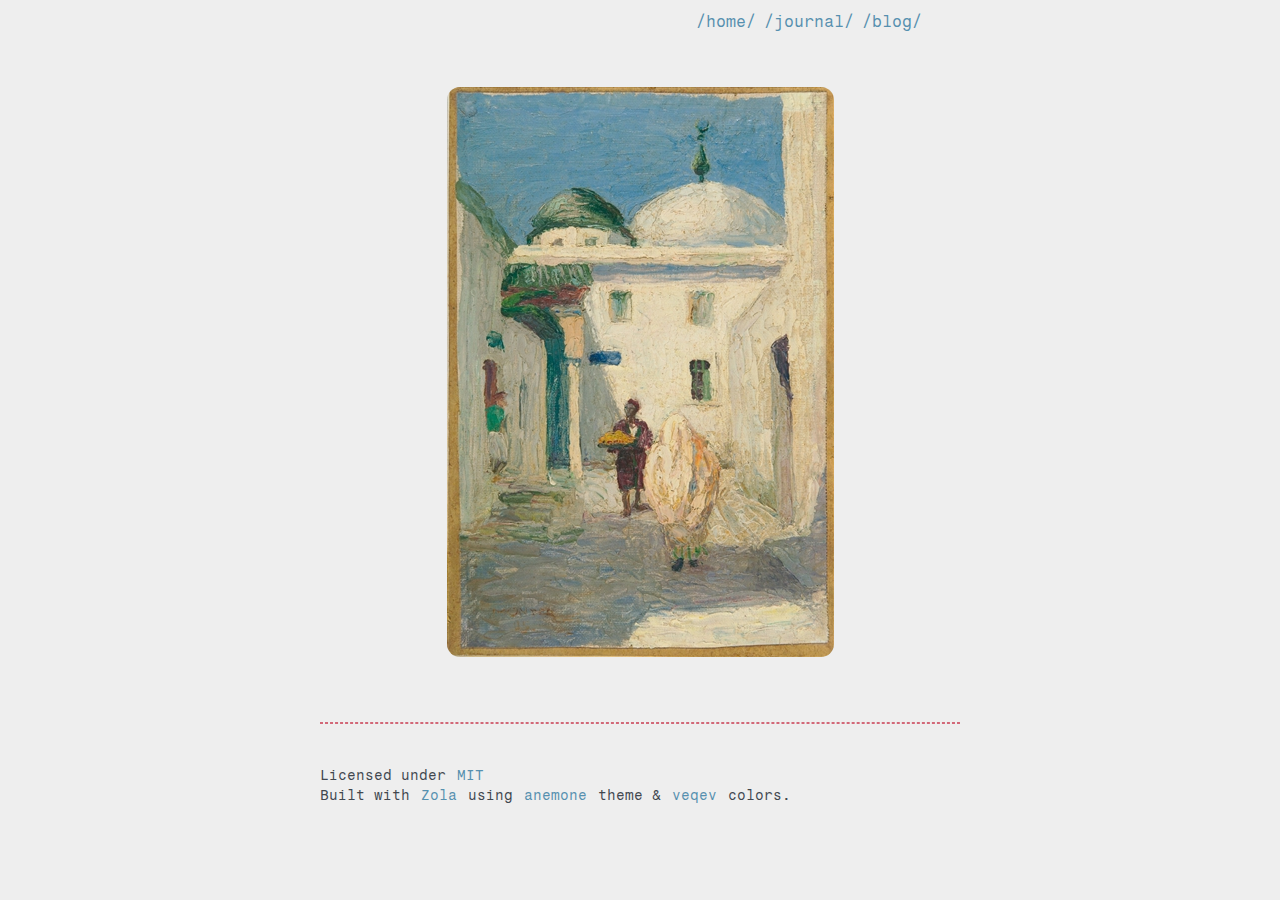
<file: index.html>
<!doctype html>
<html lang="en">
  <head>
    <meta charset="UTF-8">
<meta content="IE=edge" http-equiv="X-UA-Compatible"/>
<meta content="text/html; charset=UTF-8" http-equiv="content-type"/>
<meta name="viewport" content="width=device-width, initial-scale=1, user-scalable=no" />
<meta name="robots" content="index, follow">
















<title>Home</title>



<meta name="title" content="Home">


<meta name="author" content="phil">


<meta name="description" content="rantbox">

<meta property="og:type" content="website">
<meta property="og:url" content="https://100phlecs.github.io/">

<meta property="og:site_name" content="">


<meta property="og:title" content="Home">


<meta property="og:description" content="rantbox">


<meta property="og:image" content="https:&#x2F;&#x2F;100phlecs.github.io&#x2F;favicon.ico">



<meta property="twitter:card" content="summary_large_image">
<meta property="twitter:url" content="https://100phlecs.github.io/">

<meta property="twitter:title" content="Home">


<meta property="twitter:description" content="rantbox">


<meta property="twitter:image" content="https:&#x2F;&#x2F;100phlecs.github.io&#x2F;favicon.ico">


<link rel="canonical" href="https://100phlecs.github.io/">

<link rel="shortcut icon" type="image/x-icon" href="https://100phlecs.github.io/favicon.ico">




<link rel="alternate" type="application/atom+xml" title="RSS" href="https://100phlecs.github.io/atom.xml"> 



<link rel="stylesheet" href="https://100phlecs.github.io/style.css"/>

  </head>
  <body>
    <div class="wrapper">
      <header>
        
<nav class="navBar">
  
  
  
  <a href="https://100phlecs.github.io" >&#x2F;home&#x2F;</a>
  
  
  
  
  <a href="https://100phlecs.github.io/journal" >&#x2F;journal&#x2F;</a>
  
  
  
  
  <a href="https://100phlecs.github.io/blog" >&#x2F;blog&#x2F;</a>
  
  
  <div class="themeSwitch">
    <button class="themeButton light" onclick="setTheme('light')" title="Light mode"><svg class="icons icons__background"><use href="https://100phlecs.github.io/icons.svg#lightMode"></use></svg></button>
    <button class="themeButton dark" onclick="setTheme('dark')" title="Dark mode"><svg class="icons icons__background"><use href="https://100phlecs.github.io/icons.svg#darkMode"></use></svg></button>
  </div>
</nav>

<script>
  const setTheme = (theme) => {
      document.documentElement.className = theme;
      localStorage.setItem('theme', theme);
  }
  const getTheme = () => {
      const theme = localStorage.getItem('theme');
      theme && setTheme(theme);
  }
  getTheme()
</script>
      </header>
      <main>
        
<p><img src="/images/moschee-in-tunis-1905.jpeg" alt="be" /></p>




      </main>
      <footer>
        <hr>
<div class=footContainer>
  <div class="footLeft">
    <p>Licensed under <a target="_blank" rel="noopener noreferrer" href="https://fr.wikipedia.org/wiki/Licence_MIT">MIT</a><br>
      Built with <a target="_blank" rel="noopener noreferrer" href="https://www.getzola.org">Zola</a> using <a target="_blank" rel="noopener noreferrer" href="https://github.com/Speyll/anemone">anemone</a> theme &amp; <a target="_blank" rel="noopener noreferrer" href="https://github.com/Speyll/veqev">veqev</a> colors.<br>
    </p>
  </div>
  <div class="footRight">
    <a class="icons__background" target="_blank" rel="noopener noreferrer" href="https://100phlecs.github.io/atom.xml" title="Subscribe via RSS for updates."><svg class="icons icons__background"><use href="https://100phlecs.github.io/icons.svg#rss"></use></svg></a>
  </div>
</div>
      </footer>
    </div>
  </body>
</html>
</file>
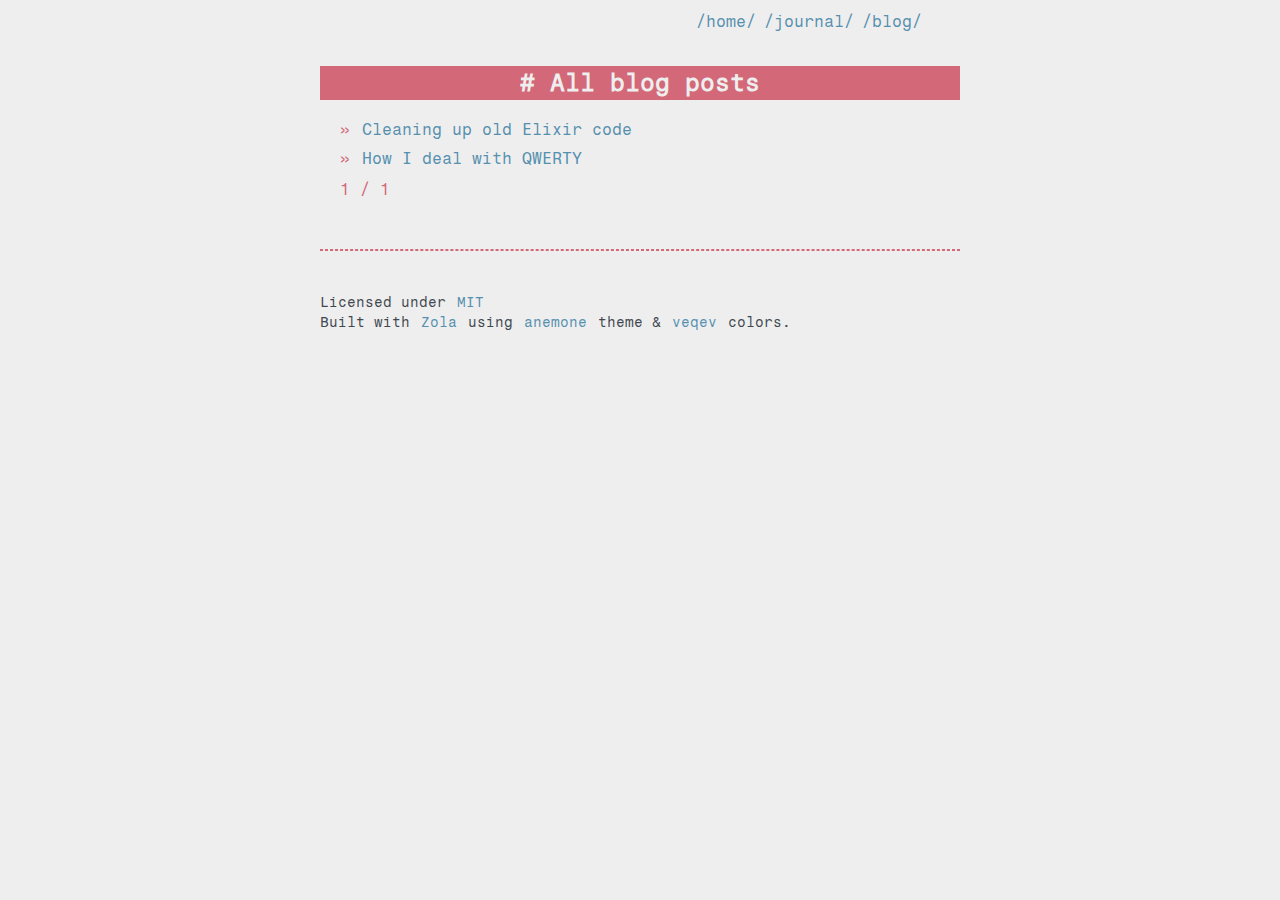
<file: blog/index.html>
<!doctype html>
<html lang="en">
  <head>
    <meta charset="UTF-8">
<meta content="IE=edge" http-equiv="X-UA-Compatible"/>
<meta content="text/html; charset=UTF-8" http-equiv="content-type"/>
<meta name="viewport" content="width=device-width, initial-scale=1, user-scalable=no" />
<meta name="robots" content="index, follow">
















<title>All blog posts</title>



<meta name="title" content="All blog posts">


<meta name="author" content="phil">


<meta name="description" content="rantbox">

<meta property="og:type" content="website">
<meta property="og:url" content="https://100phlecs.github.io/blog/">

<meta property="og:site_name" content="">


<meta property="og:title" content="All blog posts">


<meta property="og:description" content="rantbox">


<meta property="og:image" content="https:&#x2F;&#x2F;100phlecs.github.io&#x2F;favicon.ico">



<meta property="twitter:card" content="summary_large_image">
<meta property="twitter:url" content="https://100phlecs.github.io/blog/">

<meta property="twitter:title" content="All blog posts">


<meta property="twitter:description" content="rantbox">


<meta property="twitter:image" content="https:&#x2F;&#x2F;100phlecs.github.io&#x2F;favicon.ico">


<link rel="canonical" href="https://100phlecs.github.io/blog/">

<link rel="shortcut icon" type="image/x-icon" href="https://100phlecs.github.io/favicon.ico">




<link rel="alternate" type="application/atom+xml" title="RSS" href="https://100phlecs.github.io/atom.xml"> 



<link rel="stylesheet" href="https://100phlecs.github.io/style.css"/>

  </head>
  <body>
    <div class="wrapper">
      <header>
        
<nav class="navBar">
  
  
  
  <a href="https://100phlecs.github.io" >&#x2F;home&#x2F;</a>
  
  
  
  
  <a href="https://100phlecs.github.io/journal" >&#x2F;journal&#x2F;</a>
  
  
  
  
  <a href="https://100phlecs.github.io/blog" >&#x2F;blog&#x2F;</a>
  
  
  <div class="themeSwitch">
    <button class="themeButton light" onclick="setTheme('light')" title="Light mode"><svg class="icons icons__background"><use href="https://100phlecs.github.io/icons.svg#lightMode"></use></svg></button>
    <button class="themeButton dark" onclick="setTheme('dark')" title="Dark mode"><svg class="icons icons__background"><use href="https://100phlecs.github.io/icons.svg#darkMode"></use></svg></button>
  </div>
</nav>

<script>
  const setTheme = (theme) => {
      document.documentElement.className = theme;
      localStorage.setItem('theme', theme);
  }
  const getTheme = () => {
      const theme = localStorage.getItem('theme');
      theme && setTheme(theme);
  }
  getTheme()
</script>
      </header>
      <main>
        
<h1>All blog posts</h1>







<ul class="titleList">

  <li>
    <a href="https://100phlecs.github.io/blog/cleaning-up-old-code/">Cleaning up old Elixir code</a>
  </li>

  <li>
    <a href="https://100phlecs.github.io/blog/custom-macos-keys/">How I deal with QWERTY</a>
  </li>

</ul>


<div class="metaData"> &nbsp 1 / 1 &nbsp </div>


      </main>
      <footer>
        <hr>
<div class=footContainer>
  <div class="footLeft">
    <p>Licensed under <a target="_blank" rel="noopener noreferrer" href="https://fr.wikipedia.org/wiki/Licence_MIT">MIT</a><br>
      Built with <a target="_blank" rel="noopener noreferrer" href="https://www.getzola.org">Zola</a> using <a target="_blank" rel="noopener noreferrer" href="https://github.com/Speyll/anemone">anemone</a> theme &amp; <a target="_blank" rel="noopener noreferrer" href="https://github.com/Speyll/veqev">veqev</a> colors.<br>
    </p>
  </div>
  <div class="footRight">
    <a class="icons__background" target="_blank" rel="noopener noreferrer" href="https://100phlecs.github.io/atom.xml" title="Subscribe via RSS for updates."><svg class="icons icons__background"><use href="https://100phlecs.github.io/icons.svg#rss"></use></svg></a>
  </div>
</div>
      </footer>
    </div>
  </body>
</html>
</file>
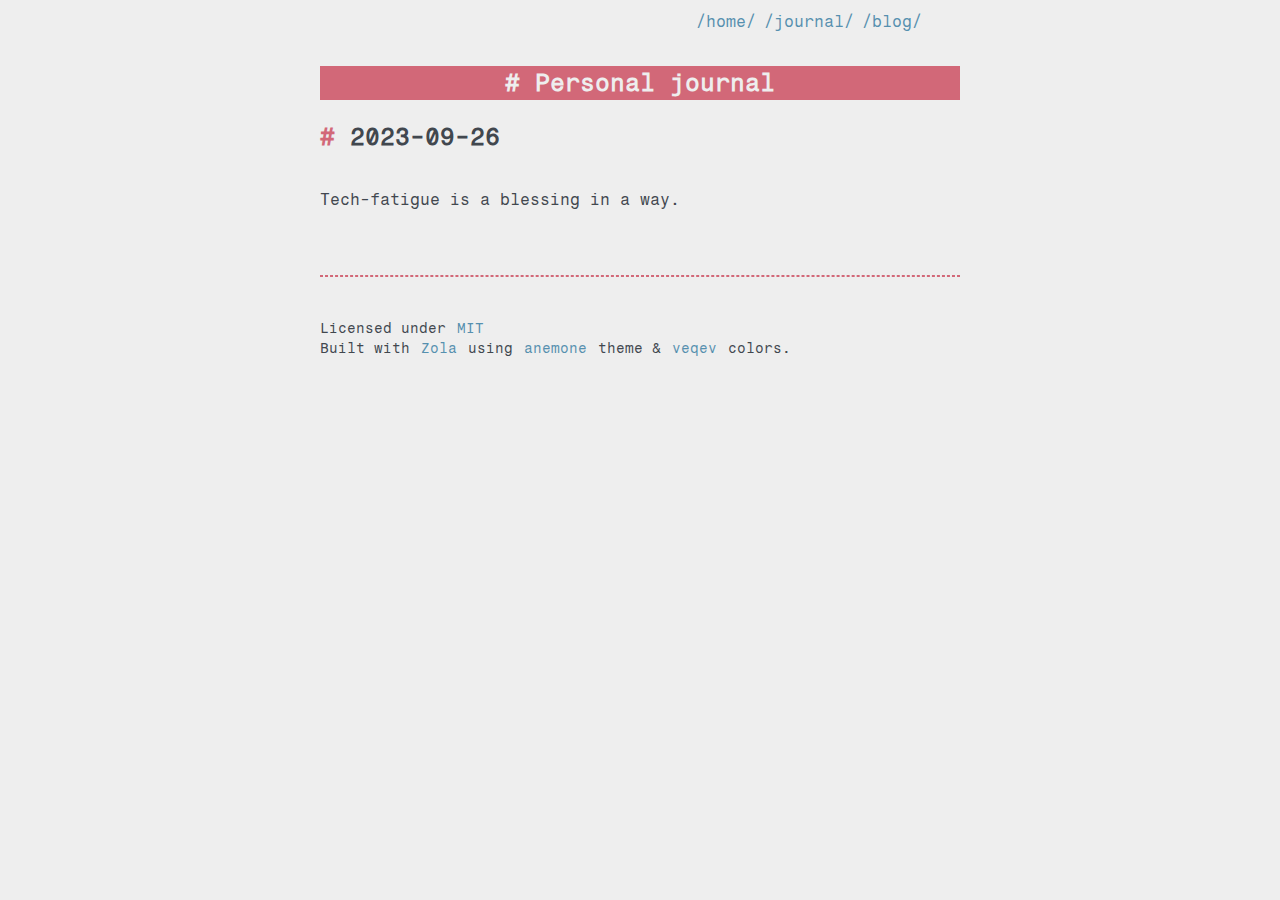
<file: journal/index.html>
<!doctype html>
<html lang="en">
  <head>
    <meta charset="UTF-8">
<meta content="IE=edge" http-equiv="X-UA-Compatible"/>
<meta content="text/html; charset=UTF-8" http-equiv="content-type"/>
<meta name="viewport" content="width=device-width, initial-scale=1, user-scalable=no" />
<meta name="robots" content="index, follow">
















<title>Personal journal</title>



<meta name="title" content="Personal journal">


<meta name="author" content="phil">


<meta name="description" content="rantbox">

<meta property="og:type" content="website">
<meta property="og:url" content="https://100phlecs.github.io/journal/">

<meta property="og:site_name" content="">


<meta property="og:title" content="Personal journal">


<meta property="og:description" content="rantbox">


<meta property="og:image" content="https:&#x2F;&#x2F;100phlecs.github.io&#x2F;favicon.ico">



<meta property="twitter:card" content="summary_large_image">
<meta property="twitter:url" content="https://100phlecs.github.io/journal/">

<meta property="twitter:title" content="Personal journal">


<meta property="twitter:description" content="rantbox">


<meta property="twitter:image" content="https:&#x2F;&#x2F;100phlecs.github.io&#x2F;favicon.ico">


<link rel="canonical" href="https://100phlecs.github.io/journal/">

<link rel="shortcut icon" type="image/x-icon" href="https://100phlecs.github.io/favicon.ico">




<link rel="alternate" type="application/atom+xml" title="RSS" href="https://100phlecs.github.io/atom.xml"> 



<link rel="stylesheet" href="https://100phlecs.github.io/style.css"/>

  </head>
  <body>
    <div class="wrapper">
      <header>
        
<nav class="navBar">
  
  
  
  <a href="https://100phlecs.github.io" >&#x2F;home&#x2F;</a>
  
  
  
  
  <a href="https://100phlecs.github.io/journal" >&#x2F;journal&#x2F;</a>
  
  
  
  
  <a href="https://100phlecs.github.io/blog" >&#x2F;blog&#x2F;</a>
  
  
  <div class="themeSwitch">
    <button class="themeButton light" onclick="setTheme('light')" title="Light mode"><svg class="icons icons__background"><use href="https://100phlecs.github.io/icons.svg#lightMode"></use></svg></button>
    <button class="themeButton dark" onclick="setTheme('dark')" title="Dark mode"><svg class="icons icons__background"><use href="https://100phlecs.github.io/icons.svg#darkMode"></use></svg></button>
  </div>
</nav>

<script>
  const setTheme = (theme) => {
      document.documentElement.className = theme;
      localStorage.setItem('theme', theme);
  }
  const getTheme = () => {
      const theme = localStorage.getItem('theme');
      theme && setTheme(theme);
  }
  getTheme()
</script>
      </header>
      <main>
        
<h1>Personal journal</h1>



<h2 id="2023-09-26">2023-09-26</h2>
<p>Tech-fatigue is a blessing in a way. </p>


<p class="tagsData">

</p>

      </main>
      <footer>
        <hr>
<div class=footContainer>
  <div class="footLeft">
    <p>Licensed under <a target="_blank" rel="noopener noreferrer" href="https://fr.wikipedia.org/wiki/Licence_MIT">MIT</a><br>
      Built with <a target="_blank" rel="noopener noreferrer" href="https://www.getzola.org">Zola</a> using <a target="_blank" rel="noopener noreferrer" href="https://github.com/Speyll/anemone">anemone</a> theme &amp; <a target="_blank" rel="noopener noreferrer" href="https://github.com/Speyll/veqev">veqev</a> colors.<br>
    </p>
  </div>
  <div class="footRight">
    <a class="icons__background" target="_blank" rel="noopener noreferrer" href="https://100phlecs.github.io/atom.xml" title="Subscribe via RSS for updates."><svg class="icons icons__background"><use href="https://100phlecs.github.io/icons.svg#rss"></use></svg></a>
  </div>
</div>
      </footer>
    </div>
  </body>
</html>
</file>
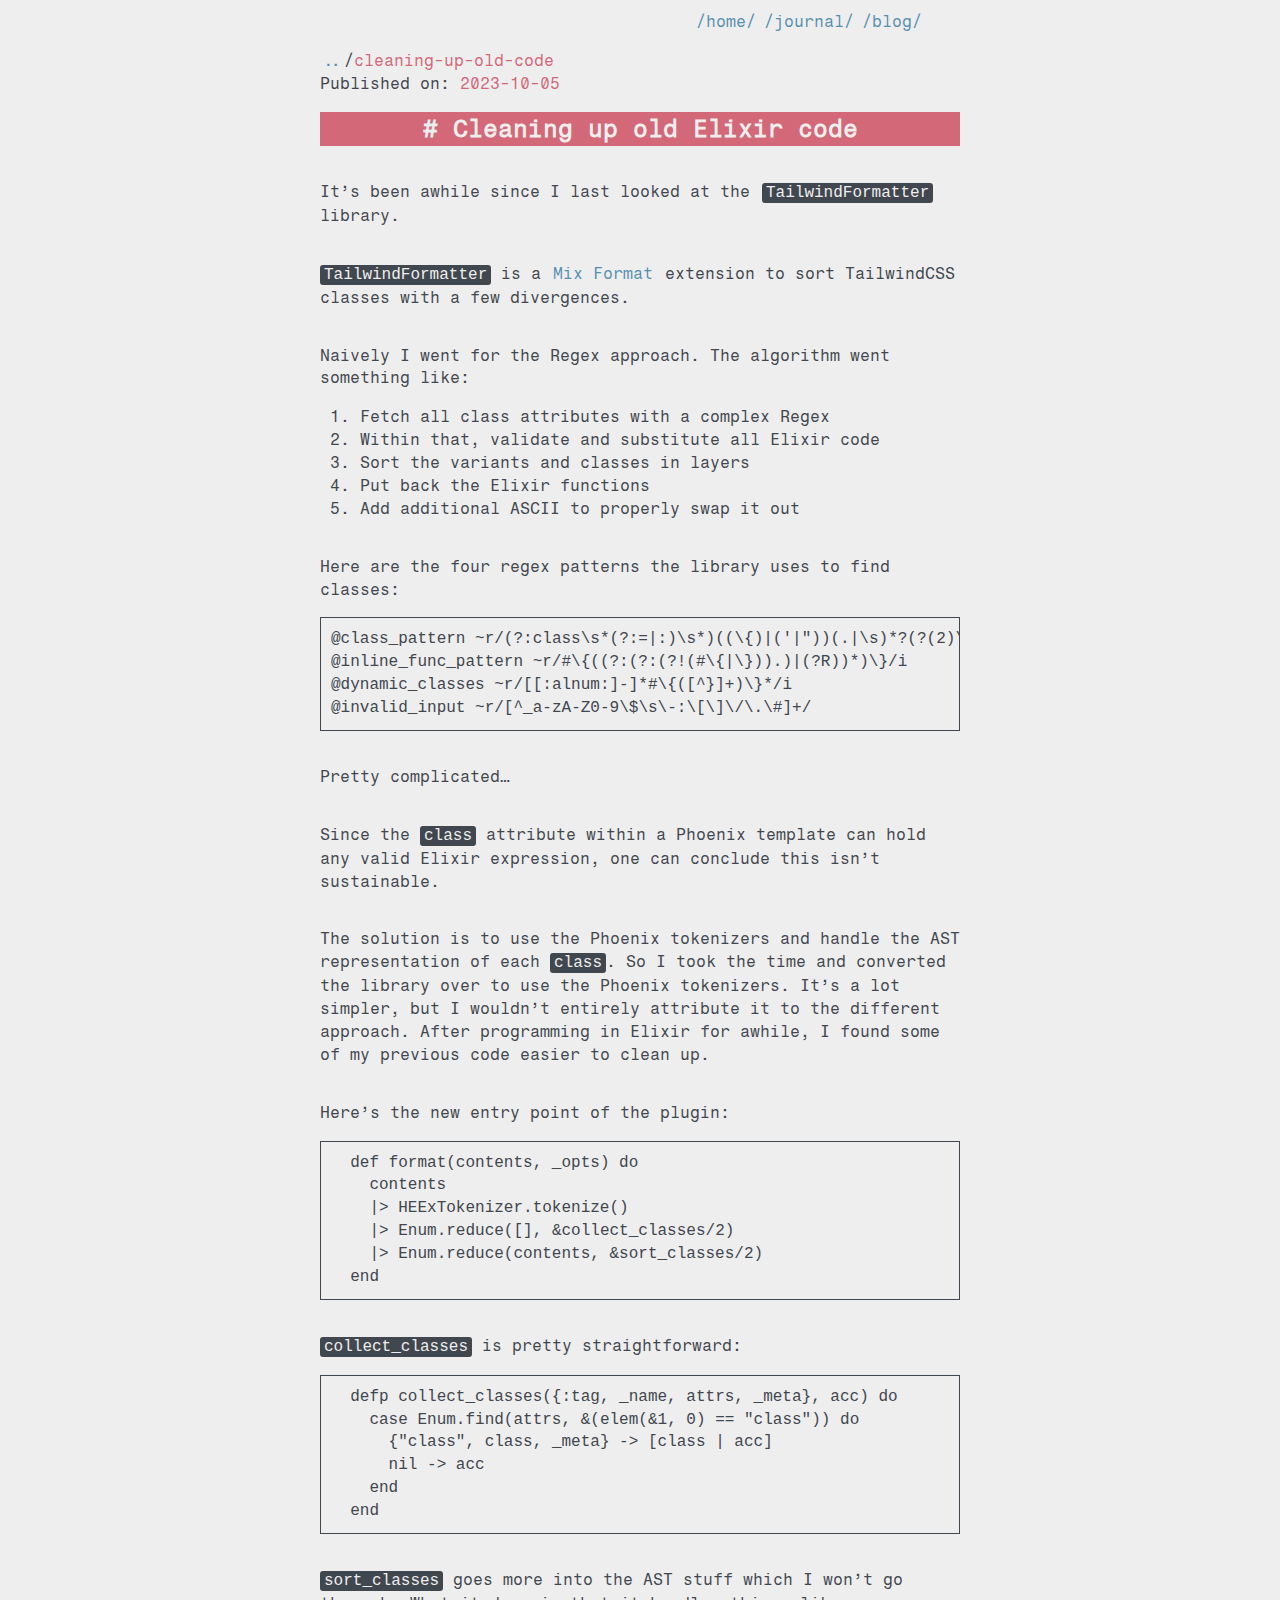
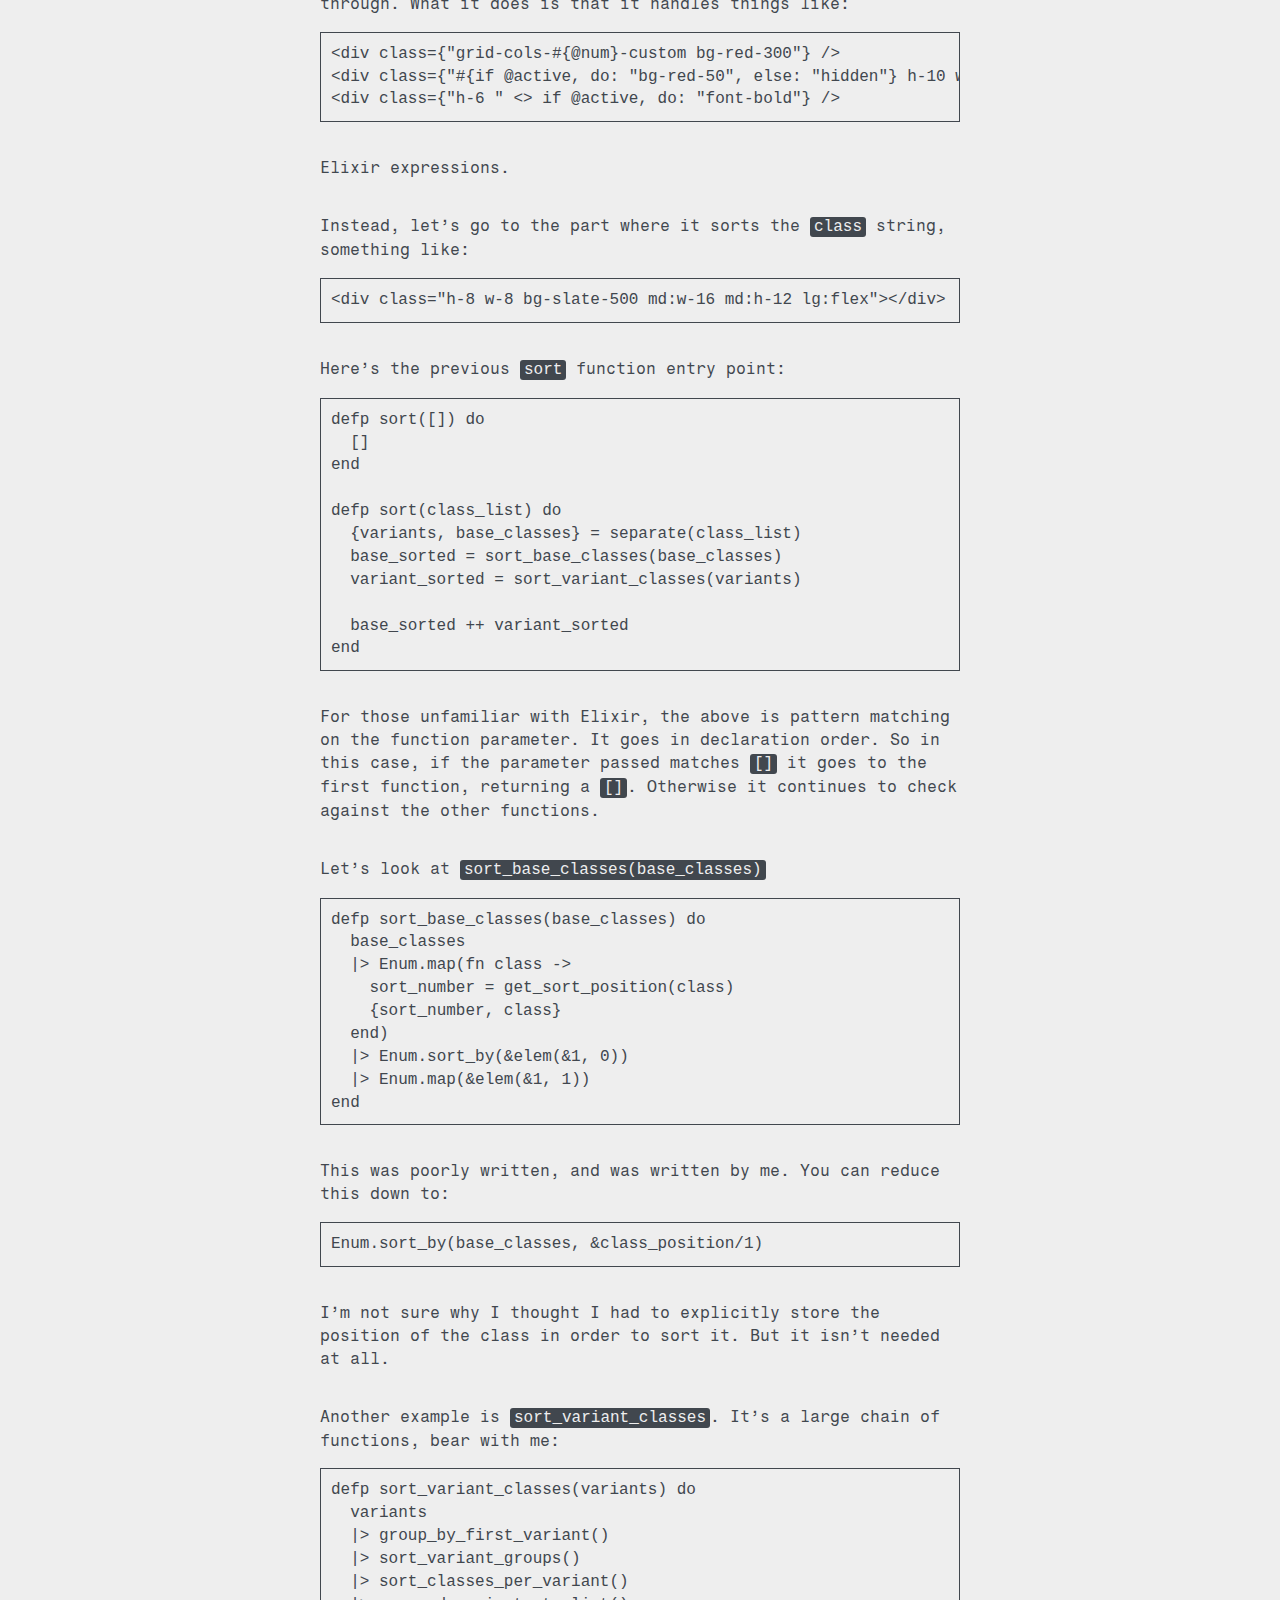
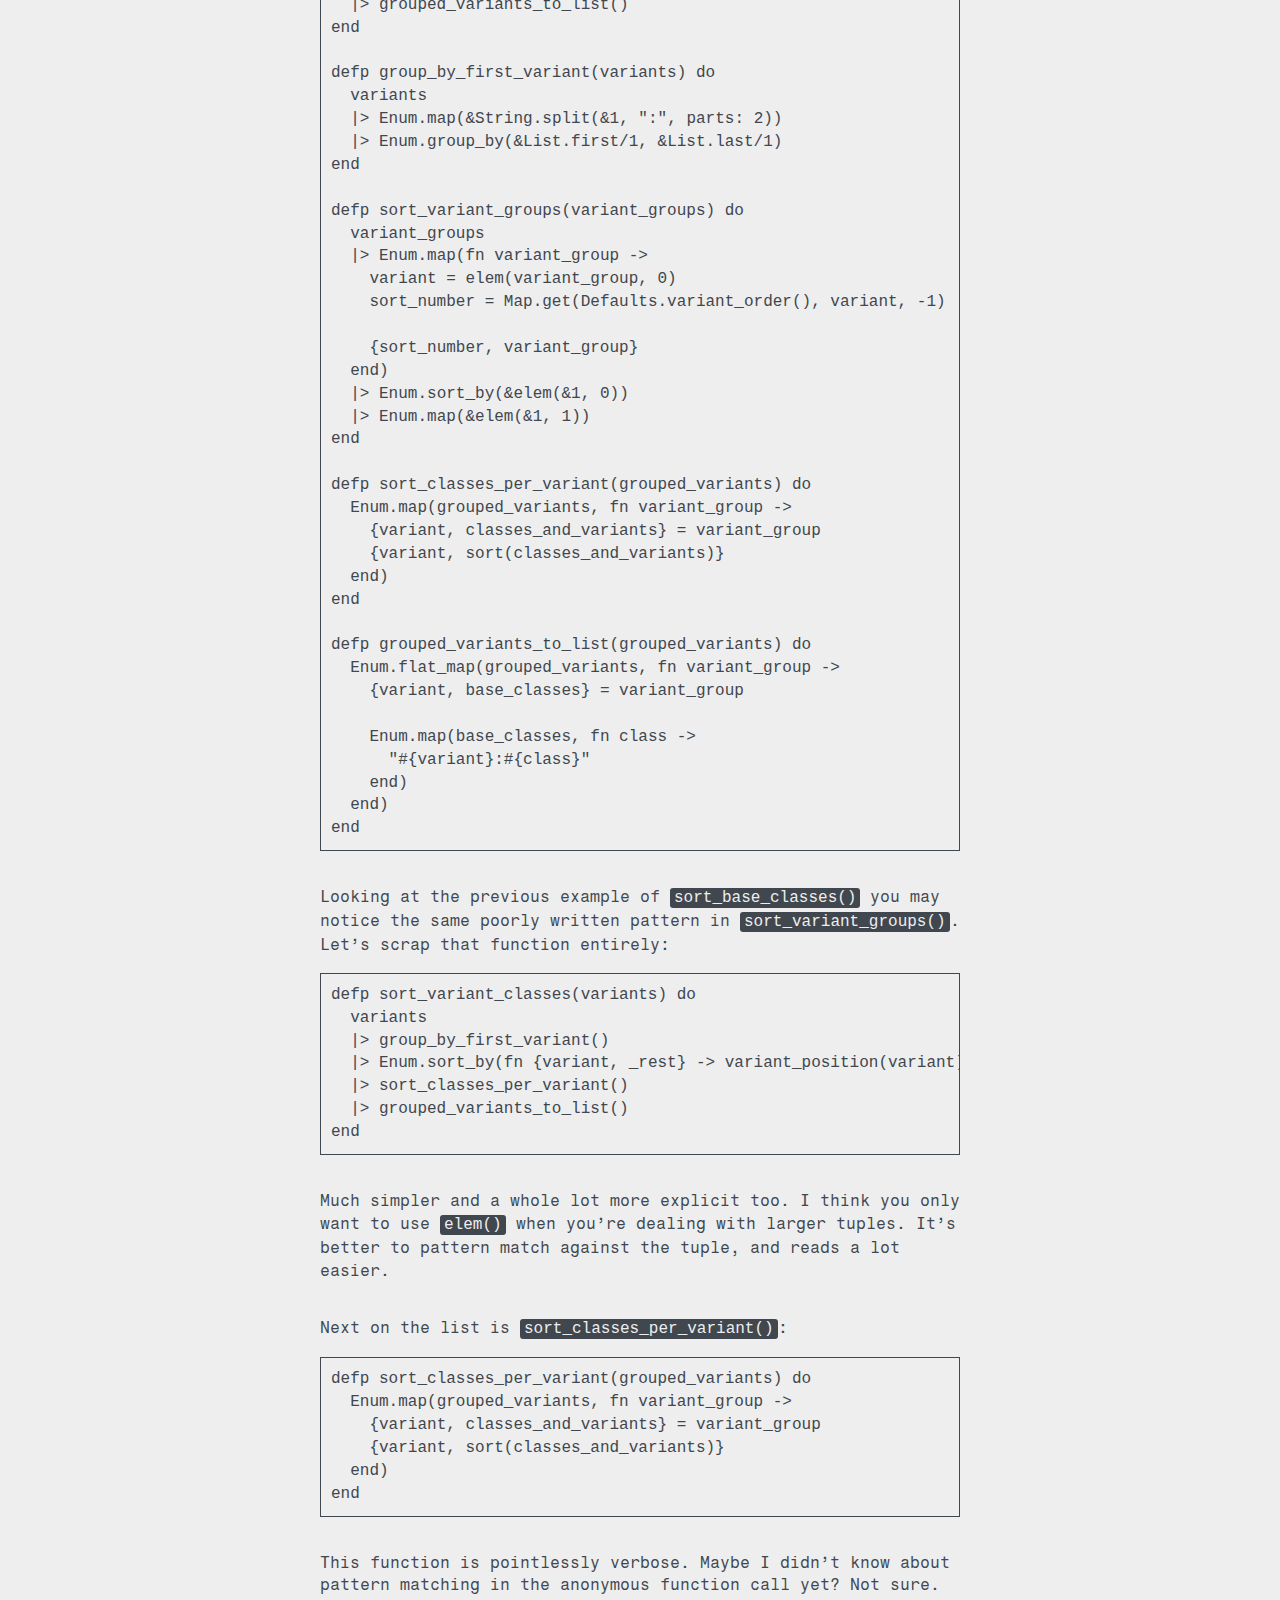
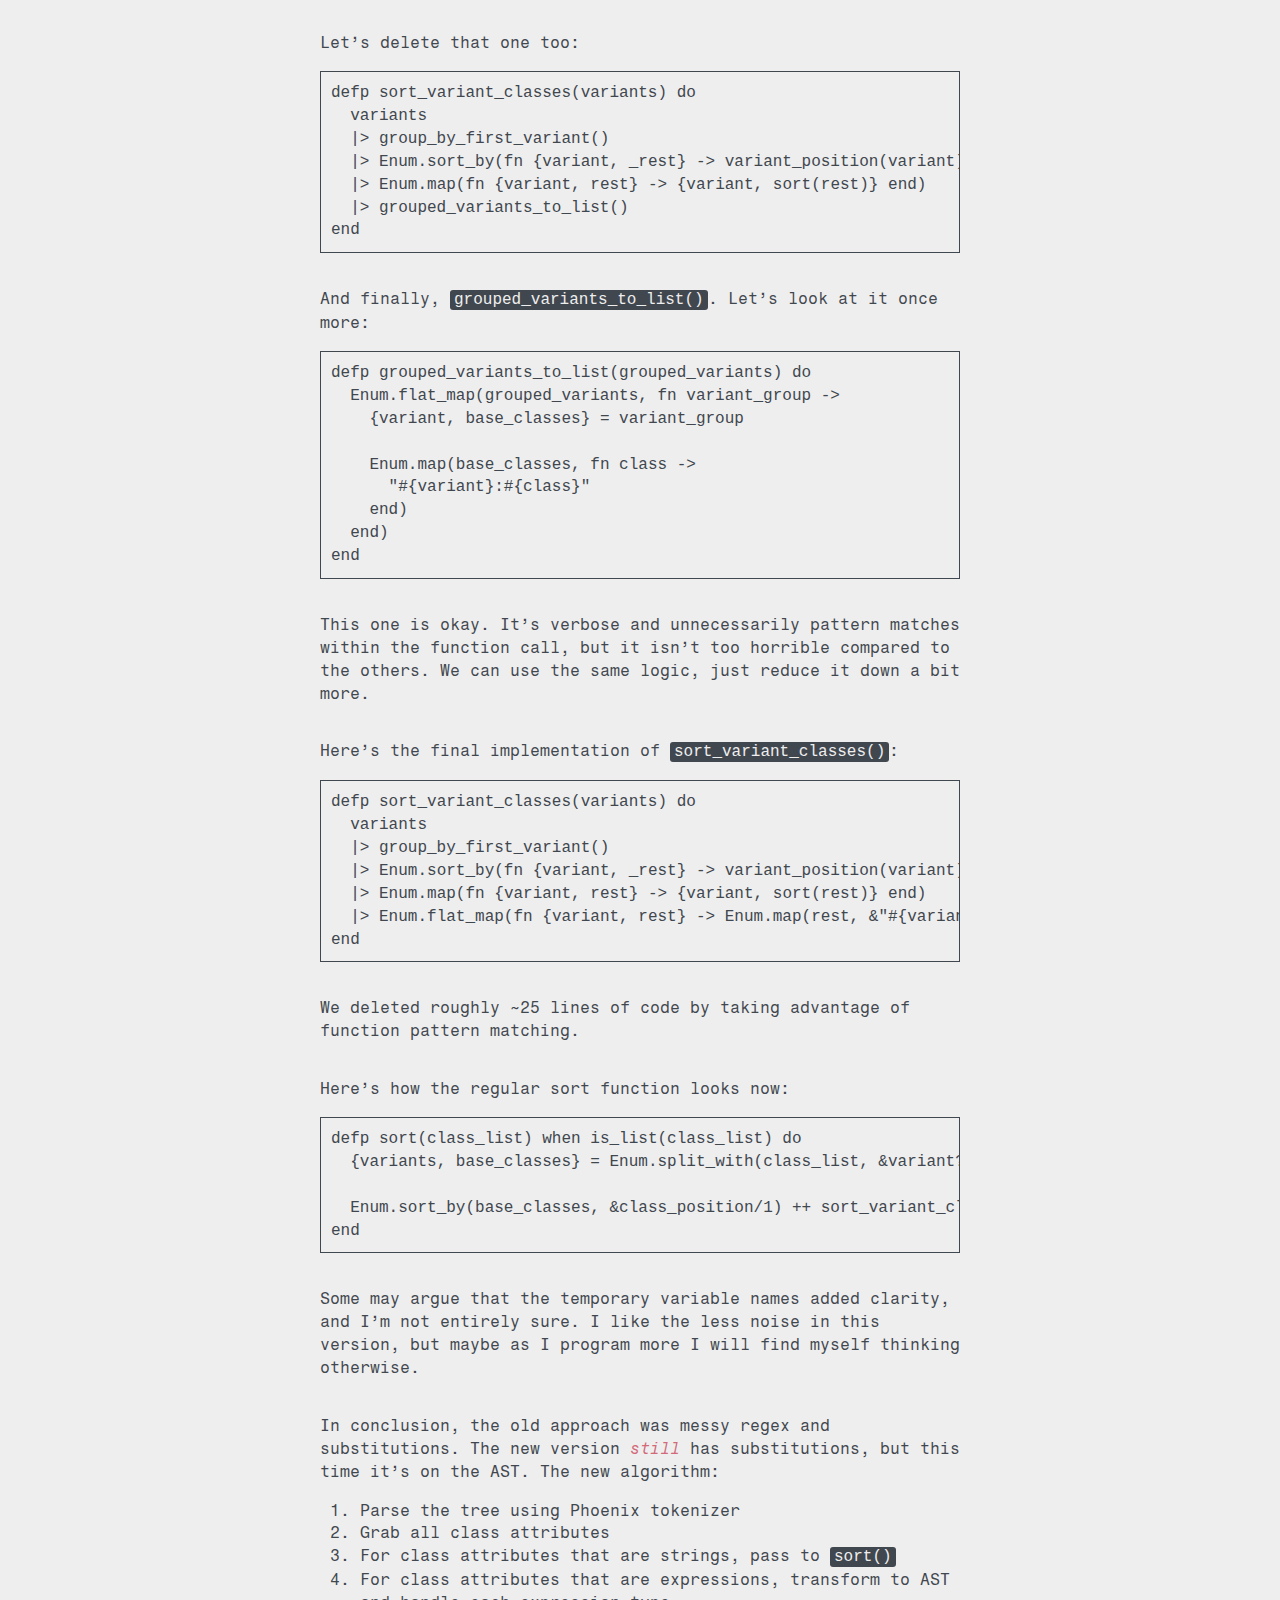
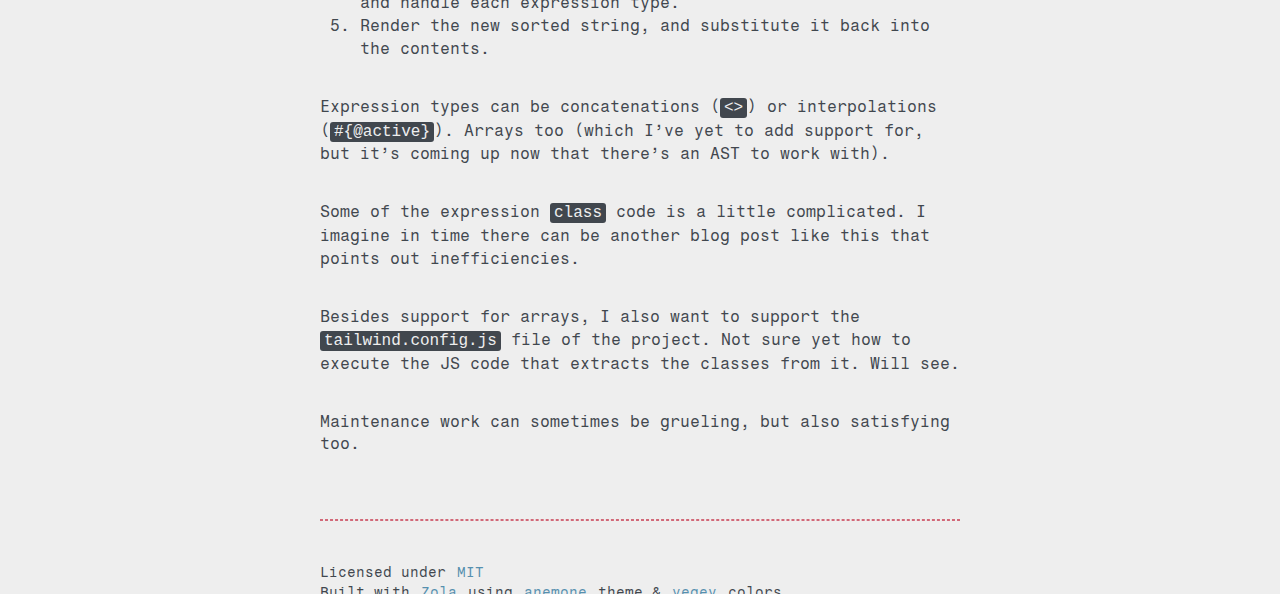
<file: blog/cleaning-up-old-code/index.html>
<!doctype html>
<html lang="en">
  <head>
    <meta charset="UTF-8">
<meta content="IE=edge" http-equiv="X-UA-Compatible"/>
<meta content="text/html; charset=UTF-8" http-equiv="content-type"/>
<meta name="viewport" content="width=device-width, initial-scale=1, user-scalable=no" />
<meta name="robots" content="index, follow">
















<title>Cleaning up old Elixir code</title>



<meta name="title" content="Cleaning up old Elixir code">


<meta name="author" content="phil">


<meta name="description" content="rantbox">

<meta property="og:type" content="website">
<meta property="og:url" content="https://100phlecs.github.io/blog/cleaning-up-old-code/">

<meta property="og:site_name" content="">


<meta property="og:title" content="Cleaning up old Elixir code">


<meta property="og:description" content="rantbox">


<meta property="og:image" content="https:&#x2F;&#x2F;100phlecs.github.io&#x2F;favicon.ico">



<meta property="twitter:card" content="summary_large_image">
<meta property="twitter:url" content="https://100phlecs.github.io/blog/cleaning-up-old-code/">

<meta property="twitter:title" content="Cleaning up old Elixir code">


<meta property="twitter:description" content="rantbox">


<meta property="twitter:image" content="https:&#x2F;&#x2F;100phlecs.github.io&#x2F;favicon.ico">


<link rel="canonical" href="https://100phlecs.github.io/blog/cleaning-up-old-code/">

<link rel="shortcut icon" type="image/x-icon" href="https://100phlecs.github.io/favicon.ico">




<link rel="alternate" type="application/atom+xml" title="RSS" href="https://100phlecs.github.io/atom.xml"> 



<link rel="stylesheet" href="https://100phlecs.github.io/style.css"/>

  </head>
  <body>
    <div class="wrapper">
      <header>
        
<nav class="navBar">
  
  
  
  <a href="https://100phlecs.github.io" >&#x2F;home&#x2F;</a>
  
  
  
  
  <a href="https://100phlecs.github.io/journal" >&#x2F;journal&#x2F;</a>
  
  
  
  
  <a href="https://100phlecs.github.io/blog" >&#x2F;blog&#x2F;</a>
  
  
  <div class="themeSwitch">
    <button class="themeButton light" onclick="setTheme('light')" title="Light mode"><svg class="icons icons__background"><use href="https://100phlecs.github.io/icons.svg#lightMode"></use></svg></button>
    <button class="themeButton dark" onclick="setTheme('dark')" title="Dark mode"><svg class="icons icons__background"><use href="https://100phlecs.github.io/icons.svg#darkMode"></use></svg></button>
  </div>
</nav>

<script>
  const setTheme = (theme) => {
      document.documentElement.className = theme;
      localStorage.setItem('theme', theme);
  }
  const getTheme = () => {
      const theme = localStorage.getItem('theme');
      theme && setTheme(theme);
  }
  getTheme()
</script>
      </header>
      <main>
        
<div><a href="..">..</a>/<span class="metaData">cleaning-up-old-code</span></div>
<time datetime="2023-10-05">Published on: <span class="metaData">2023-10-05</span></time>
<h1>Cleaning up old Elixir code</h1>



<p>It’s been awhile since I last looked at the <a rel="noopener" target="_blank" href="https://github.com/100phlecs/tailwind_formatter"><code>TailwindFormatter</code></a> library.</p>
<p><code>TailwindFormatter</code> is a <a rel="noopener" target="_blank" href="https://hexdocs.pm/mix/main/Mix.Tasks.Format.html#module-plugins">Mix Format</a> extension to sort TailwindCSS classes with a few divergences. </p>
<p>Naively I went for the Regex approach. The algorithm went something like:</p>
<ol>
<li>Fetch all class attributes with a complex Regex</li>
<li>Within that, validate and substitute all Elixir code</li>
<li>Sort the variants and classes in layers</li>
<li>Put back the Elixir functions</li>
<li>Add additional ASCII to properly swap it out</li>
</ol>
<p>Here are the four regex patterns the library uses to find classes:</p>
<pre data-lang="elixir" class="language-elixir z-code"><code class="language-elixir" data-lang="elixir"><span class="z-source z-elixir"><span class="z-variable z-other z-module z-elixir"><span class="z-keyword z-operator z-definition z-constant z-elixir">@</span>class_pattern</span> <span class="z-meta z-string z-elixir"><span class="z-storage z-type z-string z-elixir">~r</span></span><span class="z-meta z-string z-elixir"><span class="z-string z-interpolated z-elixir"><span class="z-punctuation z-definition z-string z-begin z-elixir">/</span><span class="z-meta z-group z-regexp z-elixir"><span class="z-keyword z-control z-group z-regexp z-elixir"><span class="z-punctuation z-definition z-group z-begin z-regexp z-elixir">(</span></span><span class="z-keyword z-control z-non-capturing-group z-regexp z-elixir">?:</span></span><span class="z-meta z-group z-regexp z-elixir"><span class="z-meta z-literal z-regexp z-elixir">c</span><span class="z-meta z-literal z-regexp z-elixir">l</span><span class="z-meta z-literal z-regexp z-elixir">a</span><span class="z-meta z-literal z-regexp z-elixir">s</span><span class="z-meta z-literal z-regexp z-elixir">s</span><span class="z-constant z-other z-escape-sequence z-regexp z-elixir">\s</span><span class="z-meta z-quantifier z-regexp z-elixir"><span class="z-keyword z-operator z-quantifier z-regexp z-elixir">*</span></span><span class="z-meta z-group z-regexp z-elixir"><span class="z-keyword z-control z-group z-regexp z-elixir"><span class="z-punctuation z-definition z-group z-begin z-regexp z-elixir">(</span></span><span class="z-keyword z-control z-non-capturing-group z-regexp z-elixir">?:</span></span><span class="z-meta z-group z-regexp z-elixir"><span class="z-meta z-literal z-regexp z-elixir">=</span><span class="z-keyword z-operator z-alternation z-regexp z-elixir">|</span><span class="z-meta z-literal z-regexp z-elixir">:</span></span><span class="z-meta z-group z-regexp z-elixir"><span class="z-keyword z-control z-group z-regexp z-elixir"><span class="z-punctuation z-definition z-group z-end z-regexp z-elixir">)</span></span></span><span class="z-constant z-other z-escape-sequence z-regexp z-elixir">\s</span><span class="z-meta z-quantifier z-regexp z-elixir"><span class="z-keyword z-operator z-quantifier z-regexp z-elixir">*</span></span></span><span class="z-meta z-group z-regexp z-elixir"><span class="z-keyword z-control z-group z-regexp z-elixir"><span class="z-punctuation z-definition z-group z-end z-regexp z-elixir">)</span></span></span><span class="z-meta z-group z-regexp z-elixir"><span class="z-keyword z-control z-group z-regexp z-elixir"><span class="z-punctuation z-definition z-group z-begin z-regexp z-elixir">(</span></span></span><span class="z-meta z-group z-regexp z-elixir"><span class="z-meta z-group z-regexp z-elixir"><span class="z-keyword z-control z-group z-regexp z-elixir"><span class="z-punctuation z-definition z-group z-begin z-regexp z-elixir">(</span></span></span><span class="z-meta z-group z-regexp z-elixir"><span class="z-constant z-character z-escape z-regexp z-elixir">\{</span></span><span class="z-meta z-group z-regexp z-elixir"><span class="z-keyword z-control z-group z-regexp z-elixir"><span class="z-punctuation z-definition z-group z-end z-regexp z-elixir">)</span></span></span><span class="z-keyword z-operator z-alternation z-regexp z-elixir">|</span><span class="z-meta z-group z-regexp z-elixir"><span class="z-keyword z-control z-group z-regexp z-elixir"><span class="z-punctuation z-definition z-group z-begin z-regexp z-elixir">(</span></span></span><span class="z-meta z-group z-regexp z-elixir"><span class="z-meta z-literal z-regexp z-elixir">&#39;</span><span class="z-keyword z-operator z-alternation z-regexp z-elixir">|</span><span class="z-meta z-literal z-regexp z-elixir">&quot;</span></span><span class="z-meta z-group z-regexp z-elixir"><span class="z-keyword z-control z-group z-regexp z-elixir"><span class="z-punctuation z-definition z-group z-end z-regexp z-elixir">)</span></span></span></span><span class="z-meta z-group z-regexp z-elixir"><span class="z-keyword z-control z-group z-regexp z-elixir"><span class="z-punctuation z-definition z-group z-end z-regexp z-elixir">)</span></span></span><span class="z-meta z-group z-regexp z-elixir"><span class="z-keyword z-control z-group z-regexp z-elixir"><span class="z-punctuation z-definition z-group z-begin z-regexp z-elixir">(</span></span></span><span class="z-meta z-group z-regexp z-elixir"><span class="z-keyword z-other z-any z-regexp z-elixir">.</span><span class="z-keyword z-operator z-alternation z-regexp z-elixir">|</span><span class="z-constant z-other z-escape-sequence z-regexp z-elixir">\s</span></span><span class="z-meta z-group z-regexp z-elixir"><span class="z-keyword z-control z-group z-regexp z-elixir"><span class="z-punctuation z-definition z-group z-end z-regexp z-elixir">)</span></span></span><span class="z-meta z-quantifier z-regexp z-elixir"><span class="z-keyword z-operator z-quantifier z-regexp z-elixir">*?</span></span><span class="z-meta z-group z-regexp z-elixir"><span class="z-keyword z-control z-group z-regexp z-elixir"><span class="z-punctuation z-definition z-group z-begin z-regexp z-elixir">(</span></span></span><span class="z-meta z-group z-regexp z-elixir"><span class="z-meta z-conditional z-regexp z-elixir"><span class="z-keyword z-control z-conditional z-regexp z-elixir">?<span class="z-punctuation z-definition z-conditional z-begin z-regexp z-elixir">(</span></span></span><span class="z-meta z-conditional z-regexp z-elixir"><span class="z-invalid z-illegal z-conditional z-regexp z-elixir">2</span><span class="z-keyword z-control z-conditional z-regexp z-elixir"><span class="z-punctuation z-definition z-conditional z-end z-regexp z-elixir">)</span></span></span><span class="z-meta z-group z-regexp z-elixir"><span class="z-constant z-character z-escape z-regexp z-elixir">\}</span><span class="z-keyword z-operator z-alternation z-regexp z-elixir">|</span><span class="z-meta z-group z-regexp z-elixir"><span class="z-keyword z-control z-group z-regexp z-elixir"><span class="z-punctuation z-definition z-group z-begin z-regexp z-elixir">(</span></span></span><span class="z-meta z-group z-regexp z-elixir"><span class="z-meta z-literal z-regexp z-elixir">&quot;</span><span class="z-keyword z-operator z-alternation z-regexp z-elixir">|</span><span class="z-meta z-literal z-regexp z-elixir">&#39;</span></span><span class="z-meta z-group z-regexp z-elixir"><span class="z-keyword z-control z-group z-regexp z-elixir"><span class="z-punctuation z-definition z-group z-end z-regexp z-elixir">)</span></span></span></span><span class="z-meta z-group z-regexp z-elixir"><span class="z-keyword z-control z-group z-regexp z-elixir"><span class="z-punctuation z-definition z-group z-end z-regexp z-elixir">)</span></span></span></span>/</span></span><span class="z-meta z-string z-elixir"><span class="z-string z-quoted z-modifiers z-elixir"><span class="z-storage z-type z-string z-elixir">i</span></span></span>
<span class="z-variable z-other z-module z-elixir"><span class="z-keyword z-operator z-definition z-constant z-elixir">@</span>inline_func_pattern</span> <span class="z-meta z-string z-elixir"><span class="z-storage z-type z-string z-elixir">~r</span></span><span class="z-meta z-string z-elixir"><span class="z-string z-interpolated z-elixir"><span class="z-punctuation z-definition z-string z-begin z-elixir">/</span><span class="z-meta z-literal z-regexp z-elixir">#</span><span class="z-constant z-character z-escape z-regexp z-elixir">\{</span><span class="z-meta z-group z-regexp z-elixir"><span class="z-keyword z-control z-group z-regexp z-elixir"><span class="z-punctuation z-definition z-group z-begin z-regexp z-elixir">(</span></span></span><span class="z-meta z-group z-regexp z-elixir"><span class="z-meta z-group z-regexp z-elixir"><span class="z-keyword z-control z-group z-regexp z-elixir"><span class="z-punctuation z-definition z-group z-begin z-regexp z-elixir">(</span></span><span class="z-keyword z-control z-non-capturing-group z-regexp z-elixir">?:</span></span><span class="z-meta z-group z-regexp z-elixir"><span class="z-meta z-group z-regexp z-elixir"><span class="z-keyword z-control z-group z-regexp z-elixir"><span class="z-punctuation z-definition z-group z-begin z-regexp z-elixir">(</span></span><span class="z-keyword z-control z-non-capturing-group z-regexp z-elixir">?:</span></span><span class="z-meta z-group z-regexp z-elixir"><span class="z-meta z-group z-regexp z-elixir"><span class="z-keyword z-control z-group z-regexp z-elixir"><span class="z-punctuation z-definition z-group z-begin z-regexp z-elixir">(</span></span><span class="z-keyword z-control z-assertion z-regexp z-elixir">?!</span></span><span class="z-meta z-group z-regexp z-elixir"><span class="z-meta z-group z-regexp z-elixir"><span class="z-keyword z-control z-group z-regexp z-elixir"><span class="z-punctuation z-definition z-group z-begin z-regexp z-elixir">(</span></span></span><span class="z-meta z-group z-regexp z-elixir"><span class="z-meta z-literal z-regexp z-elixir">#</span><span class="z-constant z-character z-escape z-regexp z-elixir">\{</span><span class="z-keyword z-operator z-alternation z-regexp z-elixir">|</span><span class="z-constant z-character z-escape z-regexp z-elixir">\}</span></span><span class="z-meta z-group z-regexp z-elixir"><span class="z-keyword z-control z-group z-regexp z-elixir"><span class="z-punctuation z-definition z-group z-end z-regexp z-elixir">)</span></span></span></span><span class="z-meta z-group z-regexp z-elixir"><span class="z-keyword z-control z-group z-regexp z-elixir"><span class="z-punctuation z-definition z-group z-end z-regexp z-elixir">)</span></span></span><span class="z-keyword z-other z-any z-regexp z-elixir">.</span></span><span class="z-meta z-group z-regexp z-elixir"><span class="z-keyword z-control z-group z-regexp z-elixir"><span class="z-punctuation z-definition z-group z-end z-regexp z-elixir">)</span></span></span><span class="z-keyword z-operator z-alternation z-regexp z-elixir">|</span><span class="z-keyword z-other z-subroutine z-regexp z-elixir">(?<span class="z-variable z-other z-subroutine z-regexp z-elixir">R</span>)</span></span><span class="z-meta z-group z-regexp z-elixir"><span class="z-keyword z-control z-group z-regexp z-elixir"><span class="z-punctuation z-definition z-group z-end z-regexp z-elixir">)</span></span></span><span class="z-meta z-quantifier z-regexp z-elixir"><span class="z-keyword z-operator z-quantifier z-regexp z-elixir">*</span></span></span><span class="z-meta z-group z-regexp z-elixir"><span class="z-keyword z-control z-group z-regexp z-elixir"><span class="z-punctuation z-definition z-group z-end z-regexp z-elixir">)</span></span></span><span class="z-constant z-character z-escape z-regexp z-elixir">\}</span>/</span></span><span class="z-meta z-string z-elixir"><span class="z-string z-quoted z-modifiers z-elixir"><span class="z-storage z-type z-string z-elixir">i</span></span></span>
<span class="z-variable z-other z-module z-elixir"><span class="z-keyword z-operator z-definition z-constant z-elixir">@</span>dynamic_classes</span> <span class="z-meta z-string z-elixir"><span class="z-storage z-type z-string z-elixir">~r</span></span><span class="z-meta z-string z-elixir"><span class="z-string z-interpolated z-elixir"><span class="z-punctuation z-definition z-string z-begin z-elixir">/</span><span class="z-meta z-set z-regexp z-elixir"><span class="z-keyword z-control z-set z-regexp z-elixir"><span class="z-punctuation z-definition z-set z-begin z-regexp z-elixir">[</span></span><span class="z-constant z-other z-set z-posix z-regexp z-elixir"><span class="z-keyword z-control z-set z-posix z-regexp z-elixir"><span class="z-punctuation z-definition z-posix-class z-begin z-regexp z-elixir">[:</span></span><span class="z-constant z-other z-posix-class z-name z-regexp z-elixir">alnum</span><span class="z-keyword z-control z-set z-posix z-regexp z-elixir"><span class="z-punctuation z-definition z-posix-class z-end z-regexp z-elixir">:]</span></span></span><span class="z-meta z-literal z-regexp z-elixir">-</span><span class="z-keyword z-control z-set z-regexp z-elixir"><span class="z-punctuation z-definition z-set z-end z-regexp z-elixir">]</span></span></span><span class="z-meta z-quantifier z-regexp z-elixir"><span class="z-keyword z-operator z-quantifier z-regexp z-elixir">*</span></span><span class="z-meta z-literal z-regexp z-elixir">#</span><span class="z-constant z-character z-escape z-regexp z-elixir">\{</span><span class="z-meta z-group z-regexp z-elixir"><span class="z-keyword z-control z-group z-regexp z-elixir"><span class="z-punctuation z-definition z-group z-begin z-regexp z-elixir">(</span></span></span><span class="z-meta z-group z-regexp z-elixir"><span class="z-meta z-set z-regexp z-elixir"><span class="z-keyword z-control z-set z-regexp z-elixir"><span class="z-punctuation z-definition z-set z-begin z-regexp z-elixir">[</span></span><span class="z-keyword z-operator z-negation z-regexp z-elixir">^</span><span class="z-meta z-literal z-regexp z-elixir">}</span><span class="z-keyword z-control z-set z-regexp z-elixir"><span class="z-punctuation z-definition z-set z-end z-regexp z-elixir">]</span></span></span><span class="z-meta z-quantifier z-regexp z-elixir"><span class="z-keyword z-operator z-quantifier z-regexp z-elixir">+</span></span></span><span class="z-meta z-group z-regexp z-elixir"><span class="z-keyword z-control z-group z-regexp z-elixir"><span class="z-punctuation z-definition z-group z-end z-regexp z-elixir">)</span></span></span><span class="z-constant z-character z-escape z-regexp z-elixir">\}</span><span class="z-meta z-quantifier z-regexp z-elixir"><span class="z-keyword z-operator z-quantifier z-regexp z-elixir">*</span></span>/</span></span><span class="z-meta z-string z-elixir"><span class="z-string z-quoted z-modifiers z-elixir"><span class="z-storage z-type z-string z-elixir">i</span></span></span>
<span class="z-variable z-other z-module z-elixir"><span class="z-keyword z-operator z-definition z-constant z-elixir">@</span>invalid_input</span> <span class="z-meta z-string z-elixir"><span class="z-storage z-type z-string z-elixir">~r</span></span><span class="z-meta z-string z-elixir"><span class="z-string z-interpolated z-elixir"><span class="z-punctuation z-definition z-string z-begin z-elixir">/</span><span class="z-meta z-set z-regexp z-elixir"><span class="z-keyword z-control z-set z-regexp z-elixir"><span class="z-punctuation z-definition z-set z-begin z-regexp z-elixir">[</span></span><span class="z-keyword z-operator z-negation z-regexp z-elixir">^</span><span class="z-meta z-literal z-regexp z-elixir">_</span><span class="z-meta z-character-range z-regexp z-elixir"><span class="z-constant z-other z-range z-regexp z-elixir">a</span></span><span class="z-meta z-character-range z-regexp z-elixir"><span class="z-keyword z-operator z-range z-regexp z-elixir">-</span><span class="z-constant z-other z-range z-regexp z-elixir">z</span></span><span class="z-meta z-character-range z-regexp z-elixir"><span class="z-constant z-other z-range z-regexp z-elixir">A</span></span><span class="z-meta z-character-range z-regexp z-elixir"><span class="z-keyword z-operator z-range z-regexp z-elixir">-</span><span class="z-constant z-other z-range z-regexp z-elixir">Z</span></span><span class="z-meta z-character-range z-regexp z-elixir"><span class="z-constant z-other z-range z-regexp z-elixir">0</span></span><span class="z-meta z-character-range z-regexp z-elixir"><span class="z-keyword z-operator z-range z-regexp z-elixir">-</span><span class="z-constant z-other z-range z-regexp z-elixir">9</span></span><span class="z-constant z-character z-escape z-regexp z-elixir">\$</span><span class="z-constant z-other z-escape-sequence z-regexp z-elixir">\s</span><span class="z-constant z-character z-escape z-regexp z-elixir">\-</span><span class="z-meta z-literal z-regexp z-elixir">:</span><span class="z-constant z-character z-escape z-regexp z-elixir">\[</span><span class="z-constant z-character z-escape z-regexp z-elixir">\]</span><span class="z-constant z-character z-escape z-regexp z-elixir">\/</span><span class="z-constant z-character z-escape z-dot z-regexp z-elixir">\.</span><span class="z-constant z-character z-escape z-regexp z-elixir">\#</span><span class="z-keyword z-control z-set z-regexp z-elixir"><span class="z-punctuation z-definition z-set z-end z-regexp z-elixir">]</span></span></span><span class="z-meta z-quantifier z-regexp z-elixir"><span class="z-keyword z-operator z-quantifier z-regexp z-elixir">+</span></span>/</span></span>
</span></code></pre>
<p>Pretty complicated…</p>
<p>Since the <code>class</code> attribute within a Phoenix template can hold any valid Elixir expression, one can conclude this isn’t sustainable. </p>
<p>The solution is to use the Phoenix tokenizers and handle the AST representation of each <code>class</code>. 
So I took the time and converted the library over to use the Phoenix tokenizers. It’s a lot simpler, but I wouldn’t entirely attribute it to the different approach. 
After programming in Elixir for awhile, I found some of my previous code easier to clean up.</p>
<p>Here’s the new entry point of the plugin:</p>
<pre data-lang="elixir" class="language-elixir z-code"><code class="language-elixir" data-lang="elixir"><span class="z-source z-elixir"><span class="z-meta z-function z-elixir">  <span class="z-keyword z-control z-module z-elixir">def</span> <span class="z-entity z-name z-function z-public z-elixir">format</span><span class="z-punctuation z-definition z-parameters z-elixir">(</span>contents<span class="z-punctuation z-separator z-object z-elixir">,</span> _opts<span class="z-punctuation z-section z-function z-elixir">)</span> <span class="z-keyword z-control z-module z-elixir">do</span></span>
    contents
    <span class="z-keyword z-operator z-pipe z-elixir">|&gt;</span> <span class="z-entity z-name z-class z-elixir">HEExTokenizer</span><span class="z-punctuation z-separator z-method z-elixir">.</span>tokenize<span class="z-punctuation z-section z-function z-elixir">(</span><span class="z-punctuation z-section z-function z-elixir">)</span>
    <span class="z-keyword z-operator z-pipe z-elixir">|&gt;</span> <span class="z-entity z-name z-class z-elixir">Enum</span><span class="z-punctuation z-separator z-method z-elixir">.</span>reduce<span class="z-punctuation z-section z-function z-elixir">(</span><span class="z-punctuation z-section z-array z-elixir">[</span><span class="z-punctuation z-section z-array z-elixir">]</span><span class="z-punctuation z-separator z-object z-elixir">,</span> <span class="z-variable z-other z-capture z-elixir"><span class="z-keyword z-operator z-capture z-elixir">&amp;</span>collect_classes</span><span class="z-keyword z-operator z-arithmetic z-elixir">/</span><span class="z-constant z-numeric z-elixir">2</span><span class="z-punctuation z-section z-function z-elixir">)</span>
    <span class="z-keyword z-operator z-pipe z-elixir">|&gt;</span> <span class="z-entity z-name z-class z-elixir">Enum</span><span class="z-punctuation z-separator z-method z-elixir">.</span>reduce<span class="z-punctuation z-section z-function z-elixir">(</span>contents<span class="z-punctuation z-separator z-object z-elixir">,</span> <span class="z-variable z-other z-capture z-elixir"><span class="z-keyword z-operator z-capture z-elixir">&amp;</span>sort_classes</span><span class="z-keyword z-operator z-arithmetic z-elixir">/</span><span class="z-constant z-numeric z-elixir">2</span><span class="z-punctuation z-section z-function z-elixir">)</span>
  <span class="z-keyword z-control z-elixir">end</span>
</span></code></pre>
<p><code>collect_classes</code> is pretty straightforward:</p>
<pre data-lang="elixir" class="language-elixir z-code"><code class="language-elixir" data-lang="elixir"><span class="z-source z-elixir"><span class="z-meta z-function z-elixir">  <span class="z-keyword z-control z-module z-elixir">defp</span> <span class="z-entity z-name z-function z-private z-elixir">collect_classes</span><span class="z-punctuation z-definition z-parameters z-elixir">(</span><span class="z-meta z-sequence z-tuple z-elixir"><span class="z-punctuation z-section z-sequence z-begin z-elixir">{</span><span class="z-constant z-other z-symbol z-elixir"><span class="z-punctuation z-definition z-constant z-elixir">:</span>tag</span><span class="z-punctuation z-separator z-sequence z-elixir">,</span> _name<span class="z-punctuation z-separator z-sequence z-elixir">,</span> attrs<span class="z-punctuation z-separator z-sequence z-elixir">,</span> _meta<span class="z-punctuation z-section z-sequence z-end z-elixir">}</span></span><span class="z-punctuation z-separator z-object z-elixir">,</span> acc<span class="z-punctuation z-section z-function z-elixir">)</span> <span class="z-keyword z-control z-module z-elixir">do</span></span>
    <span class="z-keyword z-control z-elixir">case</span> <span class="z-entity z-name z-class z-elixir">Enum</span><span class="z-punctuation z-separator z-method z-elixir">.</span>find<span class="z-punctuation z-section z-function z-elixir">(</span>attrs<span class="z-punctuation z-separator z-object z-elixir">,</span> &amp;<span class="z-punctuation z-section z-function z-elixir">(</span>elem<span class="z-punctuation z-section z-function z-elixir">(</span><span class="z-constant z-other z-capture z-elixir"><span class="z-keyword z-operator z-capture z-elixir">&amp;</span>1</span><span class="z-punctuation z-separator z-object z-elixir">,</span> <span class="z-constant z-numeric z-elixir">0</span><span class="z-punctuation z-section z-function z-elixir">)</span> <span class="z-keyword z-operator z-comparison z-elixir">==</span> <span class="z-meta z-string z-elixir"><span class="z-string z-quoted z-double z-elixir"><span class="z-punctuation z-definition z-string z-begin z-elixir">&quot;</span>class<span class="z-punctuation z-definition z-string z-end z-elixir">&quot;</span></span></span><span class="z-punctuation z-section z-function z-elixir">)</span><span class="z-punctuation z-section z-function z-elixir">)</span> <span class="z-keyword z-control z-elixir">do</span>
      <span class="z-meta z-sequence z-tuple z-elixir"><span class="z-punctuation z-section z-sequence z-begin z-elixir">{</span><span class="z-meta z-string z-elixir"><span class="z-string z-quoted z-double z-elixir"><span class="z-punctuation z-definition z-string z-begin z-elixir">&quot;</span>class<span class="z-punctuation z-definition z-string z-end z-elixir">&quot;</span></span></span><span class="z-punctuation z-separator z-sequence z-elixir">,</span> class<span class="z-punctuation z-separator z-sequence z-elixir">,</span> _meta<span class="z-punctuation z-section z-sequence z-end z-elixir">}</span></span> <span class="z-keyword z-operator z-arrow z-elixir">-&gt;</span> <span class="z-punctuation z-section z-array z-elixir">[</span>class <span class="z-keyword z-operator z-other z-elixir">|</span> acc<span class="z-punctuation z-section z-array z-elixir">]</span>
      <span class="z-constant z-language z-elixir">nil</span> <span class="z-keyword z-operator z-arrow z-elixir">-&gt;</span> acc
    <span class="z-keyword z-control z-elixir">end</span>
  <span class="z-keyword z-control z-elixir">end</span>
</span></code></pre>
<p><code>sort_classes</code> goes more into the AST stuff which I won’t go through. What it does is that it handles things like:</p>
<pre data-lang="elixir" class="language-elixir z-code"><code class="language-elixir" data-lang="elixir"><span class="z-source z-elixir"><span class="z-keyword z-operator z-comparison z-elixir">&lt;</span>div class<span class="z-keyword z-operator z-assignment z-elixir">=</span><span class="z-meta z-sequence z-tuple z-elixir"><span class="z-punctuation z-section z-sequence z-begin z-elixir">{</span><span class="z-meta z-string z-elixir"><span class="z-string z-quoted z-double z-elixir"><span class="z-punctuation z-definition z-string z-begin z-elixir">&quot;</span>grid-cols-</span></span></span></span><span class="z-source z-elixir"><span class="z-meta z-sequence z-tuple z-elixir"><span class="z-meta z-string z-elixir"><span class="z-string z-quoted z-double z-elixir"><span class="z-source z-elixir"><span class="z-meta z-string z-elixir"><span class="z-meta z-interpolation z-elixir"><span class="z-punctuation z-section z-interpolation z-begin z-elixir">#{</span></span></span></span></span></span></span></span><span class="z-source z-elixir"><span class="z-meta z-string z-elixir"><span class="z-meta z-interpolation z-elixir"><span class="z-source z-elixir z-embedded"><span class="z-variable z-other z-module z-elixir"><span class="z-keyword z-operator z-definition z-constant z-elixir">@</span>num</span></span><span class="z-punctuation z-section z-interpolation z-end z-elixir">}</span></span></span></span><span class="z-source z-elixir"><span class="z-meta z-sequence z-tuple z-elixir"><span class="z-meta z-string z-elixir"><span class="z-string z-quoted z-double z-elixir">-custom bg-red-300<span class="z-punctuation z-definition z-string z-end z-elixir">&quot;</span></span></span><span class="z-punctuation z-section z-sequence z-end z-elixir">}</span></span> <span class="z-keyword z-operator z-arithmetic z-elixir">/</span><span class="z-keyword z-operator z-comparison z-elixir">&gt;</span> 
<span class="z-keyword z-operator z-comparison z-elixir">&lt;</span>div class<span class="z-keyword z-operator z-assignment z-elixir">=</span><span class="z-meta z-sequence z-tuple z-elixir"><span class="z-punctuation z-section z-sequence z-begin z-elixir">{</span><span class="z-meta z-string z-elixir"><span class="z-string z-quoted z-double z-elixir"><span class="z-punctuation z-definition z-string z-begin z-elixir">&quot;</span></span></span></span></span><span class="z-source z-elixir"><span class="z-meta z-sequence z-tuple z-elixir"><span class="z-meta z-string z-elixir"><span class="z-string z-quoted z-double z-elixir"><span class="z-source z-elixir"><span class="z-meta z-string z-elixir"><span class="z-meta z-interpolation z-elixir"><span class="z-punctuation z-section z-interpolation z-begin z-elixir">#{</span></span></span></span></span></span></span></span><span class="z-source z-elixir"><span class="z-meta z-string z-elixir"><span class="z-meta z-interpolation z-elixir"><span class="z-source z-elixir z-embedded"><span class="z-keyword z-control z-elixir">if</span> <span class="z-variable z-other z-module z-elixir"><span class="z-keyword z-operator z-definition z-constant z-elixir">@</span>active</span><span class="z-punctuation z-separator z-object z-elixir">,</span> <span class="z-constant z-other z-keywords z-elixir">do<span class="z-punctuation z-definition z-constant z-elixir">:</span></span> <span class="z-meta z-string z-elixir"><span class="z-string z-quoted z-double z-elixir"><span class="z-punctuation z-definition z-string z-begin z-elixir">&quot;</span>bg-red-50<span class="z-punctuation z-definition z-string z-end z-elixir">&quot;</span></span></span><span class="z-punctuation z-separator z-object z-elixir">,</span> <span class="z-constant z-other z-keywords z-elixir">else<span class="z-punctuation z-definition z-constant z-elixir">:</span></span> <span class="z-meta z-string z-elixir"><span class="z-string z-quoted z-double z-elixir"><span class="z-punctuation z-definition z-string z-begin z-elixir">&quot;</span>hidden<span class="z-punctuation z-definition z-string z-end z-elixir">&quot;</span></span></span></span><span class="z-punctuation z-section z-interpolation z-end z-elixir">}</span></span></span></span><span class="z-source z-elixir"><span class="z-meta z-sequence z-tuple z-elixir"><span class="z-meta z-string z-elixir"><span class="z-string z-quoted z-double z-elixir"> h-10 w-full leading-5<span class="z-punctuation z-definition z-string z-end z-elixir">&quot;</span></span></span><span class="z-punctuation z-section z-sequence z-end z-elixir">}</span></span> <span class="z-keyword z-operator z-arithmetic z-elixir">/</span><span class="z-keyword z-operator z-comparison z-elixir">&gt;</span> 
<span class="z-keyword z-operator z-comparison z-elixir">&lt;</span>div class<span class="z-keyword z-operator z-assignment z-elixir">=</span><span class="z-meta z-sequence z-tuple z-elixir"><span class="z-punctuation z-section z-sequence z-begin z-elixir">{</span><span class="z-meta z-string z-elixir"><span class="z-string z-quoted z-double z-elixir"><span class="z-punctuation z-definition z-string z-begin z-elixir">&quot;</span>h-6 <span class="z-punctuation z-definition z-string z-end z-elixir">&quot;</span></span></span> <span class="z-keyword z-operator z-binary-concatenation z-elixir">&lt;&gt;</span> <span class="z-keyword z-control z-elixir">if</span> <span class="z-variable z-other z-module z-elixir"><span class="z-keyword z-operator z-definition z-constant z-elixir">@</span>active</span><span class="z-punctuation z-separator z-sequence z-elixir">,</span> <span class="z-constant z-other z-keywords z-elixir">do<span class="z-punctuation z-definition z-constant z-elixir">:</span></span> <span class="z-meta z-string z-elixir"><span class="z-string z-quoted z-double z-elixir"><span class="z-punctuation z-definition z-string z-begin z-elixir">&quot;</span>font-bold<span class="z-punctuation z-definition z-string z-end z-elixir">&quot;</span></span></span><span class="z-punctuation z-section z-sequence z-end z-elixir">}</span></span> <span class="z-keyword z-operator z-arithmetic z-elixir">/</span><span class="z-keyword z-operator z-comparison z-elixir">&gt;</span>
</span></code></pre>
<p>Elixir expressions.</p>
<p>Instead, let’s go to the part where it sorts the <code>class</code> string, something like:</p>
<pre data-lang="html" class="language-html z-code"><code class="language-html" data-lang="html"><span class="z-text z-html z-basic"><span class="z-meta z-tag z-block z-any z-html"><span class="z-punctuation z-definition z-tag z-begin z-html">&lt;</span><span class="z-entity z-name z-tag z-block z-any z-html">div</span> <span class="z-meta z-attribute-with-value z-class z-html"><span class="z-entity z-other z-attribute-name z-class z-html">class</span><span class="z-punctuation z-separator z-key-value z-html">=</span><span class="z-string z-quoted z-double z-html"><span class="z-punctuation z-definition z-string z-begin z-html">&quot;</span></span><span class="z-string z-quoted z-double z-html"><span class="z-meta z-class-name z-html">h-8</span> <span class="z-meta z-class-name z-html">w-8</span> <span class="z-meta z-class-name z-html">bg-slate-500</span> <span class="z-meta z-class-name z-html">md:w-16</span> <span class="z-meta z-class-name z-html">md:h-12</span> <span class="z-meta z-class-name z-html">lg:flex</span><span class="z-punctuation z-definition z-string z-end z-html">&quot;</span></span></span><span class="z-punctuation z-definition z-tag z-end z-html">&gt;</span></span><span class="z-meta z-tag z-block z-any z-html"><span class="z-punctuation z-definition z-tag z-begin z-html">&lt;/</span><span class="z-entity z-name z-tag z-block z-any z-html">div</span><span class="z-punctuation z-definition z-tag z-end z-html">&gt;</span></span>
</span></code></pre>
<p>Here’s the previous <code>sort</code> function entry point:</p>
<pre data-lang="elixir" class="language-elixir z-code"><code class="language-elixir" data-lang="elixir"><span class="z-source z-elixir"><span class="z-meta z-function z-elixir"><span class="z-keyword z-control z-module z-elixir">defp</span> <span class="z-entity z-name z-function z-private z-elixir">sort</span><span class="z-punctuation z-definition z-parameters z-elixir">(</span><span class="z-punctuation z-section z-array z-elixir">[</span><span class="z-punctuation z-section z-array z-elixir">]</span><span class="z-punctuation z-section z-function z-elixir">)</span> <span class="z-keyword z-control z-module z-elixir">do</span></span>
  <span class="z-punctuation z-section z-array z-elixir">[</span><span class="z-punctuation z-section z-array z-elixir">]</span>
<span class="z-keyword z-control z-elixir">end</span>

<span class="z-meta z-function z-elixir"><span class="z-keyword z-control z-module z-elixir">defp</span> <span class="z-entity z-name z-function z-private z-elixir">sort</span><span class="z-punctuation z-definition z-parameters z-elixir">(</span>class_list<span class="z-punctuation z-section z-function z-elixir">)</span> <span class="z-keyword z-control z-module z-elixir">do</span></span>
  <span class="z-meta z-sequence z-tuple z-elixir"><span class="z-punctuation z-section z-sequence z-begin z-elixir">{</span>variants<span class="z-punctuation z-separator z-sequence z-elixir">,</span> base_classes<span class="z-punctuation z-section z-sequence z-end z-elixir">}</span></span> <span class="z-keyword z-operator z-assignment z-elixir">=</span> separate<span class="z-punctuation z-section z-function z-elixir">(</span>class_list<span class="z-punctuation z-section z-function z-elixir">)</span>
  base_sorted <span class="z-keyword z-operator z-assignment z-elixir">=</span> sort_base_classes<span class="z-punctuation z-section z-function z-elixir">(</span>base_classes<span class="z-punctuation z-section z-function z-elixir">)</span>
  variant_sorted <span class="z-keyword z-operator z-assignment z-elixir">=</span> sort_variant_classes<span class="z-punctuation z-section z-function z-elixir">(</span>variants<span class="z-punctuation z-section z-function z-elixir">)</span>

  base_sorted <span class="z-keyword z-operator z-list-manipulation z-elixir">++</span> variant_sorted
<span class="z-keyword z-control z-elixir">end</span>
</span></code></pre>
<p>For those unfamiliar with Elixir, the above is pattern matching on the function parameter. It goes in declaration order. So in this case, if the parameter passed matches <code>[]</code> it goes to the first function, returning a <code>[]</code>. Otherwise it continues to check against the other functions.</p>
<p>Let’s look at <code>sort_base_classes(base_classes)</code></p>
<pre data-lang="elixir" class="language-elixir z-code"><code class="language-elixir" data-lang="elixir"><span class="z-source z-elixir"><span class="z-meta z-function z-elixir"><span class="z-keyword z-control z-module z-elixir">defp</span> <span class="z-entity z-name z-function z-private z-elixir">sort_base_classes</span><span class="z-punctuation z-definition z-parameters z-elixir">(</span>base_classes<span class="z-punctuation z-section z-function z-elixir">)</span> <span class="z-keyword z-control z-module z-elixir">do</span></span>
  base_classes
  <span class="z-keyword z-operator z-pipe z-elixir">|&gt;</span> <span class="z-entity z-name z-class z-elixir">Enum</span><span class="z-punctuation z-separator z-method z-elixir">.</span>map<span class="z-punctuation z-section z-function z-elixir">(</span><span class="z-keyword z-control z-elixir">fn</span> class <span class="z-keyword z-operator z-other z-elixir">-&gt;</span>
    sort_number <span class="z-keyword z-operator z-assignment z-elixir">=</span> get_sort_position<span class="z-punctuation z-section z-function z-elixir">(</span>class<span class="z-punctuation z-section z-function z-elixir">)</span>
    <span class="z-meta z-sequence z-tuple z-elixir"><span class="z-punctuation z-section z-sequence z-begin z-elixir">{</span>sort_number<span class="z-punctuation z-separator z-sequence z-elixir">,</span> class<span class="z-punctuation z-section z-sequence z-end z-elixir">}</span></span>
  <span class="z-keyword z-control z-elixir">end</span><span class="z-punctuation z-section z-function z-elixir">)</span>
  <span class="z-keyword z-operator z-pipe z-elixir">|&gt;</span> <span class="z-entity z-name z-class z-elixir">Enum</span><span class="z-punctuation z-separator z-method z-elixir">.</span>sort_by<span class="z-punctuation z-section z-function z-elixir">(</span><span class="z-variable z-other z-capture z-elixir"><span class="z-keyword z-operator z-capture z-elixir">&amp;</span>elem</span><span class="z-punctuation z-section z-function z-elixir">(</span><span class="z-constant z-other z-capture z-elixir"><span class="z-keyword z-operator z-capture z-elixir">&amp;</span>1</span><span class="z-punctuation z-separator z-object z-elixir">,</span> <span class="z-constant z-numeric z-elixir">0</span><span class="z-punctuation z-section z-function z-elixir">)</span><span class="z-punctuation z-section z-function z-elixir">)</span>
  <span class="z-keyword z-operator z-pipe z-elixir">|&gt;</span> <span class="z-entity z-name z-class z-elixir">Enum</span><span class="z-punctuation z-separator z-method z-elixir">.</span>map<span class="z-punctuation z-section z-function z-elixir">(</span><span class="z-variable z-other z-capture z-elixir"><span class="z-keyword z-operator z-capture z-elixir">&amp;</span>elem</span><span class="z-punctuation z-section z-function z-elixir">(</span><span class="z-constant z-other z-capture z-elixir"><span class="z-keyword z-operator z-capture z-elixir">&amp;</span>1</span><span class="z-punctuation z-separator z-object z-elixir">,</span> <span class="z-constant z-numeric z-elixir">1</span><span class="z-punctuation z-section z-function z-elixir">)</span><span class="z-punctuation z-section z-function z-elixir">)</span>
<span class="z-keyword z-control z-elixir">end</span>
</span></code></pre>
<p>This was poorly written, and was written by me. You can reduce this down to:</p>
<pre data-lang="elixir" class="language-elixir z-code"><code class="language-elixir" data-lang="elixir"><span class="z-source z-elixir"><span class="z-entity z-name z-class z-elixir">Enum</span><span class="z-punctuation z-separator z-method z-elixir">.</span>sort_by<span class="z-punctuation z-section z-function z-elixir">(</span>base_classes<span class="z-punctuation z-separator z-object z-elixir">,</span> <span class="z-variable z-other z-capture z-elixir"><span class="z-keyword z-operator z-capture z-elixir">&amp;</span>class_position</span><span class="z-keyword z-operator z-arithmetic z-elixir">/</span><span class="z-constant z-numeric z-elixir">1</span><span class="z-punctuation z-section z-function z-elixir">)</span>
</span></code></pre>
<p>I’m not sure why I thought I had to explicitly store the position of the class in order to sort it. But it isn’t needed at all.</p>
<p>Another example is <code>sort_variant_classes</code>. It’s a large chain of functions, bear with me:</p>
<pre data-lang="elixir" class="language-elixir z-code"><code class="language-elixir" data-lang="elixir"><span class="z-source z-elixir"><span class="z-meta z-function z-elixir"><span class="z-keyword z-control z-module z-elixir">defp</span> <span class="z-entity z-name z-function z-private z-elixir">sort_variant_classes</span><span class="z-punctuation z-definition z-parameters z-elixir">(</span>variants<span class="z-punctuation z-section z-function z-elixir">)</span> <span class="z-keyword z-control z-module z-elixir">do</span></span>
  variants
  <span class="z-keyword z-operator z-pipe z-elixir">|&gt;</span> group_by_first_variant<span class="z-punctuation z-section z-function z-elixir">(</span><span class="z-punctuation z-section z-function z-elixir">)</span>
  <span class="z-keyword z-operator z-pipe z-elixir">|&gt;</span> sort_variant_groups<span class="z-punctuation z-section z-function z-elixir">(</span><span class="z-punctuation z-section z-function z-elixir">)</span>
  <span class="z-keyword z-operator z-pipe z-elixir">|&gt;</span> sort_classes_per_variant<span class="z-punctuation z-section z-function z-elixir">(</span><span class="z-punctuation z-section z-function z-elixir">)</span>
  <span class="z-keyword z-operator z-pipe z-elixir">|&gt;</span> grouped_variants_to_list<span class="z-punctuation z-section z-function z-elixir">(</span><span class="z-punctuation z-section z-function z-elixir">)</span>
<span class="z-keyword z-control z-elixir">end</span>

<span class="z-meta z-function z-elixir"><span class="z-keyword z-control z-module z-elixir">defp</span> <span class="z-entity z-name z-function z-private z-elixir">group_by_first_variant</span><span class="z-punctuation z-definition z-parameters z-elixir">(</span>variants<span class="z-punctuation z-section z-function z-elixir">)</span> <span class="z-keyword z-control z-module z-elixir">do</span></span>
  variants
  <span class="z-keyword z-operator z-pipe z-elixir">|&gt;</span> <span class="z-entity z-name z-class z-elixir">Enum</span><span class="z-punctuation z-separator z-method z-elixir">.</span>map<span class="z-punctuation z-section z-function z-elixir">(</span>&amp;<span class="z-entity z-name z-class z-elixir">String</span><span class="z-punctuation z-separator z-method z-elixir">.</span>split<span class="z-punctuation z-section z-function z-elixir">(</span><span class="z-constant z-other z-capture z-elixir"><span class="z-keyword z-operator z-capture z-elixir">&amp;</span>1</span><span class="z-punctuation z-separator z-object z-elixir">,</span> <span class="z-meta z-string z-elixir"><span class="z-string z-quoted z-double z-elixir"><span class="z-punctuation z-definition z-string z-begin z-elixir">&quot;</span>:<span class="z-punctuation z-definition z-string z-end z-elixir">&quot;</span></span></span><span class="z-punctuation z-separator z-object z-elixir">,</span> <span class="z-constant z-other z-keywords z-elixir">parts<span class="z-punctuation z-definition z-constant z-elixir">:</span></span> <span class="z-constant z-numeric z-elixir">2</span><span class="z-punctuation z-section z-function z-elixir">)</span><span class="z-punctuation z-section z-function z-elixir">)</span>
  <span class="z-keyword z-operator z-pipe z-elixir">|&gt;</span> <span class="z-entity z-name z-class z-elixir">Enum</span><span class="z-punctuation z-separator z-method z-elixir">.</span>group_by<span class="z-punctuation z-section z-function z-elixir">(</span>&amp;<span class="z-entity z-name z-class z-elixir">List</span><span class="z-punctuation z-separator z-method z-elixir">.</span>first<span class="z-keyword z-operator z-arithmetic z-elixir">/</span><span class="z-constant z-numeric z-elixir">1</span><span class="z-punctuation z-separator z-object z-elixir">,</span> &amp;<span class="z-entity z-name z-class z-elixir">List</span><span class="z-punctuation z-separator z-method z-elixir">.</span>last<span class="z-keyword z-operator z-arithmetic z-elixir">/</span><span class="z-constant z-numeric z-elixir">1</span><span class="z-punctuation z-section z-function z-elixir">)</span>
<span class="z-keyword z-control z-elixir">end</span>

<span class="z-meta z-function z-elixir"><span class="z-keyword z-control z-module z-elixir">defp</span> <span class="z-entity z-name z-function z-private z-elixir">sort_variant_groups</span><span class="z-punctuation z-definition z-parameters z-elixir">(</span>variant_groups<span class="z-punctuation z-section z-function z-elixir">)</span> <span class="z-keyword z-control z-module z-elixir">do</span></span>
  variant_groups
  <span class="z-keyword z-operator z-pipe z-elixir">|&gt;</span> <span class="z-entity z-name z-class z-elixir">Enum</span><span class="z-punctuation z-separator z-method z-elixir">.</span>map<span class="z-punctuation z-section z-function z-elixir">(</span><span class="z-keyword z-control z-elixir">fn</span> variant_group <span class="z-keyword z-operator z-other z-elixir">-&gt;</span>
    variant <span class="z-keyword z-operator z-assignment z-elixir">=</span> elem<span class="z-punctuation z-section z-function z-elixir">(</span>variant_group<span class="z-punctuation z-separator z-object z-elixir">,</span> <span class="z-constant z-numeric z-elixir">0</span><span class="z-punctuation z-section z-function z-elixir">)</span>
    sort_number <span class="z-keyword z-operator z-assignment z-elixir">=</span> <span class="z-entity z-name z-class z-elixir">Map</span><span class="z-punctuation z-separator z-method z-elixir">.</span>get<span class="z-punctuation z-section z-function z-elixir">(</span><span class="z-entity z-name z-class z-elixir">Defaults</span><span class="z-punctuation z-separator z-method z-elixir">.</span>variant_order<span class="z-punctuation z-section z-function z-elixir">(</span><span class="z-punctuation z-section z-function z-elixir">)</span><span class="z-punctuation z-separator z-object z-elixir">,</span> variant<span class="z-punctuation z-separator z-object z-elixir">,</span> <span class="z-keyword z-operator z-arithmetic z-elixir">-</span><span class="z-constant z-numeric z-elixir">1</span><span class="z-punctuation z-section z-function z-elixir">)</span>

    <span class="z-meta z-sequence z-tuple z-elixir"><span class="z-punctuation z-section z-sequence z-begin z-elixir">{</span>sort_number<span class="z-punctuation z-separator z-sequence z-elixir">,</span> variant_group<span class="z-punctuation z-section z-sequence z-end z-elixir">}</span></span>
  <span class="z-keyword z-control z-elixir">end</span><span class="z-punctuation z-section z-function z-elixir">)</span>
  <span class="z-keyword z-operator z-pipe z-elixir">|&gt;</span> <span class="z-entity z-name z-class z-elixir">Enum</span><span class="z-punctuation z-separator z-method z-elixir">.</span>sort_by<span class="z-punctuation z-section z-function z-elixir">(</span><span class="z-variable z-other z-capture z-elixir"><span class="z-keyword z-operator z-capture z-elixir">&amp;</span>elem</span><span class="z-punctuation z-section z-function z-elixir">(</span><span class="z-constant z-other z-capture z-elixir"><span class="z-keyword z-operator z-capture z-elixir">&amp;</span>1</span><span class="z-punctuation z-separator z-object z-elixir">,</span> <span class="z-constant z-numeric z-elixir">0</span><span class="z-punctuation z-section z-function z-elixir">)</span><span class="z-punctuation z-section z-function z-elixir">)</span>
  <span class="z-keyword z-operator z-pipe z-elixir">|&gt;</span> <span class="z-entity z-name z-class z-elixir">Enum</span><span class="z-punctuation z-separator z-method z-elixir">.</span>map<span class="z-punctuation z-section z-function z-elixir">(</span><span class="z-variable z-other z-capture z-elixir"><span class="z-keyword z-operator z-capture z-elixir">&amp;</span>elem</span><span class="z-punctuation z-section z-function z-elixir">(</span><span class="z-constant z-other z-capture z-elixir"><span class="z-keyword z-operator z-capture z-elixir">&amp;</span>1</span><span class="z-punctuation z-separator z-object z-elixir">,</span> <span class="z-constant z-numeric z-elixir">1</span><span class="z-punctuation z-section z-function z-elixir">)</span><span class="z-punctuation z-section z-function z-elixir">)</span>
<span class="z-keyword z-control z-elixir">end</span>

<span class="z-meta z-function z-elixir"><span class="z-keyword z-control z-module z-elixir">defp</span> <span class="z-entity z-name z-function z-private z-elixir">sort_classes_per_variant</span><span class="z-punctuation z-definition z-parameters z-elixir">(</span>grouped_variants<span class="z-punctuation z-section z-function z-elixir">)</span> <span class="z-keyword z-control z-module z-elixir">do</span></span>
  <span class="z-entity z-name z-class z-elixir">Enum</span><span class="z-punctuation z-separator z-method z-elixir">.</span>map<span class="z-punctuation z-section z-function z-elixir">(</span>grouped_variants<span class="z-punctuation z-separator z-object z-elixir">,</span> <span class="z-keyword z-control z-elixir">fn</span> variant_group <span class="z-keyword z-operator z-other z-elixir">-&gt;</span>
    <span class="z-meta z-sequence z-tuple z-elixir"><span class="z-punctuation z-section z-sequence z-begin z-elixir">{</span>variant<span class="z-punctuation z-separator z-sequence z-elixir">,</span> classes_and_variants<span class="z-punctuation z-section z-sequence z-end z-elixir">}</span></span> <span class="z-keyword z-operator z-assignment z-elixir">=</span> variant_group
    <span class="z-meta z-sequence z-tuple z-elixir"><span class="z-punctuation z-section z-sequence z-begin z-elixir">{</span>variant<span class="z-punctuation z-separator z-sequence z-elixir">,</span> sort<span class="z-punctuation z-section z-function z-elixir">(</span>classes_and_variants<span class="z-punctuation z-section z-function z-elixir">)</span><span class="z-punctuation z-section z-sequence z-end z-elixir">}</span></span>
  <span class="z-keyword z-control z-elixir">end</span><span class="z-punctuation z-section z-function z-elixir">)</span>
<span class="z-keyword z-control z-elixir">end</span>

<span class="z-meta z-function z-elixir"><span class="z-keyword z-control z-module z-elixir">defp</span> <span class="z-entity z-name z-function z-private z-elixir">grouped_variants_to_list</span><span class="z-punctuation z-definition z-parameters z-elixir">(</span>grouped_variants<span class="z-punctuation z-section z-function z-elixir">)</span> <span class="z-keyword z-control z-module z-elixir">do</span></span>
  <span class="z-entity z-name z-class z-elixir">Enum</span><span class="z-punctuation z-separator z-method z-elixir">.</span>flat_map<span class="z-punctuation z-section z-function z-elixir">(</span>grouped_variants<span class="z-punctuation z-separator z-object z-elixir">,</span> <span class="z-keyword z-control z-elixir">fn</span> variant_group <span class="z-keyword z-operator z-other z-elixir">-&gt;</span>
    <span class="z-meta z-sequence z-tuple z-elixir"><span class="z-punctuation z-section z-sequence z-begin z-elixir">{</span>variant<span class="z-punctuation z-separator z-sequence z-elixir">,</span> base_classes<span class="z-punctuation z-section z-sequence z-end z-elixir">}</span></span> <span class="z-keyword z-operator z-assignment z-elixir">=</span> variant_group

    <span class="z-entity z-name z-class z-elixir">Enum</span><span class="z-punctuation z-separator z-method z-elixir">.</span>map<span class="z-punctuation z-section z-function z-elixir">(</span>base_classes<span class="z-punctuation z-separator z-object z-elixir">,</span> <span class="z-keyword z-control z-elixir">fn</span> class <span class="z-keyword z-operator z-other z-elixir">-&gt;</span>
      <span class="z-meta z-string z-elixir"><span class="z-string z-quoted z-double z-elixir"><span class="z-punctuation z-definition z-string z-begin z-elixir">&quot;</span></span></span></span><span class="z-source z-elixir"><span class="z-meta z-string z-elixir"><span class="z-string z-quoted z-double z-elixir"><span class="z-source z-elixir"><span class="z-meta z-string z-elixir"><span class="z-meta z-interpolation z-elixir"><span class="z-punctuation z-section z-interpolation z-begin z-elixir">#{</span></span></span></span></span></span></span><span class="z-source z-elixir"><span class="z-meta z-string z-elixir"><span class="z-meta z-interpolation z-elixir"><span class="z-source z-elixir z-embedded">variant</span><span class="z-punctuation z-section z-interpolation z-end z-elixir">}</span></span></span></span><span class="z-source z-elixir"><span class="z-meta z-string z-elixir"><span class="z-string z-quoted z-double z-elixir">:</span></span></span><span class="z-source z-elixir"><span class="z-meta z-string z-elixir"><span class="z-string z-quoted z-double z-elixir"><span class="z-source z-elixir"><span class="z-meta z-string z-elixir"><span class="z-meta z-interpolation z-elixir"><span class="z-punctuation z-section z-interpolation z-begin z-elixir">#{</span></span></span></span></span></span></span><span class="z-source z-elixir"><span class="z-meta z-string z-elixir"><span class="z-meta z-interpolation z-elixir"><span class="z-source z-elixir z-embedded">class</span><span class="z-punctuation z-section z-interpolation z-end z-elixir">}</span></span></span></span><span class="z-source z-elixir"><span class="z-meta z-string z-elixir"><span class="z-string z-quoted z-double z-elixir"><span class="z-punctuation z-definition z-string z-end z-elixir">&quot;</span></span></span>
    <span class="z-keyword z-control z-elixir">end</span><span class="z-punctuation z-section z-function z-elixir">)</span>
  <span class="z-keyword z-control z-elixir">end</span><span class="z-punctuation z-section z-function z-elixir">)</span>
<span class="z-keyword z-control z-elixir">end</span>
</span></code></pre>
<p>Looking at the previous example of <code>sort_base_classes()</code> you may notice the same poorly written pattern in <code>sort_variant_groups()</code>. Let’s scrap that function entirely:</p>
<pre data-lang="elixir" class="language-elixir z-code"><code class="language-elixir" data-lang="elixir"><span class="z-source z-elixir"><span class="z-meta z-function z-elixir"><span class="z-keyword z-control z-module z-elixir">defp</span> <span class="z-entity z-name z-function z-private z-elixir">sort_variant_classes</span><span class="z-punctuation z-definition z-parameters z-elixir">(</span>variants<span class="z-punctuation z-section z-function z-elixir">)</span> <span class="z-keyword z-control z-module z-elixir">do</span></span>
  variants
  <span class="z-keyword z-operator z-pipe z-elixir">|&gt;</span> group_by_first_variant<span class="z-punctuation z-section z-function z-elixir">(</span><span class="z-punctuation z-section z-function z-elixir">)</span>
  <span class="z-keyword z-operator z-pipe z-elixir">|&gt;</span> <span class="z-entity z-name z-class z-elixir">Enum</span><span class="z-punctuation z-separator z-method z-elixir">.</span>sort_by<span class="z-punctuation z-section z-function z-elixir">(</span><span class="z-keyword z-control z-elixir">fn</span> <span class="z-meta z-sequence z-tuple z-elixir"><span class="z-punctuation z-section z-sequence z-begin z-elixir">{</span>variant<span class="z-punctuation z-separator z-sequence z-elixir">,</span> _rest<span class="z-punctuation z-section z-sequence z-end z-elixir">}</span></span> <span class="z-keyword z-operator z-other z-elixir">-&gt;</span> variant_position<span class="z-punctuation z-section z-function z-elixir">(</span>variant<span class="z-punctuation z-section z-function z-elixir">)</span> <span class="z-keyword z-control z-elixir">end</span><span class="z-punctuation z-section z-function z-elixir">)</span>
  <span class="z-keyword z-operator z-pipe z-elixir">|&gt;</span> sort_classes_per_variant<span class="z-punctuation z-section z-function z-elixir">(</span><span class="z-punctuation z-section z-function z-elixir">)</span>
  <span class="z-keyword z-operator z-pipe z-elixir">|&gt;</span> grouped_variants_to_list<span class="z-punctuation z-section z-function z-elixir">(</span><span class="z-punctuation z-section z-function z-elixir">)</span>
<span class="z-keyword z-control z-elixir">end</span>
</span></code></pre>
<p>Much simpler and a whole lot more explicit too. I think you only want to use <code>elem()</code> when you’re dealing with larger tuples. It’s better to pattern match against the tuple, and reads a lot easier.</p>
<p>Next on the list is <code>sort_classes_per_variant()</code>:</p>
<pre data-lang="elixir" class="language-elixir z-code"><code class="language-elixir" data-lang="elixir"><span class="z-source z-elixir"><span class="z-meta z-function z-elixir"><span class="z-keyword z-control z-module z-elixir">defp</span> <span class="z-entity z-name z-function z-private z-elixir">sort_classes_per_variant</span><span class="z-punctuation z-definition z-parameters z-elixir">(</span>grouped_variants<span class="z-punctuation z-section z-function z-elixir">)</span> <span class="z-keyword z-control z-module z-elixir">do</span></span>
  <span class="z-entity z-name z-class z-elixir">Enum</span><span class="z-punctuation z-separator z-method z-elixir">.</span>map<span class="z-punctuation z-section z-function z-elixir">(</span>grouped_variants<span class="z-punctuation z-separator z-object z-elixir">,</span> <span class="z-keyword z-control z-elixir">fn</span> variant_group <span class="z-keyword z-operator z-other z-elixir">-&gt;</span>
    <span class="z-meta z-sequence z-tuple z-elixir"><span class="z-punctuation z-section z-sequence z-begin z-elixir">{</span>variant<span class="z-punctuation z-separator z-sequence z-elixir">,</span> classes_and_variants<span class="z-punctuation z-section z-sequence z-end z-elixir">}</span></span> <span class="z-keyword z-operator z-assignment z-elixir">=</span> variant_group
    <span class="z-meta z-sequence z-tuple z-elixir"><span class="z-punctuation z-section z-sequence z-begin z-elixir">{</span>variant<span class="z-punctuation z-separator z-sequence z-elixir">,</span> sort<span class="z-punctuation z-section z-function z-elixir">(</span>classes_and_variants<span class="z-punctuation z-section z-function z-elixir">)</span><span class="z-punctuation z-section z-sequence z-end z-elixir">}</span></span>
  <span class="z-keyword z-control z-elixir">end</span><span class="z-punctuation z-section z-function z-elixir">)</span>
<span class="z-keyword z-control z-elixir">end</span>
</span></code></pre>
<p>This function is pointlessly verbose. Maybe I didn’t know about pattern matching in the anonymous function call yet? Not sure.</p>
<p>Let’s delete that one too:</p>
<pre data-lang="elixir" class="language-elixir z-code"><code class="language-elixir" data-lang="elixir"><span class="z-source z-elixir"><span class="z-meta z-function z-elixir"><span class="z-keyword z-control z-module z-elixir">defp</span> <span class="z-entity z-name z-function z-private z-elixir">sort_variant_classes</span><span class="z-punctuation z-definition z-parameters z-elixir">(</span>variants<span class="z-punctuation z-section z-function z-elixir">)</span> <span class="z-keyword z-control z-module z-elixir">do</span></span>
  variants
  <span class="z-keyword z-operator z-pipe z-elixir">|&gt;</span> group_by_first_variant<span class="z-punctuation z-section z-function z-elixir">(</span><span class="z-punctuation z-section z-function z-elixir">)</span>
  <span class="z-keyword z-operator z-pipe z-elixir">|&gt;</span> <span class="z-entity z-name z-class z-elixir">Enum</span><span class="z-punctuation z-separator z-method z-elixir">.</span>sort_by<span class="z-punctuation z-section z-function z-elixir">(</span><span class="z-keyword z-control z-elixir">fn</span> <span class="z-meta z-sequence z-tuple z-elixir"><span class="z-punctuation z-section z-sequence z-begin z-elixir">{</span>variant<span class="z-punctuation z-separator z-sequence z-elixir">,</span> _rest<span class="z-punctuation z-section z-sequence z-end z-elixir">}</span></span> <span class="z-keyword z-operator z-other z-elixir">-&gt;</span> variant_position<span class="z-punctuation z-section z-function z-elixir">(</span>variant<span class="z-punctuation z-section z-function z-elixir">)</span> <span class="z-keyword z-control z-elixir">end</span><span class="z-punctuation z-section z-function z-elixir">)</span>
  <span class="z-keyword z-operator z-pipe z-elixir">|&gt;</span> <span class="z-entity z-name z-class z-elixir">Enum</span><span class="z-punctuation z-separator z-method z-elixir">.</span>map<span class="z-punctuation z-section z-function z-elixir">(</span><span class="z-keyword z-control z-elixir">fn</span> <span class="z-meta z-sequence z-tuple z-elixir"><span class="z-punctuation z-section z-sequence z-begin z-elixir">{</span>variant<span class="z-punctuation z-separator z-sequence z-elixir">,</span> rest<span class="z-punctuation z-section z-sequence z-end z-elixir">}</span></span> <span class="z-keyword z-operator z-other z-elixir">-&gt;</span> <span class="z-meta z-sequence z-tuple z-elixir"><span class="z-punctuation z-section z-sequence z-begin z-elixir">{</span>variant<span class="z-punctuation z-separator z-sequence z-elixir">,</span> sort<span class="z-punctuation z-section z-function z-elixir">(</span>rest<span class="z-punctuation z-section z-function z-elixir">)</span><span class="z-punctuation z-section z-sequence z-end z-elixir">}</span></span> <span class="z-keyword z-control z-elixir">end</span><span class="z-punctuation z-section z-function z-elixir">)</span>
  <span class="z-keyword z-operator z-pipe z-elixir">|&gt;</span> grouped_variants_to_list<span class="z-punctuation z-section z-function z-elixir">(</span><span class="z-punctuation z-section z-function z-elixir">)</span>
<span class="z-keyword z-control z-elixir">end</span>
</span></code></pre>
<p>And finally, <code>grouped_variants_to_list()</code>. Let’s look at it once more:</p>
<pre data-lang="elixir" class="language-elixir z-code"><code class="language-elixir" data-lang="elixir"><span class="z-source z-elixir"><span class="z-meta z-function z-elixir"><span class="z-keyword z-control z-module z-elixir">defp</span> <span class="z-entity z-name z-function z-private z-elixir">grouped_variants_to_list</span><span class="z-punctuation z-definition z-parameters z-elixir">(</span>grouped_variants<span class="z-punctuation z-section z-function z-elixir">)</span> <span class="z-keyword z-control z-module z-elixir">do</span></span>
  <span class="z-entity z-name z-class z-elixir">Enum</span><span class="z-punctuation z-separator z-method z-elixir">.</span>flat_map<span class="z-punctuation z-section z-function z-elixir">(</span>grouped_variants<span class="z-punctuation z-separator z-object z-elixir">,</span> <span class="z-keyword z-control z-elixir">fn</span> variant_group <span class="z-keyword z-operator z-other z-elixir">-&gt;</span>
    <span class="z-meta z-sequence z-tuple z-elixir"><span class="z-punctuation z-section z-sequence z-begin z-elixir">{</span>variant<span class="z-punctuation z-separator z-sequence z-elixir">,</span> base_classes<span class="z-punctuation z-section z-sequence z-end z-elixir">}</span></span> <span class="z-keyword z-operator z-assignment z-elixir">=</span> variant_group

    <span class="z-entity z-name z-class z-elixir">Enum</span><span class="z-punctuation z-separator z-method z-elixir">.</span>map<span class="z-punctuation z-section z-function z-elixir">(</span>base_classes<span class="z-punctuation z-separator z-object z-elixir">,</span> <span class="z-keyword z-control z-elixir">fn</span> class <span class="z-keyword z-operator z-other z-elixir">-&gt;</span>
      <span class="z-meta z-string z-elixir"><span class="z-string z-quoted z-double z-elixir"><span class="z-punctuation z-definition z-string z-begin z-elixir">&quot;</span></span></span></span><span class="z-source z-elixir"><span class="z-meta z-string z-elixir"><span class="z-string z-quoted z-double z-elixir"><span class="z-source z-elixir"><span class="z-meta z-string z-elixir"><span class="z-meta z-interpolation z-elixir"><span class="z-punctuation z-section z-interpolation z-begin z-elixir">#{</span></span></span></span></span></span></span><span class="z-source z-elixir"><span class="z-meta z-string z-elixir"><span class="z-meta z-interpolation z-elixir"><span class="z-source z-elixir z-embedded">variant</span><span class="z-punctuation z-section z-interpolation z-end z-elixir">}</span></span></span></span><span class="z-source z-elixir"><span class="z-meta z-string z-elixir"><span class="z-string z-quoted z-double z-elixir">:</span></span></span><span class="z-source z-elixir"><span class="z-meta z-string z-elixir"><span class="z-string z-quoted z-double z-elixir"><span class="z-source z-elixir"><span class="z-meta z-string z-elixir"><span class="z-meta z-interpolation z-elixir"><span class="z-punctuation z-section z-interpolation z-begin z-elixir">#{</span></span></span></span></span></span></span><span class="z-source z-elixir"><span class="z-meta z-string z-elixir"><span class="z-meta z-interpolation z-elixir"><span class="z-source z-elixir z-embedded">class</span><span class="z-punctuation z-section z-interpolation z-end z-elixir">}</span></span></span></span><span class="z-source z-elixir"><span class="z-meta z-string z-elixir"><span class="z-string z-quoted z-double z-elixir"><span class="z-punctuation z-definition z-string z-end z-elixir">&quot;</span></span></span>
    <span class="z-keyword z-control z-elixir">end</span><span class="z-punctuation z-section z-function z-elixir">)</span>
  <span class="z-keyword z-control z-elixir">end</span><span class="z-punctuation z-section z-function z-elixir">)</span>
<span class="z-keyword z-control z-elixir">end</span>
</span></code></pre>
<p>This one is okay. It’s verbose and unnecessarily pattern matches within the function call, but it isn’t too horrible compared to the others. We can use the same logic, just reduce it down a bit more.</p>
<p>Here’s the final implementation of <code>sort_variant_classes()</code>:</p>
<pre data-lang="elixir" class="language-elixir z-code"><code class="language-elixir" data-lang="elixir"><span class="z-source z-elixir"><span class="z-meta z-function z-elixir"><span class="z-keyword z-control z-module z-elixir">defp</span> <span class="z-entity z-name z-function z-private z-elixir">sort_variant_classes</span><span class="z-punctuation z-definition z-parameters z-elixir">(</span>variants<span class="z-punctuation z-section z-function z-elixir">)</span> <span class="z-keyword z-control z-module z-elixir">do</span></span>
  variants
  <span class="z-keyword z-operator z-pipe z-elixir">|&gt;</span> group_by_first_variant<span class="z-punctuation z-section z-function z-elixir">(</span><span class="z-punctuation z-section z-function z-elixir">)</span>
  <span class="z-keyword z-operator z-pipe z-elixir">|&gt;</span> <span class="z-entity z-name z-class z-elixir">Enum</span><span class="z-punctuation z-separator z-method z-elixir">.</span>sort_by<span class="z-punctuation z-section z-function z-elixir">(</span><span class="z-keyword z-control z-elixir">fn</span> <span class="z-meta z-sequence z-tuple z-elixir"><span class="z-punctuation z-section z-sequence z-begin z-elixir">{</span>variant<span class="z-punctuation z-separator z-sequence z-elixir">,</span> _rest<span class="z-punctuation z-section z-sequence z-end z-elixir">}</span></span> <span class="z-keyword z-operator z-other z-elixir">-&gt;</span> variant_position<span class="z-punctuation z-section z-function z-elixir">(</span>variant<span class="z-punctuation z-section z-function z-elixir">)</span> <span class="z-keyword z-control z-elixir">end</span><span class="z-punctuation z-section z-function z-elixir">)</span>
  <span class="z-keyword z-operator z-pipe z-elixir">|&gt;</span> <span class="z-entity z-name z-class z-elixir">Enum</span><span class="z-punctuation z-separator z-method z-elixir">.</span>map<span class="z-punctuation z-section z-function z-elixir">(</span><span class="z-keyword z-control z-elixir">fn</span> <span class="z-meta z-sequence z-tuple z-elixir"><span class="z-punctuation z-section z-sequence z-begin z-elixir">{</span>variant<span class="z-punctuation z-separator z-sequence z-elixir">,</span> rest<span class="z-punctuation z-section z-sequence z-end z-elixir">}</span></span> <span class="z-keyword z-operator z-other z-elixir">-&gt;</span> <span class="z-meta z-sequence z-tuple z-elixir"><span class="z-punctuation z-section z-sequence z-begin z-elixir">{</span>variant<span class="z-punctuation z-separator z-sequence z-elixir">,</span> sort<span class="z-punctuation z-section z-function z-elixir">(</span>rest<span class="z-punctuation z-section z-function z-elixir">)</span><span class="z-punctuation z-section z-sequence z-end z-elixir">}</span></span> <span class="z-keyword z-control z-elixir">end</span><span class="z-punctuation z-section z-function z-elixir">)</span>
  <span class="z-keyword z-operator z-pipe z-elixir">|&gt;</span> <span class="z-entity z-name z-class z-elixir">Enum</span><span class="z-punctuation z-separator z-method z-elixir">.</span>flat_map<span class="z-punctuation z-section z-function z-elixir">(</span><span class="z-keyword z-control z-elixir">fn</span> <span class="z-meta z-sequence z-tuple z-elixir"><span class="z-punctuation z-section z-sequence z-begin z-elixir">{</span>variant<span class="z-punctuation z-separator z-sequence z-elixir">,</span> rest<span class="z-punctuation z-section z-sequence z-end z-elixir">}</span></span> <span class="z-keyword z-operator z-other z-elixir">-&gt;</span> <span class="z-entity z-name z-class z-elixir">Enum</span><span class="z-punctuation z-separator z-method z-elixir">.</span>map<span class="z-punctuation z-section z-function z-elixir">(</span>rest<span class="z-punctuation z-separator z-object z-elixir">,</span> &amp;<span class="z-meta z-string z-elixir"><span class="z-string z-quoted z-double z-elixir"><span class="z-punctuation z-definition z-string z-begin z-elixir">&quot;</span></span></span></span><span class="z-source z-elixir"><span class="z-meta z-string z-elixir"><span class="z-string z-quoted z-double z-elixir"><span class="z-source z-elixir"><span class="z-meta z-string z-elixir"><span class="z-meta z-interpolation z-elixir"><span class="z-punctuation z-section z-interpolation z-begin z-elixir">#{</span></span></span></span></span></span></span><span class="z-source z-elixir"><span class="z-meta z-string z-elixir"><span class="z-meta z-interpolation z-elixir"><span class="z-source z-elixir z-embedded">variant</span><span class="z-punctuation z-section z-interpolation z-end z-elixir">}</span></span></span></span><span class="z-source z-elixir"><span class="z-meta z-string z-elixir"><span class="z-string z-quoted z-double z-elixir">:</span></span></span><span class="z-source z-elixir"><span class="z-meta z-string z-elixir"><span class="z-string z-quoted z-double z-elixir"><span class="z-source z-elixir"><span class="z-meta z-string z-elixir"><span class="z-meta z-interpolation z-elixir"><span class="z-punctuation z-section z-interpolation z-begin z-elixir">#{</span></span></span></span></span></span></span><span class="z-source z-elixir"><span class="z-meta z-string z-elixir"><span class="z-meta z-interpolation z-elixir"><span class="z-source z-elixir z-embedded"><span class="z-constant z-other z-capture z-elixir"><span class="z-keyword z-operator z-capture z-elixir">&amp;</span>1</span></span><span class="z-punctuation z-section z-interpolation z-end z-elixir">}</span></span></span></span><span class="z-source z-elixir"><span class="z-meta z-string z-elixir"><span class="z-string z-quoted z-double z-elixir"><span class="z-punctuation z-definition z-string z-end z-elixir">&quot;</span></span></span><span class="z-punctuation z-section z-function z-elixir">)</span> <span class="z-keyword z-control z-elixir">end</span><span class="z-punctuation z-section z-function z-elixir">)</span>
<span class="z-keyword z-control z-elixir">end</span>
</span></code></pre>
<p>We deleted roughly ~25 lines of code by taking advantage of function pattern matching.</p>
<p>Here’s how the regular sort function looks now:</p>
<pre data-lang="elixir" class="language-elixir z-code"><code class="language-elixir" data-lang="elixir"><span class="z-source z-elixir"><span class="z-meta z-function z-elixir"><span class="z-keyword z-control z-module z-elixir">defp</span> <span class="z-entity z-name z-function z-private z-elixir">sort</span><span class="z-punctuation z-definition z-parameters z-elixir">(</span>class_list<span class="z-punctuation z-section z-function z-elixir">)</span> <span class="z-keyword z-operator z-elixir">when</span> <span class="z-keyword z-guard z-elixir">is_list</span><span class="z-punctuation z-section z-function z-elixir">(</span>class_list<span class="z-punctuation z-section z-function z-elixir">)</span> <span class="z-keyword z-control z-module z-elixir">do</span></span>
  <span class="z-meta z-sequence z-tuple z-elixir"><span class="z-punctuation z-section z-sequence z-begin z-elixir">{</span>variants<span class="z-punctuation z-separator z-sequence z-elixir">,</span> base_classes<span class="z-punctuation z-section z-sequence z-end z-elixir">}</span></span> <span class="z-keyword z-operator z-assignment z-elixir">=</span> <span class="z-entity z-name z-class z-elixir">Enum</span><span class="z-punctuation z-separator z-method z-elixir">.</span>split_with<span class="z-punctuation z-section z-function z-elixir">(</span>class_list<span class="z-punctuation z-separator z-object z-elixir">,</span> &amp;variant?<span class="z-keyword z-operator z-arithmetic z-elixir">/</span><span class="z-constant z-numeric z-elixir">1</span><span class="z-punctuation z-section z-function z-elixir">)</span>

  <span class="z-entity z-name z-class z-elixir">Enum</span><span class="z-punctuation z-separator z-method z-elixir">.</span>sort_by<span class="z-punctuation z-section z-function z-elixir">(</span>base_classes<span class="z-punctuation z-separator z-object z-elixir">,</span> <span class="z-variable z-other z-capture z-elixir"><span class="z-keyword z-operator z-capture z-elixir">&amp;</span>class_position</span><span class="z-keyword z-operator z-arithmetic z-elixir">/</span><span class="z-constant z-numeric z-elixir">1</span><span class="z-punctuation z-section z-function z-elixir">)</span> <span class="z-keyword z-operator z-list-manipulation z-elixir">++</span> sort_variant_classes<span class="z-punctuation z-section z-function z-elixir">(</span>variants<span class="z-punctuation z-section z-function z-elixir">)</span>
<span class="z-keyword z-control z-elixir">end</span>
</span></code></pre>
<p>Some may argue that the temporary variable names added clarity, and I’m not entirely sure. 
I like the less noise in this version, but maybe as I program more I will find myself thinking otherwise.</p>
<p>In conclusion, the old approach was messy regex and substitutions. The new version <em>still</em> has substitutions, but this time it’s on the AST. The new algorithm:</p>
<ol>
<li>Parse the tree using Phoenix tokenizer</li>
<li>Grab all class attributes</li>
<li>For class attributes that are strings, pass to <code>sort()</code></li>
<li>For class attributes that are expressions, transform to AST and handle each expression type.</li>
<li>Render the new sorted string, and substitute it back into the contents.</li>
</ol>
<p>Expression types can be concatenations (<code>&lt;&gt;</code>) or interpolations (<code>#{@active}</code>). Arrays too (which I’ve yet to add support for, but it’s coming up now that there’s an AST to work with).</p>
<p>Some of the expression <code>class</code> code is a little complicated. 
I imagine in time there can be another blog post like this that points out inefficiencies.</p>
<p>Besides support for arrays, I also want to support the <code>tailwind.config.js</code> file of the project. Not sure yet how to execute the JS code that extracts the classes from it. Will see.</p>
<p>Maintenance work can sometimes be grueling, but also satisfying too.</p>


<p class="tagsData">

</p>

      </main>
      <footer>
        <hr>
<div class=footContainer>
  <div class="footLeft">
    <p>Licensed under <a target="_blank" rel="noopener noreferrer" href="https://fr.wikipedia.org/wiki/Licence_MIT">MIT</a><br>
      Built with <a target="_blank" rel="noopener noreferrer" href="https://www.getzola.org">Zola</a> using <a target="_blank" rel="noopener noreferrer" href="https://github.com/Speyll/anemone">anemone</a> theme &amp; <a target="_blank" rel="noopener noreferrer" href="https://github.com/Speyll/veqev">veqev</a> colors.<br>
    </p>
  </div>
  <div class="footRight">
    <a class="icons__background" target="_blank" rel="noopener noreferrer" href="https://100phlecs.github.io/atom.xml" title="Subscribe via RSS for updates."><svg class="icons icons__background"><use href="https://100phlecs.github.io/icons.svg#rss"></use></svg></a>
  </div>
</div>
      </footer>
    </div>
  </body>
</html>
</file>
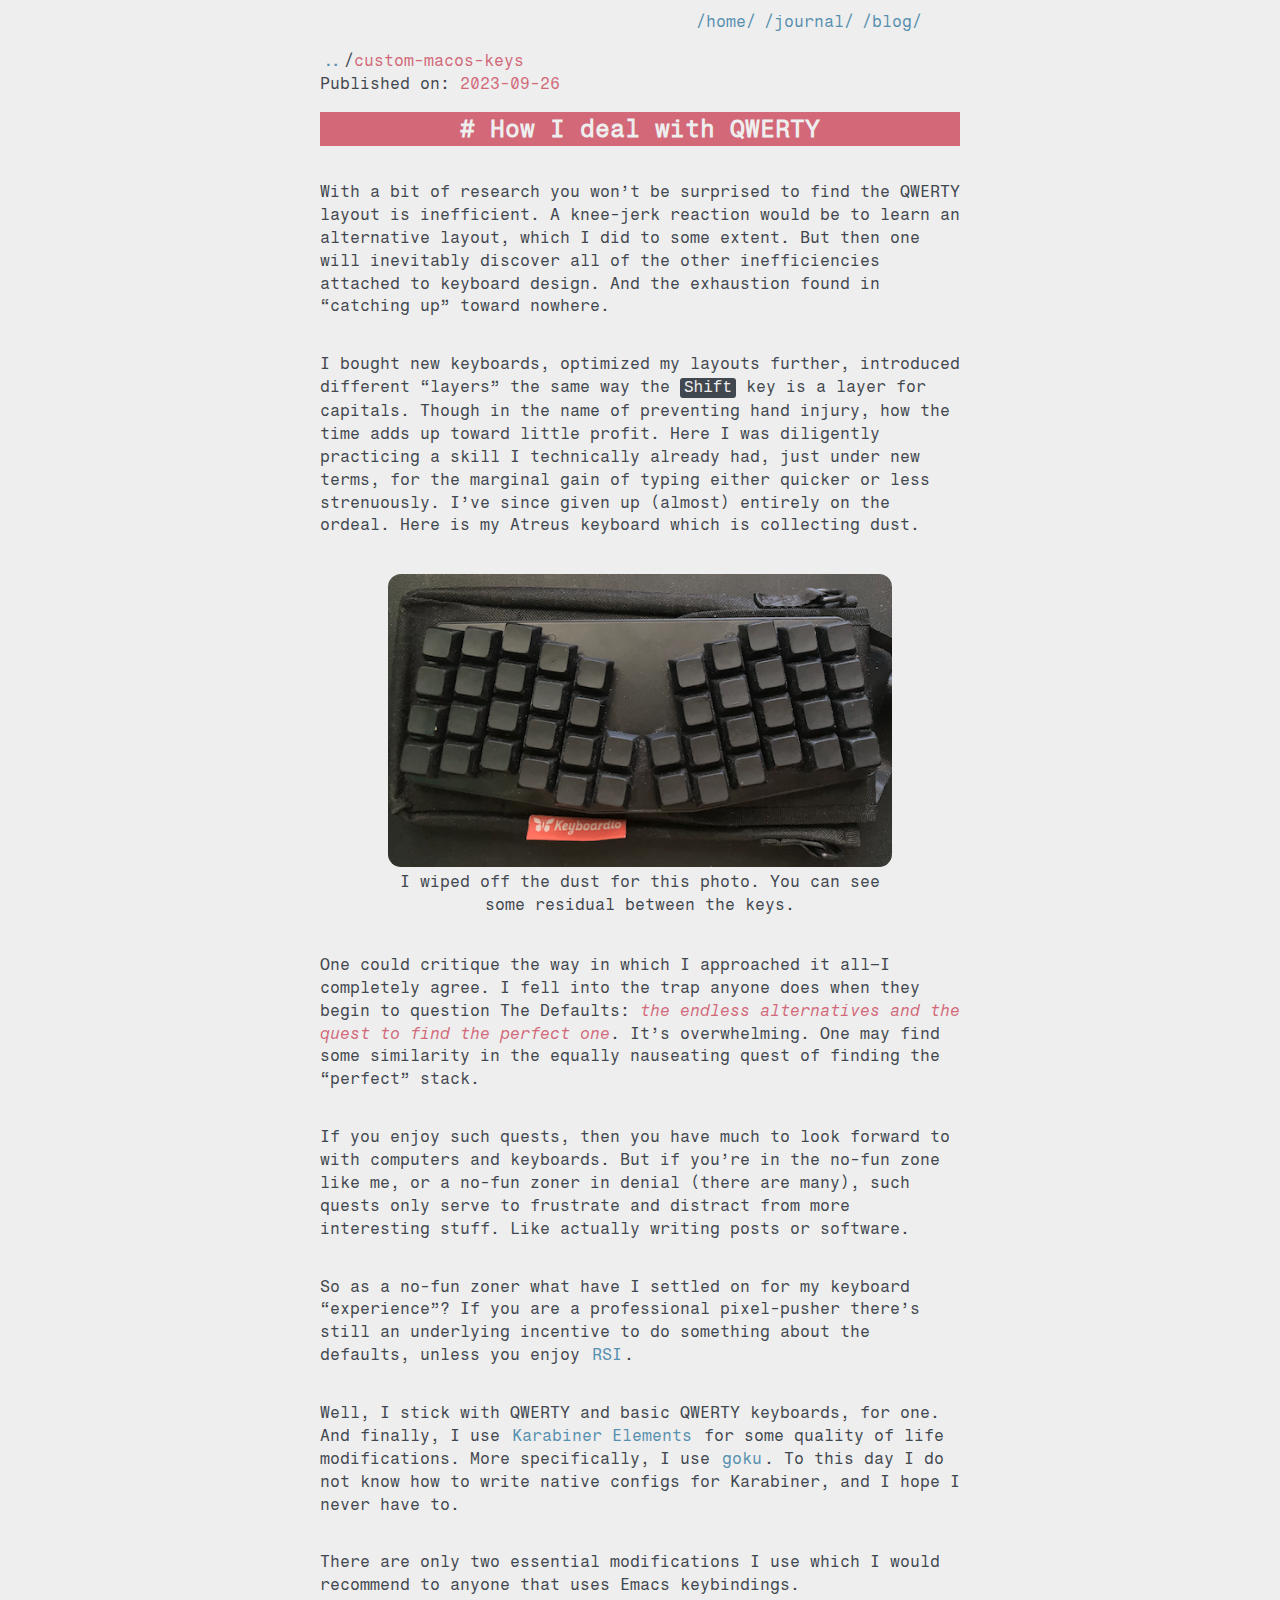
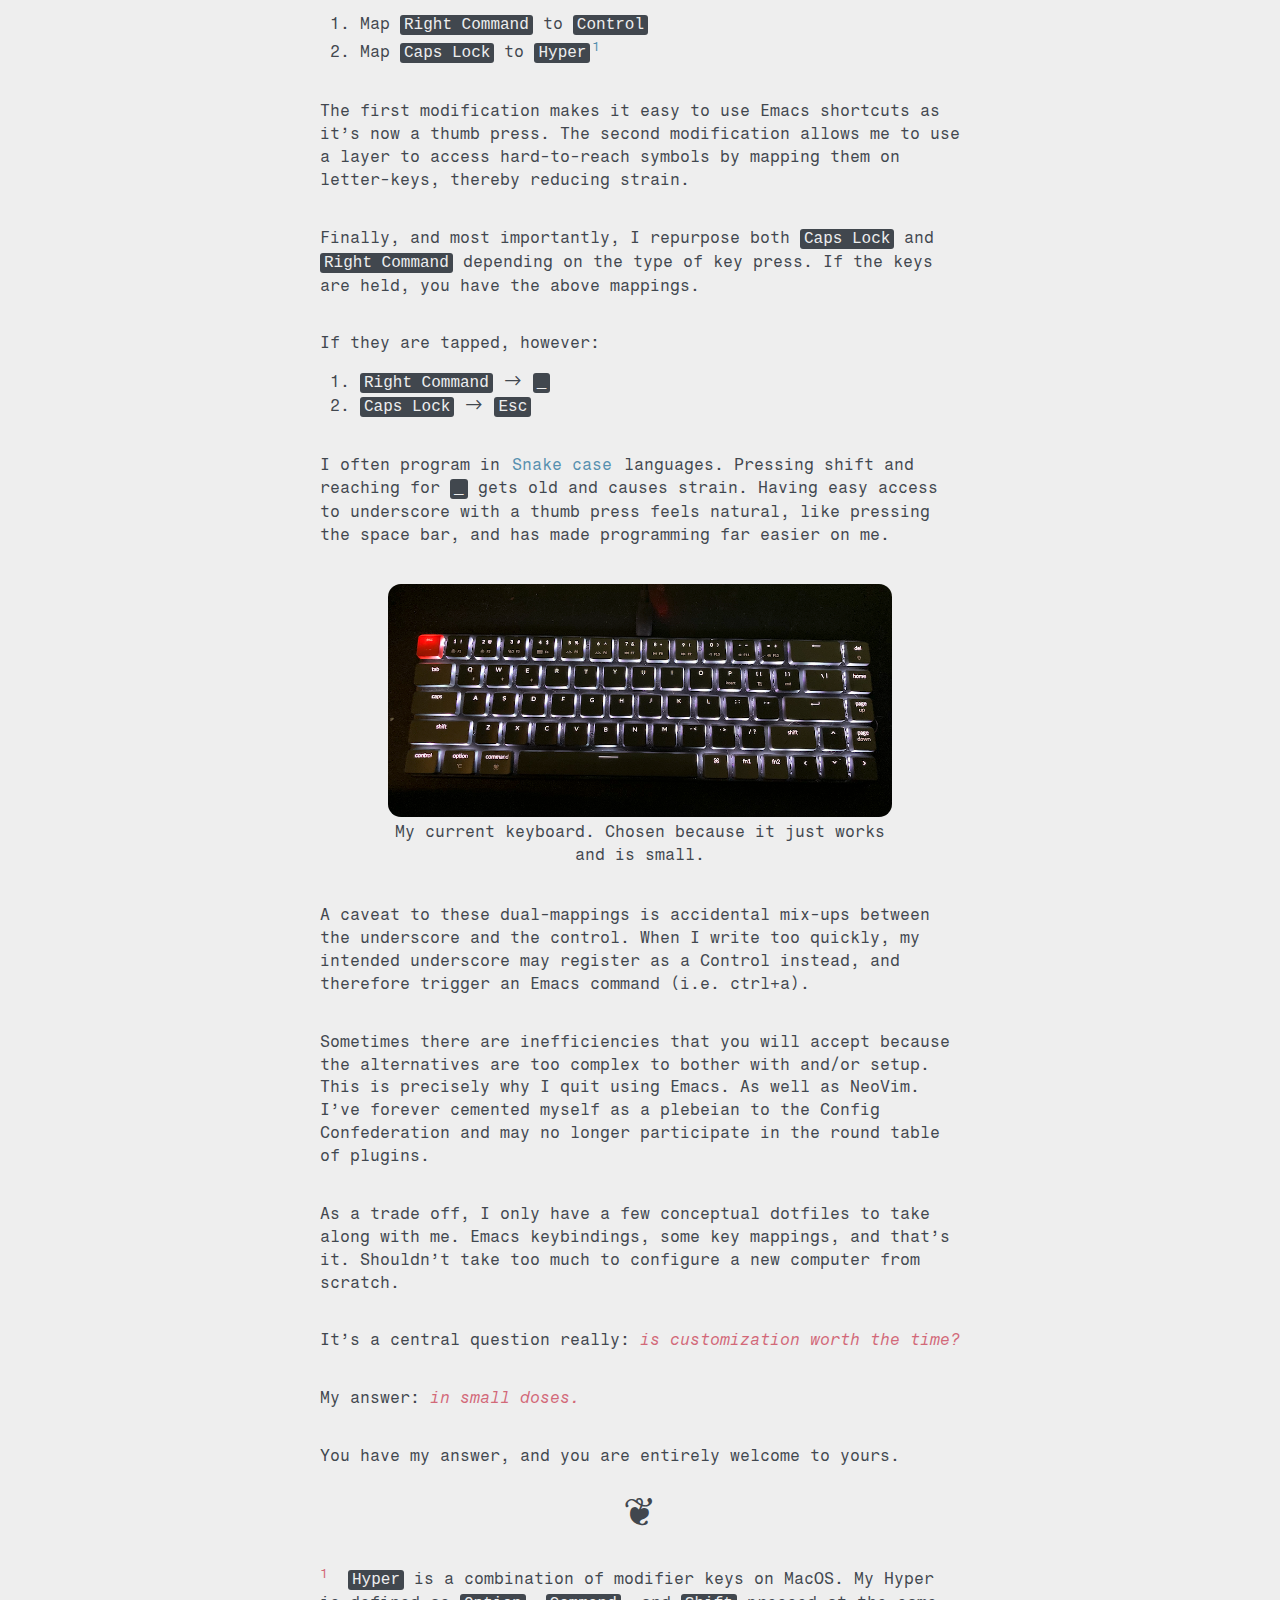
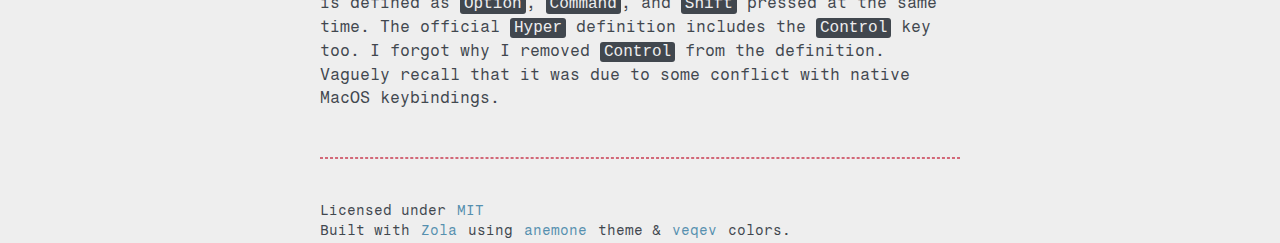
<file: blog/custom-macos-keys/index.html>
<!doctype html>
<html lang="en">
  <head>
    <meta charset="UTF-8">
<meta content="IE=edge" http-equiv="X-UA-Compatible"/>
<meta content="text/html; charset=UTF-8" http-equiv="content-type"/>
<meta name="viewport" content="width=device-width, initial-scale=1, user-scalable=no" />
<meta name="robots" content="index, follow">
















<title>How I deal with QWERTY</title>



<meta name="title" content="How I deal with QWERTY">


<meta name="author" content="phil">


<meta name="description" content="rantbox">

<meta property="og:type" content="website">
<meta property="og:url" content="https://100phlecs.github.io/blog/custom-macos-keys/">

<meta property="og:site_name" content="">


<meta property="og:title" content="How I deal with QWERTY">


<meta property="og:description" content="rantbox">


<meta property="og:image" content="https:&#x2F;&#x2F;100phlecs.github.io&#x2F;favicon.ico">



<meta property="twitter:card" content="summary_large_image">
<meta property="twitter:url" content="https://100phlecs.github.io/blog/custom-macos-keys/">

<meta property="twitter:title" content="How I deal with QWERTY">


<meta property="twitter:description" content="rantbox">


<meta property="twitter:image" content="https:&#x2F;&#x2F;100phlecs.github.io&#x2F;favicon.ico">


<link rel="canonical" href="https://100phlecs.github.io/blog/custom-macos-keys/">

<link rel="shortcut icon" type="image/x-icon" href="https://100phlecs.github.io/favicon.ico">




<link rel="alternate" type="application/atom+xml" title="RSS" href="https://100phlecs.github.io/atom.xml"> 



<link rel="stylesheet" href="https://100phlecs.github.io/style.css"/>

  </head>
  <body>
    <div class="wrapper">
      <header>
        
<nav class="navBar">
  
  
  
  <a href="https://100phlecs.github.io" >&#x2F;home&#x2F;</a>
  
  
  
  
  <a href="https://100phlecs.github.io/journal" >&#x2F;journal&#x2F;</a>
  
  
  
  
  <a href="https://100phlecs.github.io/blog" >&#x2F;blog&#x2F;</a>
  
  
  <div class="themeSwitch">
    <button class="themeButton light" onclick="setTheme('light')" title="Light mode"><svg class="icons icons__background"><use href="https://100phlecs.github.io/icons.svg#lightMode"></use></svg></button>
    <button class="themeButton dark" onclick="setTheme('dark')" title="Dark mode"><svg class="icons icons__background"><use href="https://100phlecs.github.io/icons.svg#darkMode"></use></svg></button>
  </div>
</nav>

<script>
  const setTheme = (theme) => {
      document.documentElement.className = theme;
      localStorage.setItem('theme', theme);
  }
  const getTheme = () => {
      const theme = localStorage.getItem('theme');
      theme && setTheme(theme);
  }
  getTheme()
</script>
      </header>
      <main>
        
<div><a href="..">..</a>/<span class="metaData">custom-macos-keys</span></div>
<time datetime="2023-09-26">Published on: <span class="metaData">2023-09-26</span></time>
<h1>How I deal with QWERTY</h1>



<p>With a bit of research you won’t be surprised to find the QWERTY layout is inefficient. A knee-jerk reaction would be to learn an alternative layout, which I did to some extent. But then one will inevitably discover all of the other inefficiencies attached to keyboard design. And the exhaustion found in “catching up” toward nowhere.</p>
<p>I bought new keyboards, optimized my layouts further, introduced different “layers” the same way the <code>Shift</code> key is a layer for capitals. Though in the name of preventing hand injury, how the time adds up toward little profit. Here I was diligently practicing a skill I technically already had, just under new terms, for the marginal gain of typing either quicker or less strenuously. I’ve since given up (almost) entirely on the ordeal. Here is my Atreus keyboard which is collecting dust.</p>
<figure>
  <img src="/images/atreus.png" alt="atreus keyboard"/>
  <figcaption>I wiped off the dust for this photo. You can see some residual between the keys.</figcaption>
</figure>
<p>One could critique the way in which I approached it all–I completely agree. I fell into the trap anyone does when they begin to question The Defaults: <em>the endless alternatives and the quest to find the perfect one</em>. It’s overwhelming. One may find some similarity in the equally nauseating quest of finding the “perfect” stack. </p>
<p>If you enjoy such quests, then you have much to look forward to with computers and keyboards. But if you’re in the no-fun zone like me, or a no-fun zoner in denial (there are many), such quests only serve to frustrate and distract from more interesting stuff. Like actually writing posts or software.</p>
<p>So as a no-fun zoner what have I settled on for my keyboard “experience”? If you are a professional pixel-pusher there’s still an underlying incentive to do something about the defaults, unless you enjoy <a rel="noopener" target="_blank" href="https://en.wikipedia.org/wiki/Repetitive_strain_injury">RSI</a>. </p>
<p>Well, I stick with QWERTY and basic QWERTY keyboards, for one. And finally, I use <a rel="noopener" target="_blank" href="https://karabiner-elements.pqrs.org/">Karabiner Elements</a> for some quality of life modifications. More specifically, I use <a rel="noopener" target="_blank" href="https://github.com/yqrashawn/GokuRakuJoudo#gokurakujoudo">goku</a>. To this day I do not know how to write native configs for Karabiner, and I hope I never have to.</p>
<p>There are only two essential modifications I use which I would recommend to anyone that uses Emacs keybindings. </p>
<ol>
<li>Map <code>Right Command</code> to <code>Control</code></li>
<li>Map <code>Caps Lock</code> to <code>Hyper</code><sup class="footnote-reference"><a href="#1">1</a></sup></li>
</ol>
<p>The first modification makes it easy to use Emacs shortcuts as it’s now a thumb press. The second modification allows me to use a layer to access hard-to-reach symbols by mapping them on letter-keys, thereby reducing strain.</p>
<p>Finally, and most importantly, I repurpose both <code>Caps Lock</code> and <code>Right Command</code> depending on the type of key press. If the keys are held, you have the above mappings.</p>
<p>If they are tapped, however:</p>
<ol>
<li><code>Right Command</code> -&gt; <code>_</code></li>
<li><code>Caps Lock</code> -&gt; <code>Esc</code></li>
</ol>
<p>I often program in <a rel="noopener" target="_blank" href="https://en.wikipedia.org/wiki/Snake_case">Snake case</a> languages. Pressing shift and reaching for <code>_</code> gets old and causes strain. Having easy access to underscore with a thumb press feels natural, like pressing the space bar, and has made programming far easier on me.</p>
<figure>
  <img src="/images/keyboard.png" alt="current keyboard"/>
  <figcaption>My current keyboard. Chosen because it just works and is small.</figcaption>
</figure>
<p>A caveat to these dual-mappings is accidental mix-ups between the underscore and the control. When I write too quickly, my intended underscore may register as a Control instead, and therefore trigger an Emacs command (i.e. ctrl+a). </p>
<p>Sometimes there are inefficiencies that you will accept because the alternatives are too complex to bother with and/or setup. This is precisely why I quit using Emacs. As well as NeoVim. I’ve forever cemented myself as a plebeian to the Config Confederation and may no longer participate in the round table of plugins. </p>
<p>As a trade off, I only have a few conceptual dotfiles to take along with me. 
Emacs keybindings, some key mappings, and that’s it. 
Shouldn’t take too much to configure a new computer from scratch.</p>
<p>It’s a central question really: <em>is customization worth the time?</em></p>
<p>My answer: <em>in small doses.</em></p>
<p>You have my answer, and you are entirely welcome to yours. </p>
<div class="footnote-definition" id="1"><sup class="footnote-definition-label">1</sup>
<p><code>Hyper</code> is a combination of modifier keys on MacOS. My Hyper is defined as <code>Option</code>, <code>Command</code>, and <code>Shift</code> pressed at the same time. The official <code>Hyper</code> definition includes the <code>Control</code> key too. I forgot why I removed <code>Control</code> from the definition. Vaguely recall that it was due to some conflict with native MacOS keybindings.</p>
</div>


<p class="tagsData">

</p>

      </main>
      <footer>
        <hr>
<div class=footContainer>
  <div class="footLeft">
    <p>Licensed under <a target="_blank" rel="noopener noreferrer" href="https://fr.wikipedia.org/wiki/Licence_MIT">MIT</a><br>
      Built with <a target="_blank" rel="noopener noreferrer" href="https://www.getzola.org">Zola</a> using <a target="_blank" rel="noopener noreferrer" href="https://github.com/Speyll/anemone">anemone</a> theme &amp; <a target="_blank" rel="noopener noreferrer" href="https://github.com/Speyll/veqev">veqev</a> colors.<br>
    </p>
  </div>
  <div class="footRight">
    <a class="icons__background" target="_blank" rel="noopener noreferrer" href="https://100phlecs.github.io/atom.xml" title="Subscribe via RSS for updates."><svg class="icons icons__background"><use href="https://100phlecs.github.io/icons.svg#rss"></use></svg></a>
  </div>
</div>
      </footer>
    </div>
  </body>
</html>
</file>
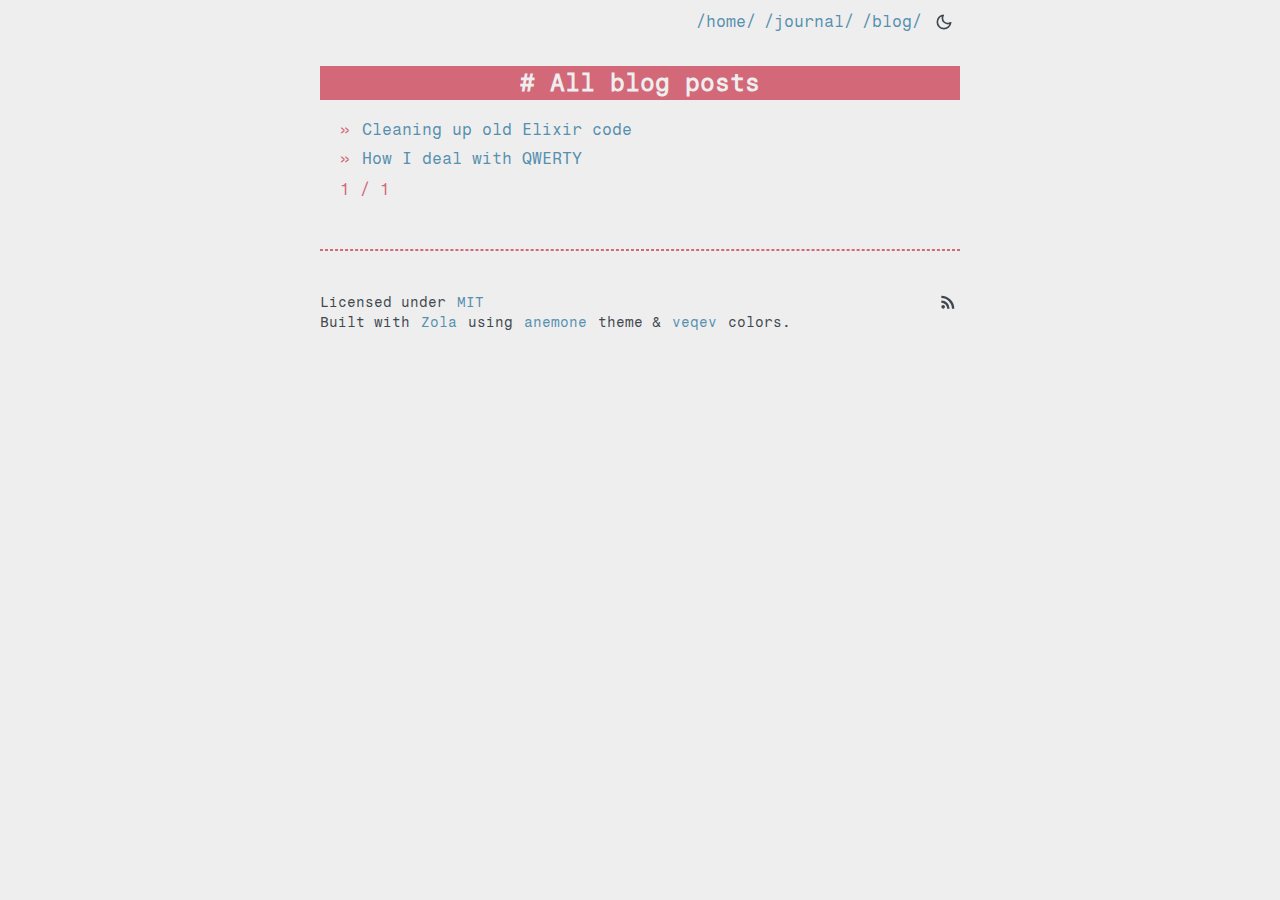
<file: blog/page/1/index.html>
<!doctype html>
<meta charset="utf-8">
<link rel="canonical" href="https://100phlecs.github.io/blog/">
<meta http-equiv="refresh" content="0; url=https://100phlecs.github.io/blog/">
<title>Redirect</title>
<p><a href="https://100phlecs.github.io/blog/">Click here</a> to be redirected.</p>
</file>
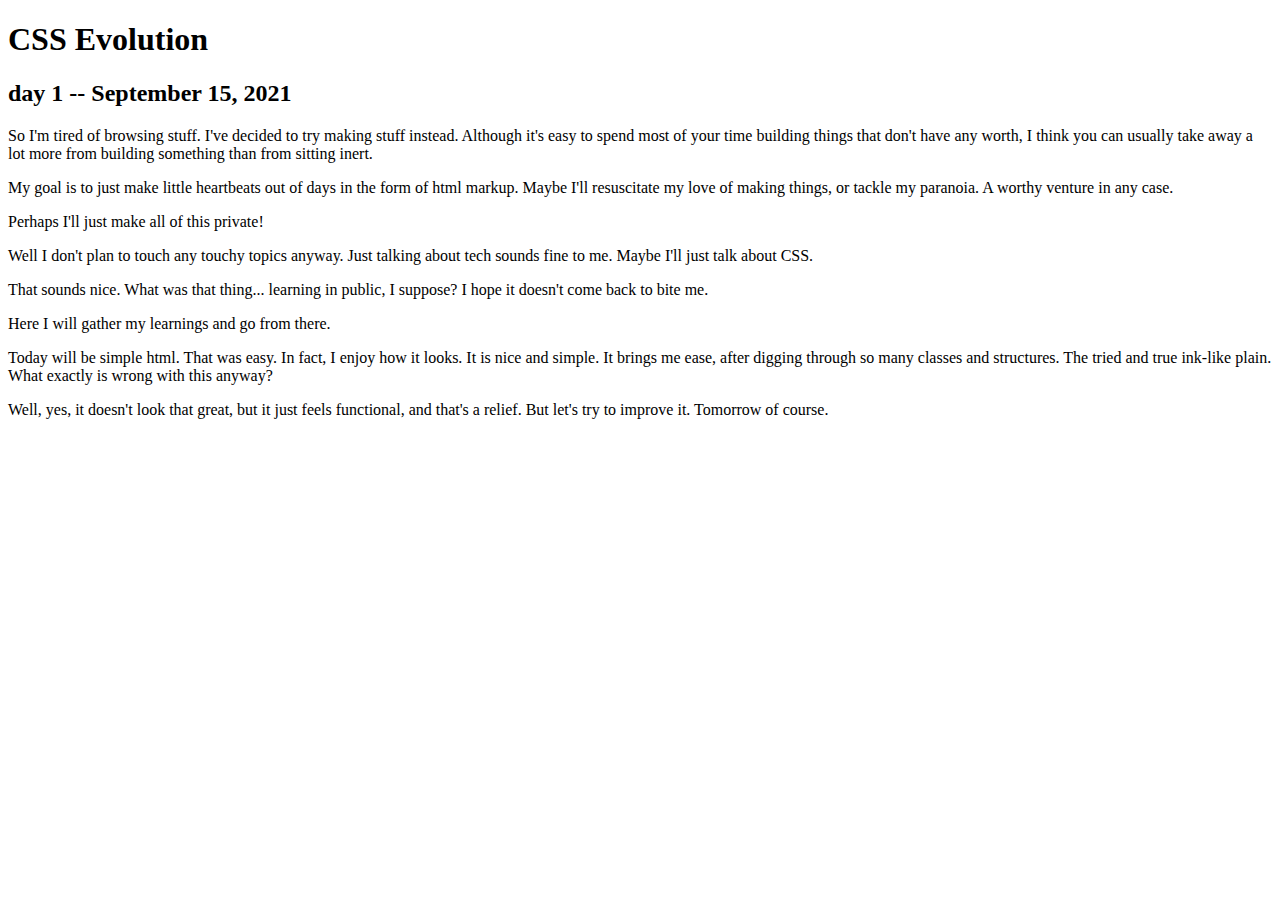
<file: basic-1.html>
<!DOCTYPE html>
<html>
  <head>
    <title>100phlecs</title>
    <meta charset="utf-8">
    <style>

    </style>
  </head>
  <body>
    <section>
      <h1>CSS Evolution</h1>
      <h2>day 1 -- September 15, 2021</h2>
      <p>So I'm tired of browsing stuff. I've decided to try making stuff instead. Although it's easy to spend most of your time building things that don't have any worth, I think you can usually take away a lot more from building something than from sitting inert.</p>
      <p>My goal is to just make little heartbeats out of days in the form of html markup. Maybe I'll resuscitate my love of making things, or tackle my paranoia. A worthy venture in any case.</p>
      <p>Perhaps I'll just make all of this private!</p>
      <p>Well I don't plan to touch any touchy topics anyway. Just talking about tech sounds fine to me. Maybe I'll just talk about CSS.</p>
      <p>That sounds nice. What was that thing... learning in public, I suppose? I hope it doesn't come back to bite me.</p>
      <p>Here I will gather my learnings and go from there.</p>
      <p>Today will be simple html. That was easy. In fact, I enjoy how it looks. It is nice and simple. It brings me ease, after digging through so many classes and structures. The tried and true ink-like plain. What exactly is wrong with this anyway?</p>
      <p>Well, yes, it doesn't look that great, but it just feels functional, and that's a relief. But let's try to improve it. Tomorrow of course.</p>
    </section>
  </body>
</html>
</file>
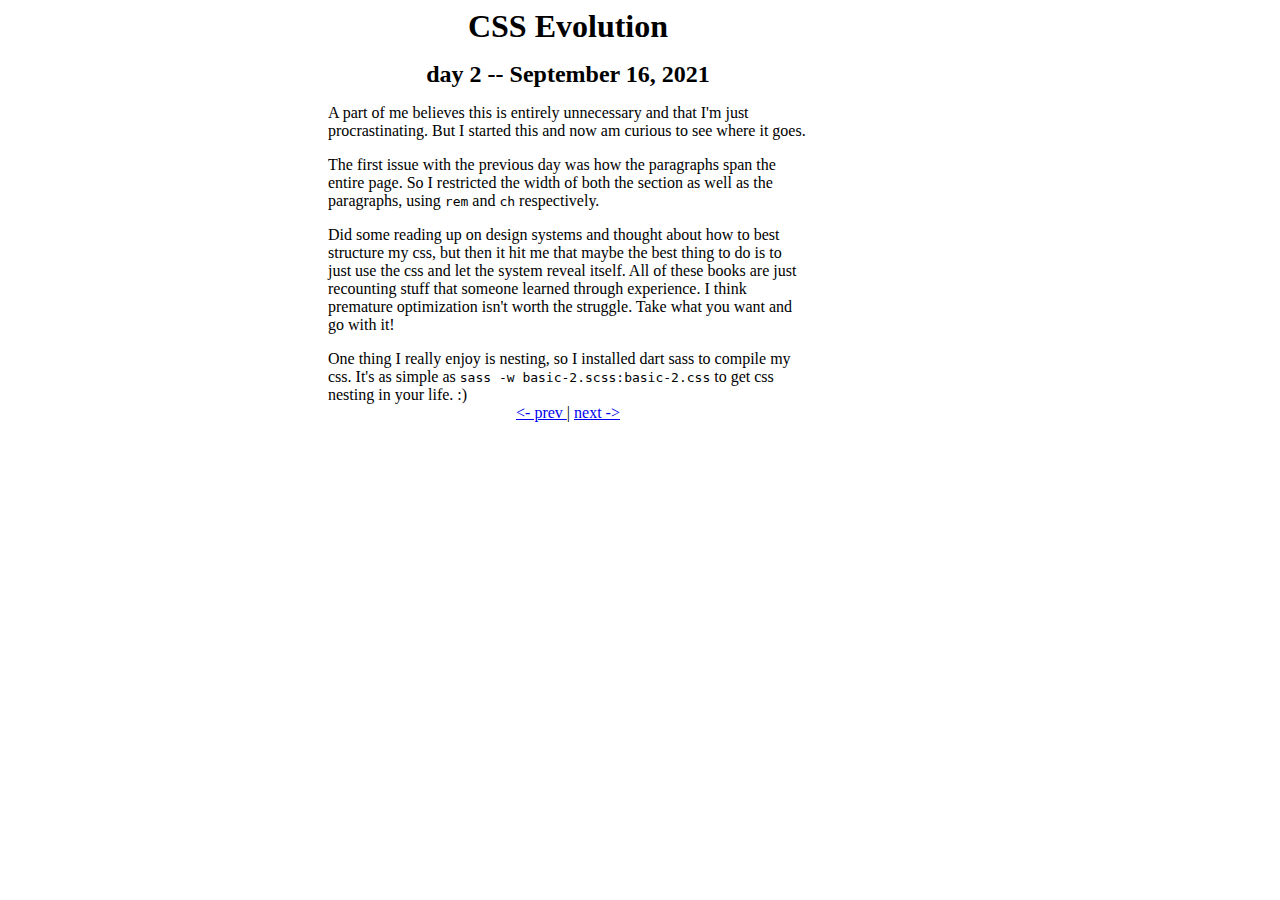
<file: basic-2.html>
<!DOCTYPE html>
<html>
  <head>
    <title>100phlecs</title>
    <meta charset="utf-8">
    <link rel="stylesheet" href="basic-2.css" >
  </head>
  <body>
    <section>
      <h1>CSS Evolution</h1>
      <h2>day 2 -- September 16, 2021</h2>
      <p>A part of me believes this is entirely unnecessary and that I'm just procrastinating. But I started this and now am curious to see where it goes.</p> 
      <p>The first issue with the previous day was how the paragraphs span the entire page. So I restricted the width of both the section as well as the paragraphs, using <code>rem</code> and <code>ch</code> respectively.</p>
      <p>Did some reading up on design systems and thought about how to best structure my css, but then it hit me that maybe the best thing to do is to just use the css and let the system reveal itself. All of these books are just recounting stuff that someone learned through experience. I think premature optimization isn't worth the struggle. Take what you want and go with it!</p>
      <p>One thing I really enjoy is nesting, so I installed <a>dart sass</a> to compile my css. It's as simple as <code>sass -w basic-2.scss:basic-2.css</code> to get css nesting in your life. :)</p>
    </section>
    <footer>
      <a href="basic-1.html"> <- prev </a>
      <span> | </span>
      <a href="#"> next -> </a>
    </footer>
  </body>
</html>
</file>
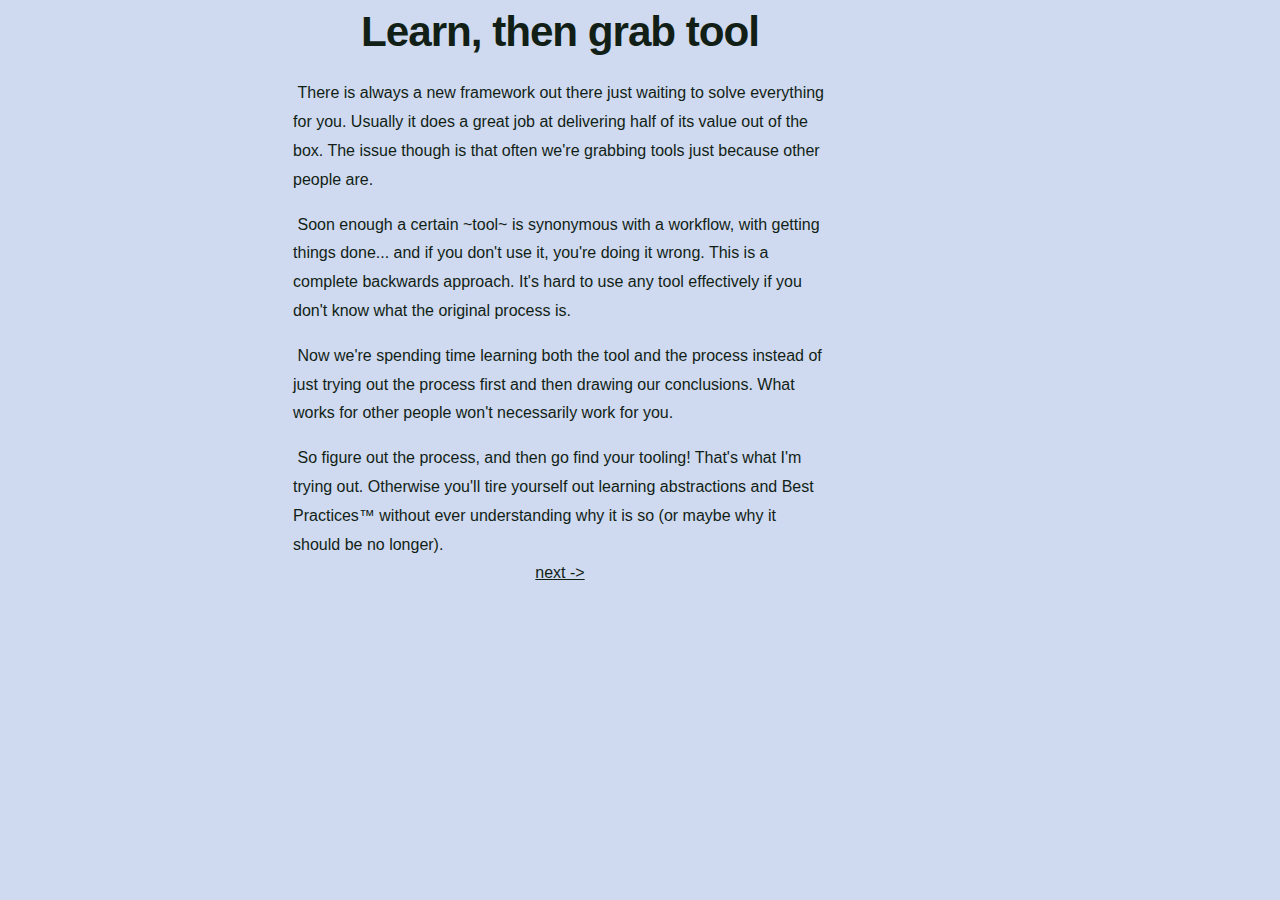
<file: blog-1.html>
<!DOCTYPE html>
<html>
  <head>
    <title>100phlecs</title>
    <meta charset="utf-8">
    <link rel="stylesheet" href="basic-2.css">
    <link rel="stylesheet" href="lighting.css">
  </head>
  <body class="cool">
    <section >
      <h1>Learn, then grab tool</h1>
      <p>There is always a new framework out there just waiting to solve everything for you. Usually it does a great job at delivering half of its value out of the box. The issue though is that often we're grabbing tools just because other people are.</p>
      <p>Soon enough a certain ~tool~ is synonymous with a workflow, with getting things done... and if you don't use it, you're doing it wrong. This is a complete backwards approach. It's hard to use any tool effectively if you don't know what the original process is.</p>
      <p>Now we're spending time learning both the tool and the process instead of just trying out the process first and then drawing our conclusions. What works for other people won't necessarily work for you.</p>
      <p>So figure out the process, and then go find your tooling! That's what I'm trying out. Otherwise you'll tire yourself out learning abstractions and Best Practices&#x2122 without ever understanding why it is so (or maybe why it should be no longer).</p>
    </section>
   <footer>
     <a href="#">next -></a>
   </footer>
  </body>
</html>
</file>
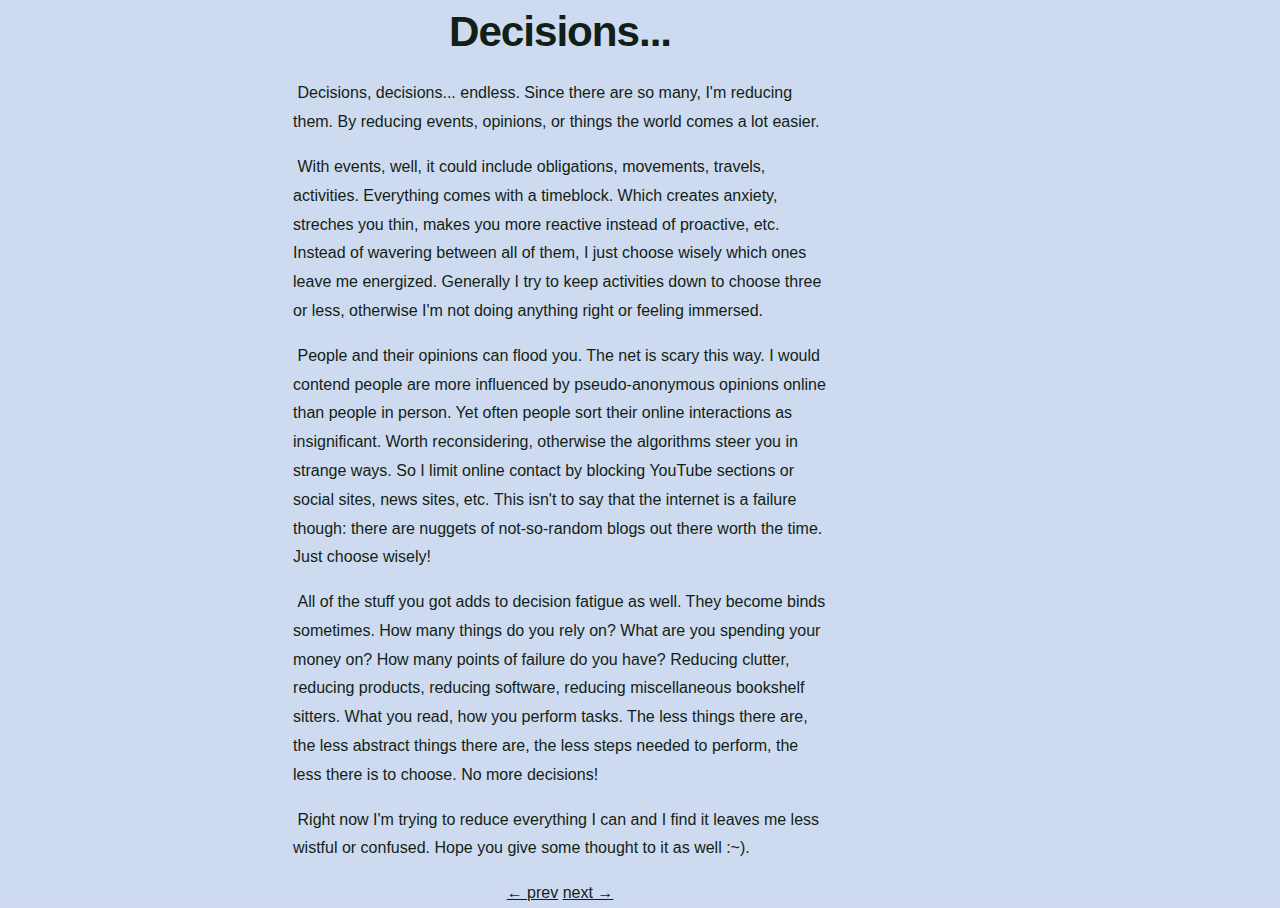
<file: blog-2.html>
<!DOCTYPE html>
<html>
  <head>
    <title>100phlecs</title>
    <meta charset="utf-8">
    <link rel="stylesheet" href="basic-2.css">
    <link rel="stylesheet" href="lighting.css">
  </head>
  <body class="cool">
    <section >
      <h1>Decisions...</h1>
      <p>Decisions, decisions... endless. Since there
      are so many, I'm reducing them. By reducing events, opinions, or
      things the world comes a lot easier. </p>
      <p>With events, well, it could include obligations, movements,
	travels, activities. Everything comes with a timeblock. Which
	creates anxiety, streches you thin, makes you more reactive
	instead of proactive, etc. Instead of wavering between all of
	them, I just choose wisely which ones leave me
	energized. Generally I try to keep activities down to choose
	three or less, otherwise I'm not doing anything right or
	feeling immersed.</p>
      <p>People and their opinions can flood you. The net is scary
	this way. I would contend people are more influenced by
	pseudo-anonymous opinions online than people in person. Yet
	often people sort their online interactions as
	insignificant. Worth reconsidering, otherwise the algorithms
	steer you in strange ways. So I limit online contact by
	blocking YouTube sections or social sites, news sites,
	etc. This isn't to say that the internet is a failure though:
	there are nuggets of not-so-random blogs out there worth the
	time. Just choose wisely!</p>
      <p>All of the stuff you got adds to decision fatigue as
      well. They become binds sometimes. How many things do you rely
      on? What are you spending your money on? How many points of
      failure do you have? Reducing clutter, reducing products,
      reducing software, reducing miscellaneous bookshelf
      sitters. What you read, how you perform tasks. The less things
      there are, the less abstract things there are, the less steps
      needed to perform, the less there is to choose. No more
      decisions!</p>
      <p>Right now I'm trying to reduce everything I can and I find it
      leaves me less wistful or confused. Hope you give some thought
      to it as well :~&#41.</p> 
      <p>
    </section>
    <footer>
      <a href="blog-1.html">&#8592; prev</a>
      <a href="#">next &#8594;</a>
   </footer>
  </body>
</html>
</file>
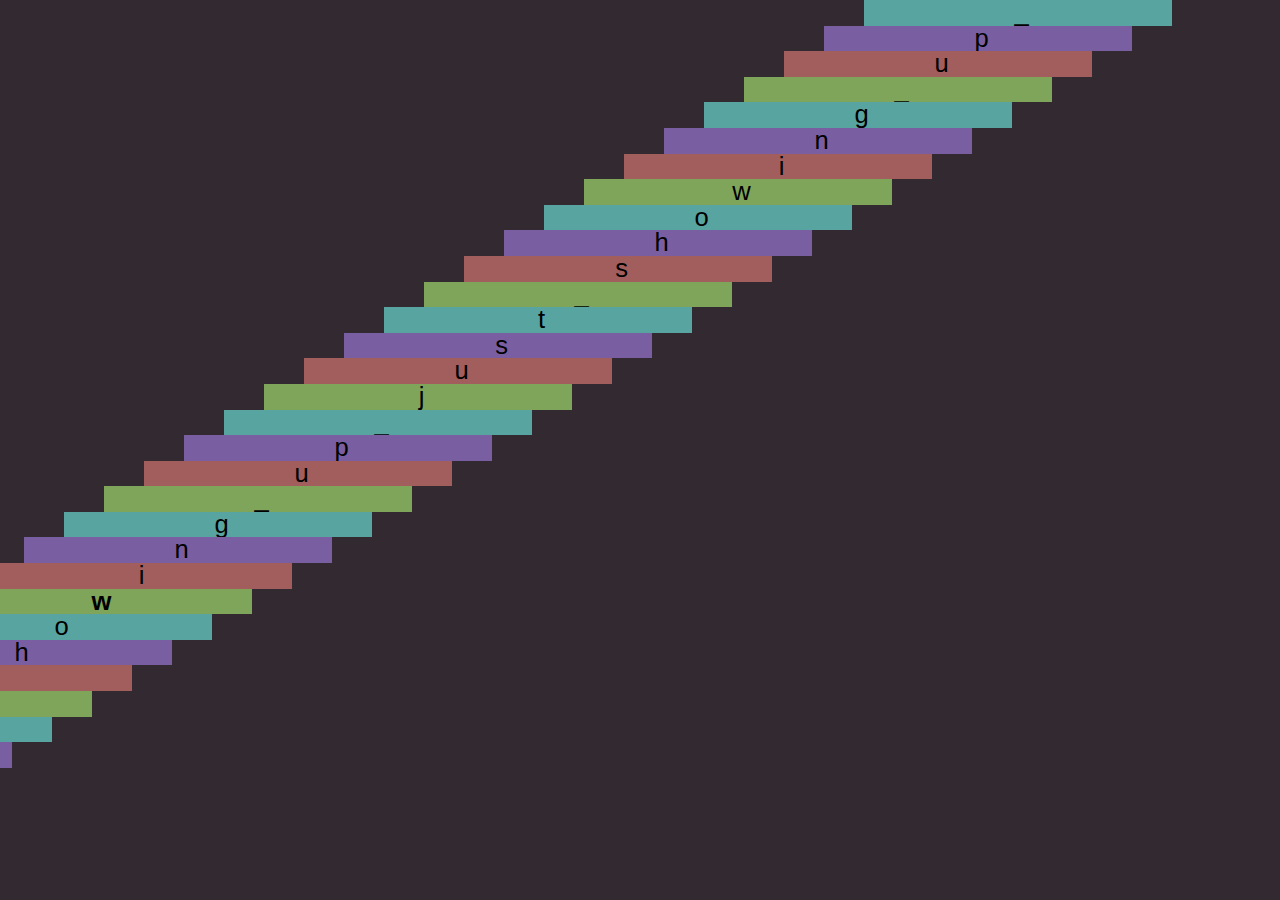
<file: day-1.html>
<!DOCTYPE html>
<html>
  <head>
    <title>100phlecs</title>
    <link rel="stylesheet" href="lighting.css">
    <meta charset="utf-8">
    <style>

    </style>
  </head>
  <body class="onyx">
    <section class="grid">
      <div class="grid-width-eight"></div>
      <div class="grid-width-three">
        <p class="text-trim no-padding no-margin">_</p>
        <p class="text-trim no-padding no-margin">_</p>
        <p class="text-trim no-padding no-margin">_</p>
        <p class="text-trim no-padding no-margin">_</p>
      </div>
    </section>
    <section class="grid">
      <div class="grid-width-eight"></div>
      <div class="grid-width-three">
        <p class="text-trim no-padding no-margin">_</p>
        <p class="text-trim no-padding no-margin">_</p>
        <p class="text-trim no-padding no-margin">_</p>
        <p class="text-trim no-padding no-margin">_</p>
      </div>
    </section>
    <section class="grid">
      <div class="grid-width-eight"></div>
      <div class="grid-width-three">
        <p class="text-trim no-padding no-margin">_</p>
        <p class="text-trim no-padding no-margin">_</p>
        <p class="text-trim no-padding no-margin">_</p>
        <p class="text-trim no-padding no-margin">_</p>
      </div>
    </section>
    <section class="grid">
      <div class="grid-width-eight"></div>
      <div class="grid-width-three">
        <p class="text-trim no-padding no-margin">_</p>
        <p class="text-trim no-padding no-margin">_</p>
        <p class="text-trim no-padding no-margin">_</p>
        <p class="text-trim no-padding no-margin">_</p>
      </div>
    </section>
    <section class="grid">
      <div class="grid-width-eight"></div>
      <div class="grid-width-three">
        <p class="text-trim no-padding no-margin">_</p>
        <p class="text-trim no-padding no-margin">_</p>
        <p class="text-trim no-padding no-margin">_</p>
        <p class="text-trim no-padding no-margin">_</p>
      </div>
    </section>
    <section class="grid">
      <div class="grid-width-eight"></div>
      <div class="grid-width-three">
        <p class="text-trim no-padding no-margin">_</p>
        <p class="text-trim no-padding no-margin">_</p>
        <p class="text-trim no-padding no-margin">_</p>
        <p class="text-trim no-padding no-margin bold">_</p>
      </div>
    </section>
    <section class="grid">
      <div class="grid-width-eight"></div>
      <div class="grid-width-three">
        <p class="text-trim no-padding no-margin">_</p>
        <p class="text-trim no-padding no-margin">_</p>
        <p class="text-trim no-padding no-margin">_</p>
        <p class="text-trim no-padding no-margin bold">_</p>
      </div>
    </section>
    <section class="grid">
      <div class="grid-width-eight"></div>
      <div class="grid-width-three">
        <p class="text-trim no-padding no-margin">_</p>
        <p class="text-trim no-padding no-margin">_</p>
        <p class="text-trim no-padding no-margin">_</p>
        <p class="text-trim no-padding no-margin bold">_</p>
      </div>
    </section>
    <script>
      let just = document.querySelectorAll("p")
      let distance = 40;
      let colors = [
        "none",
        'second',
        'third',
        'fourth'
      ]
      let showing = "just_showing_up_".split('').reverse();
      for (let i = 0; i < just.length; i++) {
        console.log(distance*i, i, distance);
        just[i].style.transform = `translate(-${distance*i}px)`
        just[i].classList.add(`tetrad`, `${colors[i % 4]}`)
        just[i].textContent = showing[i%showing.length];
        just[i].classList.add("huge", "text-center")
        just[i].style.color = "black";
      }
    </script>
  </body>
</html>
</file>
<file: basic-2.css>
section:nth-child(1) {
  max-width: 70rem;
}
section:nth-child(1) * {
  margin: auto;
  max-width: 60ch;
}
section:nth-child(1) * + * {
  margin-top: 1rem;
}
section:nth-child(1) h2, section:nth-child(1) h1 {
  text-align: center;
}

footer {
  max-width: 70rem;
  text-align: center;
}

/*# sourceMappingURL=basic-2.css.map */
</file>
<file: lighting.css>
/* This project uses Cavepaint (MIT License) by Rex Riepe */
/* https://github.com/cavepaint/cavepaintCSS */
:root {
    --font-size-base: 16px;
    --font-size-mod: 1;
    --font-family: var(--sans-serif);
    --line-height: 1.8;
    --headline-base: 1em;
    --headline-mod: 1;
    --pad: 1rem;
    --padding: var(--pad);
    --margin: var(--pad);
    --gutter: calc(2 * var(--pad));
    --text-padding: 0.28em;
    --text-margin: var(--text-padding);
    --text-indent: var(--text-padding);
    --text-border-radius: var(--text-padding);
    --text-shadow: var(--box-shadow);
    --gap: var(--pad);
    --grid-columns: 12;
    --golden: 1.618;
    --h: 137.4;
    --s: 61.9%;
    --l: 98.1%;
    --a: 0.2;
    --border-width: 1px;
    --border-style: solid;
    --border-radius: 0.5em;
    --border-h: var(--h);
    --border-s: var(--s);
    --border-l: clamp(0%, calc(var(--l) * 0.85), 85%);
    --border-color: hsl(var(--border-h), var(--border-s), var(--border-l));
    --border: var(--border-width) var(--border-style) var(--border-color);
    --border-thin: calc(var(--border-width) / 2);
    --border-thick: calc(var(--border-width) * 2);
    --border-radius: var(--text-padding);
    --text-measure: 48;
    --text-width: calc(var(--text-measure) * 0.618rem);
    --card-width: calc(var(--text-width) * 0.618);
    --page-width: calc(var(--text-width) * 1.618);
    --feature-width: calc(var(--page-width) * 1.618);
    --box-shadow: var(--shadow-position) var(--shadow-position) var(--shadow-blur) var(--shadow-color);
    --shadow-position: 1px;
    --shadow-blur: 1px;
    --shadow-color: rgba(18, 31, 22, 0.2);
    --direction: 180deg;
    --warm: rgba(226.4, 118.8, 99.3, var(--a));
    --cool: rgba(45.2, 78, 207.4, var(--a));
    --neutral: rgba(85.7, 164.9, 103.1, var(--a));
    --dull: rgba(124.5, 124.5, 124.5, var(--a));
    --monospace: "SFMono-Regular", Consolas, "Liberation Mono", Menlo, "DejaVu Sans Mono", Courier, monospace;
    --serif: Constantia, "Lucida Bright", Lucidabright, "Lucida Serif", Lucida, "Droid Serif", "Bitstream Vera Serif", "Liberation Serif", Georgia, serif;
    --sans-serif: "Helvetica Neue", -apple-system, BlinkMacSystemFont, "Segoe UI", Roboto, Oxygen-Sans, Ubuntu, Cantarell, sans-serif;
    --ambient: #7ee19b;
    --white: #f7fdf9;
    --black: #121f16;
    --red: #e83118;
    --orange: #ffa803;
    --yellow: #ffff05;
    --green: #008e08;
    --teal: #008582;
    --cyan: #0ef2f1;
    --blue: #1033ec;
    --purple: #801c84;
    --magenta: #e634e8;
    --gray: #808581;
    --base-color: #58a168;
    --complement: #a15e92;
    --accent: #58a58e;
    --second-accent: #6ca55a;
    --split: #5872a2;
    --second-split: #a1915a;
    --triad: #5895a2;
    --second-triad: var(--complement);
    --third-triad: #91a55a;
    --tetrad: #58a5a0;
    --second-tetrad: #7a5ea2;
    --third-tetrad: #a15e5c;
    --fourth-tetrad: #7fa55a;
    --action: #58a168;
    --reaction: #804d74;
    --info: var(--cyan);
    --warning: var(--orange);
    --success: var(--green);
    --failure: var(--red);
  }
  @media screen and (min-width: 1px) {
    :root {
      --pad: calc(0.6 * 1rem);
      --font-size: calc(var(--font-size-base) - 2px);
      --headline-base: 1em;
    }
  }
  @media screen and (min-width: calc(29.664rem + 2rem)) {
    :root {
      --pad: calc(0.8 * 1rem);
      --font-size: calc(var(--font-size-base) - 1px);
      --headline-base: 1.1em;
    }
  }
  @media screen and (min-width: calc(47.996352rem + 2rem)) {
    :root {
      --pad: 1rem;
      --font-size: var(--font-size-base);
      --headline-base: 1.2em;
    }
  }
  * {
    margin: 0;
    padding: 0;
    box-sizing: border-box;
    font-size: calc(var(--font-size) * var(--font-size-mod));
  }
  *::before,
  *::after {
    box-sizing: inherit;
  }
  body {
    color: var(--black);
    background-color: var(--white);
    font-family: var(--font-family);
    line-height: var(--line-height);
    margin: 0;
    -webkit-overflow-scrolling: touch;
  }
  h1,
  h2,
  h3,
  h4,
  h5,
  h6 {
    font-weight: bold;
    margin-top: 0.6em;
    margin-bottom: 0.6em;
    letter-spacing: -0.025em;
    color: inherit;
    line-height: 1.5;
  }
  h1 *,
  h2 *,
  h3 *,
  h4 *,
  h5 *,
  h6 * {
    font-size: inherit;
  }
  h1 {
    font-size: calc((var(--headline-base) * var(--font-size-mod)) * 2.2);
  }
  h2 {
    font-size: calc((var(--headline-base) * var(--font-size-mod)) * 1.8);
  }
  h3 {
    font-size: calc((var(--headline-base) * var(--font-size-mod)) * 1.4);
  }
  h4 {
    font-size: calc((var(--headline-base) * var(--font-size-mod)) * 1.2);
  }
  h5 {
    font-size: calc((var(--headline-base) * var(--font-size-mod)) * 1.1);
  }
  h6 {
    font-size: calc((var(--headline-base) * var(--font-size-mod)) * 1);
  }
  p {
    margin-bottom: 1em;
    text-indent: var(--text-indent);
  }
  p:only-of-type {
    text-indent: 0;
  }
  img {
    max-width: 100%;
    height: auto;
  }
  nav {
    z-index: 99;
  }
  a {
    color: inherit;
    text-decoration: underline;
  }
  em {
    display: inline;
    font-style: italic;
  }
  hr {
    border-color: hsl(var(--h), var(--s), var(--l)) !important;
  }
  fieldset {
    border: 0;
    outline: none;
  }
  input {
    font-family: var(--font-family);
    font-size: var(--font-size);
    background: var(--white);
    color: var(--black);
    border: var(--border);
    line-height: var(--line-height);
    padding: var(--text-padding);
  }
  textarea {
    font-family: var(--font-family);
    line-height: var(--line-height);
    border: var(--border);
    margin-bottom: var(--margin);
    background: var(--white);
    color: var(--black);
    font-size: var(--font-size);
    padding: var(--text-padding);
    overflow: auto;
  }
  ul,
  ol {
    margin-left: var(--gutter);
    margin-bottom: var(--margin-bottom);
  }
  li {
    margin-bottom: var(--text-margin);
  }
  kbd {
    color: var(--white);
    border-radius: var(--border-radius);
    padding: var(--text-padding);
    white-space: nowrap;
  }
  pre,
  code {
    font-family: var(--monospace);
    margin-bottom: var(--margin);
    border-radius: var(--border-radius);
    overflow: hidden;
    padding: var(--text-padding);
    background: var(--black);
    color: var(--white);
  }
  pre.white-space,
  pre.word-break {
    white-space: pre-wrap;
  }
  pre > code {
    background: transparent;
    padding: 0;
  }
  .grid,
  .one-column,
  .two-column,
  .three-column,
  .four-column,
  .five-column,
  .six-column,
  .seven-column,
  .eight-column,
  .nine-column,
  .ten-column,
  .eleven-column,
  .twelve-column {
    --grid-columns: 12;
    display: grid;
    gap: var(--gap);
    grid-template-columns: repeat(var(--grid-columns), minmax(0, 1fr));
  }
  .mobile,
  .tablet,
  .mobile.tablet,
  .desktop {
    grid-template-columns: minmax(0, 1fr);
  }
  @media screen and (min-width: 1px) {
    .mobile {
      grid-template-columns: repeat(var(--grid-columns), minmax(0, 1fr));
    }
  }
  @media screen and (min-width: calc(29.664rem + 2rem)) {
    .mobile {
      --grid-columns: 1;
    }
  }
  @media screen and (max-width: calc(calc(29.664rem + 2rem) - 1px)) {
    .tablet {
      --grid-columns: 1;
    }
  }
  @media screen and (min-width: calc(29.664rem + 2rem)) {
    .tablet {
      grid-template-columns: repeat(var(--grid-columns), minmax(0, 1fr));
    }
  }
  .mobile.tablet {
    grid-template-columns: repeat(var(--grid-columns), minmax(0, 1fr));
  }
  @media screen and (min-width: calc(47.996352rem + 2rem)) {
    .mobile.tablet {
      --grid-columns: 1;
    }
  }
  @media screen and (min-width: calc(47.996352rem + 2rem)) {
    .desktop {
      grid-template-columns: repeat(var(--grid-columns), minmax(0, 1fr));
    }
  }
  @media screen and (max-width: calc(calc(47.996352rem + 2rem) - 1px)) {
    .desktop {
      --grid-columns: 1;
    }
  }
  .one-column {
    --grid-columns: 1;
  }
  .two-column {
    --grid-columns: 2;
  }
  .three-column {
    --grid-columns: 3;
  }
  .four-column {
    --grid-columns: 4;
  }
  .five-column {
    --grid-columns: 5;
  }
  .six-column {
    --grid-columns: 6;
  }
  .seven-column {
    --grid-columns: 7;
  }
  .eight-column {
    --grid-columns: 8;
  }
  .nine-column {
    --grid-columns: 9;
  }
  .ten-column {
    --grid-columns: 10;
  }
  .eleven-column {
    --grid-columns: 11;
  }
  .twelve-column {
    --grid-columns: 12;
  }
  .grid-width-one {
    grid-column: auto / span 1;
  }
  .grid-width-two {
    grid-column: auto / span 2;
  }
  .grid-width-three {
    grid-column: auto / span 3;
  }
  .grid-width-four {
    grid-column: auto / span 4;
  }
  .grid-width-five {
    grid-column: auto / span 5;
  }
  .grid-width-six {
    grid-column: auto / span 6;
  }
  .grid-width-seven {
    grid-column: auto / span 7;
  }
  .grid-width-eight {
    grid-column: auto / span 8;
  }
  .grid-width-nine {
    grid-column: auto / span 9;
  }
  .grid-width-ten {
    grid-column: auto / span 10;
  }
  .grid-width-eleven {
    grid-column: auto / span 11;
  }
  .grid-width-twelve {
    grid-column: auto / span 12;
  }
  @media screen and (min-width: calc(29.664rem + 2rem)) {
    .grid.mobile > *,
    .one-column.mobile > *,
    .two-column.mobile > *,
    .three-column.mobile > *,
    .four-column.mobile > *,
    .five-column.mobile > *,
    .six-column.mobile > *,
    .seven-column.mobile > *,
    .eight-column.mobile > *,
    .nine-column.mobile > *,
    .ten-column.mobile > *,
    .eleven-column.mobile > *,
    .twelve-column.mobile > * {
      grid-column: auto / span 1;
    }
  }
  @media screen and (min-width: calc(47.996352rem + 2rem)) {
    .grid.mobile.tablet > *,
    .one-column.mobile.tablet > *,
    .two-column.mobile.tablet > *,
    .three-column.mobile.tablet > *,
    .four-column.mobile.tablet > *,
    .five-column.mobile.tablet > *,
    .six-column.mobile.tablet > *,
    .seven-column.mobile.tablet > *,
    .eight-column.mobile.tablet > *,
    .nine-column.mobile.tablet > *,
    .ten-column.mobile.tablet > *,
    .eleven-column.mobile.tablet > *,
    .twelve-column.mobile.tablet > * {
      grid-column: auto / span 1;
    }
  }
  @media screen and (max-width: calc(calc(29.664rem + 2rem) - 1px)) {
    .grid.tablet > *,
    .one-column.tablet > *,
    .two-column.tablet > *,
    .three-column.tablet > *,
    .four-column.tablet > *,
    .five-column.tablet > *,
    .six-column.tablet > *,
    .seven-column.tablet > *,
    .eight-column.tablet > *,
    .nine-column.tablet > *,
    .ten-column.tablet > *,
    .eleven-column.tablet > *,
    .twelve-column.tablet > * {
      grid-column: auto / span 1;
    }
  }
  @media screen and (max-width: calc(calc(47.996352rem + 2rem) - 1px)) {
    .grid.desktop > *,
    .one-column.desktop > *,
    .two-column.desktop > *,
    .three-column.desktop > *,
    .four-column.desktop > *,
    .five-column.desktop > *,
    .six-column.desktop > *,
    .seven-column.desktop > *,
    .eight-column.desktop > *,
    .nine-column.desktop > *,
    .ten-column.desktop > *,
    .eleven-column.desktop > *,
    .twelve-column.desktop > * {
      grid-column: auto / span 1;
    }
  }
  .two-column.golden {
    grid-template-columns: 1.618fr 1fr;
  }
  .two-column.golden.mobile,
  .two-column.golden.tablet,
  .two-column.golden.mobile.tablet,
  .two-column.golden.desktop {
    grid-template-columns: 1fr;
  }
  @media screen and (min-width: 1px) {
    .two-column.golden.mobile {
      grid-template-columns: 1.618fr 1fr;
    }
  }
  @media screen and (min-width: calc(29.664rem + 2rem)) {
    .two-column.golden.mobile {
      grid-template-columns: 1fr;
    }
  }
  @media screen and (min-width: calc(29.664rem + 2rem)) {
    .two-column.golden.tablet {
      grid-template-columns: 1.618fr 1fr;
    }
  }
  @media screen and (max-width: calc(calc(47.996352rem + 2rem) - 1px)) {
    .two-column.golden.mobile.tablet {
      grid-template-columns: 1.618fr 1fr;
    }
  }
  @media screen and (min-width: calc(47.996352rem + 2rem)) {
    .two-column.golden.desktop {
      grid-template-columns: 1.618fr 1fr;
    }
  }
  .two-column.golden.reverse {
    grid-template-columns: 1fr 1.618fr;
  }
  .two-column.golden.reverse.mobile,
  .two-column.golden.reverse.tablet,
  .two-column.golden.reverse.mobile.tablet,
  .two-column.golden.reverse.desktop {
    grid-template-columns: 1fr;
  }
  @media screen and (min-width: 1px) {
    .two-column.golden.reverse.mobile {
      grid-template-columns: 1fr 1.618fr;
    }
  }
  @media screen and (min-width: calc(29.664rem + 2rem)) {
    .two-column.golden.reverse.mobile {
      grid-template-columns: 1fr;
    }
  }
  @media screen and (min-width: calc(29.664rem + 2rem)) {
    .two-column.golden.reverse.tablet {
      grid-template-columns: 1fr 1.618fr;
    }
  }
  @media screen and (max-width: calc(calc(47.996352rem + 2rem) - 1px)) {
    .two-column.golden.reverse.mobile.tablet {
      grid-template-columns: 1fr 1.618fr;
    }
  }
  @media screen and (min-width: calc(47.996352rem + 2rem)) {
    .two-column.golden.reverse.desktop {
      grid-template-columns: 1fr 1.618fr;
    }
  }
  .button,
  button {
    display: inline;
    border-width: 0;
    border-radius: var(--border-radius);
    box-shadow: var(--box-shadow);
    position: relative;
    font-family: inherit;
    padding: var(--text-padding);
    color: inherit;
    background-color: inherit;
    line-height: 1.25;
    text-align: center;
    vertical-align: middle;
    white-space: nowrap;
    text-decoration: none;
    touch-action: manipulation;
    cursor: pointer;
    transform: scale(1);
    transition: scale 0.08s linear;
  }
  .button:active,
  button:active {
    transform: scale(0.96);
    box-shadow: unset;
  }
  .modal {
    max-width: none;
    z-index: 99;
    top: 0;
    right: 0;
    bottom: 0;
    left: 0;
    margin: 0;
    position: fixed;
    display: flex;
    justify-content: center;
    flex-direction: column;
    min-height: 100vh;
  }
  .overlay {
    padding: 0;
    position: relative;
  }
  .overlay .top,
  .overlay .bottom,
  .overlay .left,
  .overlay .right {
    position: absolute;
    z-index: 10;
  }
  .overlay.stretch {
    position: absolute;
    top: 0;
    left: 0;
    right: 0;
  }
  .bar {
    top: 0;
    right: 0;
    left: 0;
  }
  .bar.bottom {
    top: auto;
    bottom: 0;
  }
  .card {
    border-radius: var(--border-radius);
    padding: var(--padding);
    background: var(--white);
    color: var(--black);
    box-shadow: var(--box-shadow);
    max-width: var(--card-width);
  }
  .padding {
    padding: var(--padding);
  }
  .margin {
    margin: var(--margin);
  }
  .gutter {
    margin: var(--gutter);
  }
  .inner-gutter {
    padding: var(--gutter);
  }
  .text-padding {
    padding: var(--text-padding);
  }
  .text-margin {
    margin: var(--text-padding);
  }
  .padding-top {
    padding-top: var(--padding);
  }
  .padding-right {
    padding-right: var(--padding);
  }
  .padding-bottom {
    padding-bottom: var(--padding);
  }
  .padding-left {
    padding-left: var(--padding);
  }
  .margin-top {
    margin-top: var(--margin);
  }
  .margin-right {
    margin-right: var(--margin);
  }
  .margin-bottom {
    margin-bottom: var(--margin);
  }
  .margin-left {
    margin-left: var(--margin);
  }
  .gutter-top {
    margin-top: var(--gutter);
  }
  .gutter-right {
    margin-right: var(--gutter);
  }
  .gutter-bottom {
    margin-bottom: var(--gutter);
  }
  .gutter-left {
    margin-left: var(--gutter);
  }
  .inner-gutter-top {
    padding-top: var(--gutter);
  }
  .inner-gutter-right {
    padding-right: var(--gutter);
  }
  .inner-gutter-bottom {
    padding-bottom: var(--gutter);
  }
  .inner-gutter-left {
    padding-left: var(--gutter);
  }
  .text-padding-top {
    padding-top: var(--text-padding);
  }
  .text-padding-right {
    padding-right: var(--text-padding);
  }
  .text-padding-bottom {
    padding-bottom: var(--text-padding);
  }
  .text-padding-left {
    padding-left: var(--text-padding);
  }
  .text-margin-top {
    margin-top: var(--text-padding);
  }
  .text-margin-right {
    margin-right: var(--text-padding);
  }
  .text-margin-bottom {
    margin-bottom: var(--text-padding);
  }
  .text-margin-left {
    margin-left: var(--text-padding);
  }
  .text-border-radius,
  .text-rounded {
    border-radius: var(--text-padding);
  }
  .block {
    display: block;
  }
  .inline {
    display: inline;
  }
  .inline-all,
  .inline-all * {
    display: inline;
  }
  .inline-break::after {
    content: "\A";
    white-space: pre;
  }
  .initial {
    display: initial;
  }
  .table {
    display: table;
  }
  .flex {
    display: flex;
  }
  .inline-block {
    display: inline-block;
  }
  .static {
    position: static;
  }
  .absolute {
    position: absolute;
  }
  .relative {
    position: relative;
  }
  .float-right {
    float: right;
  }
  .float-left {
    float: left;
  }
  .margin-auto {
    margin-left: auto !important;
    margin-right: auto !important;
  }
  .width-auto {
    width: auto;
  }
  .inset {
    box-shadow: inset var(--box-shadow);
  }
  .box-shadow,
  .shadow {
    box-shadow: var(--box-shadow);
  }
  .shallow {
    --shadow-position: 0.5px;
    --box-shadow: var(--shadow-position) var(--shadow-position) var(--shadow-blur) var(--shadow-color);
  }
  .deep {
    --shadow-position: 2px;
    --box-shadow: var(--shadow-position) var(--shadow-position) var(--shadow-blur) var(--shadow-color);
  }
  .full-height {
    min-height: 100%;
  }
  .full-height.force {
    height: 100%;
  }
  .viewport-height {
    min-height: 100vh;
  }
  .viewport-height.force {
    height: 100vh;
  }
  .golden-height {
    min-height: 62vh;
  }
  .golden-height.force {
    height: 62vh;
  }
  .overflow-scroll {
    overflow-y: auto;
  }
  .overflow-hidden {
    overflow: hidden;
  }
  .border {
    border: var(--border);
  }
  .border-top {
    border-top: var(--border);
  }
  .border-right {
    border-right: var(--border);
  }
  .border-bottom {
    border-bottom: var(--border);
  }
  .border-left {
    border-left: var(--border);
  }
  .border-radius,
  .rounded {
    border-radius: var(--border-radius);
  }
  .dashed {
    border-style: dashed;
  }
  .dotted {
    border-style: dotted;
  }
  .thick {
    border-width: var(--border-thick);
  }
  .thin {
    --border-l: clamp(0%, calc(var(--l) * 0.9), 85%);
    border-width: var(--border-thin);
  }
  .current-color {
    border-color: currentColor;
  }
  .fade {
    opacity: 0.65;
  }
  .monospace {
    font-family: var(--monospace);
  }
  .serif {
    font-family: var(--serif);
  }
  .sans-serif {
    font-family: var(--sans-serif);
  }
  .bold {
    font-weight: bold;
  }
  .italic {
    font-style: italic;
  }
  .all-caps {
    text-transform: uppercase;
  }
  .underline {
    text-decoration: underline;
  }
  .text-transparent {
    color: transparent;
  }
  .small {
    --font-size-mod: 0.9;
  }
  .medium {
    --font-size-mod: 1;
  }
  .big {
    --font-size-mod: 1.1;
  }
  .huge {
    --font-size-mod: 1.2;
  }
  @media screen and (min-width: calc(29.664rem + 2rem)) {
    .small {
      --font-size-mod: 0.9;
    }
    .medium {
      --font-size-mod: 1;
    }
    .big {
      --font-size-mod: 1.2;
    }
    .huge {
      --font-size-mod: 1.4;
    }
  }
  @media screen and (min-width: calc(47.996352rem + 2rem)) {
    .small {
      --font-size-mod: 0.9;
    }
    .medium {
      --font-size-mod: 1;
    }
    .big {
      --font-size-mod: 1.3;
    }
    .huge {
      --font-size-mod: 1.6;
    }
  }
  .vertical-center,
  .center-vertical {
    display: flex;
    flex: 0 1 auto;
    flex-direction: column;
    justify-content: center;
  }
  .container {
    max-width: var(--page-width);
    margin: var(--margin) auto;
    padding: var(--padding);
  }
  .text-trim {
    line-height: 1;
  }
  .text-crunch {
    line-height: calc(var(--line-height) * 0.65);
  }
  .text-align-center,
  .text-center {
    text-align: center;
  }
  .text-left {
    text-align: left;
  }
  .text-right {
    text-align: right;
  }
  .gap-padding {
    --gap: var(--padding);
  }
  .gap-margin {
    --gap: var(--margin);
  }
  .gap-gutter {
    --gap: var(--gutter);
  }
  .gap-border-width {
    --gap: var(--border-width);
  }
  .gap-text-padding,
  .gap-text-margin {
    --gap: var(--text-padding);
  }
  .text-color {
    color: hsl(var(--h), clamp(0%, var(--s), 90%), clamp(0%, var(--l), 40%)) !important;
    background-color: transparent !important;
  }
  .text-color.tint {
    color: hsl(var(--h), clamp(0%, var(--s), 90%), clamp(60%, var(--l), 100%)) !important;
    background-color: transparent !important;
  }
  .shade,
  .white,
  .light.red,
  .orange,
  .yellow,
  .light.green,
  .bright.green,
  .light.teal,
  .bright.teal,
  .cyan,
  .light.magenta,
  .bright.magenta,
  .light.gray,
  .bright.gray,
  .light.base-color,
  .bright.base-color,
  .light.complement,
  .accent,
  .second.accent,
  .light.split,
  .light.second.split,
  .bright.second.split,
  .light.triad,
  .bright.triad,
  .third.triad,
  .tetrad,
  .light.second.tetrad,
  .light.third.tetrad,
  .fourth.tetrad,
  .light.red,
  .orange,
  .yellow,
  .light.green,
  .bright.green,
  .light.teal,
  .bright.teal,
  .cyan,
  .light.magenta,
  .bright.magenta,
  .light.amethyst,
  .bright.amethyst,
  .aquamarine,
  .light.army,
  .bright.army,
  .banana,
  .light.blueberry,
  .bright.blueberry,
  .light.bluejay,
  .bronze,
  .light.brown,
  .bubbles,
  .butter,
  .light.chocolate,
  .bright.chocolate,
  .light.cinnamon,
  .bright.cinnamon,
  .light.clay,
  .bright.clay,
  .clover,
  .light.cobalt,
  .light.coconut,
  .bright.coconut,
  .copper,
  .coral,
  .cornhusk,
  .cream,
  .drab,
  .electricblue,
  .light.emerald,
  .bright.emerald,
  .light.evergreen,
  .flamingo,
  .light.garnet,
  .goldenrod,
  .gold,
  .granite,
  .light.grapefruit,
  .hotpink,
  .iceblue,
  .khaki,
  .kiwi,
  .lavender,
  .leafgreen,
  .lemon,
  .light.lilac,
  .lily,
  .lime,
  .light.manganese,
  .bright.manganese,
  .mango,
  .mint,
  .mist,
  .light.moonlight,
  .bright.moonlight,
  .neongreen,
  .light.olivedrab,
  .bright.olivedrab,
  .light.olive,
  .bright.olive,
  .peach,
  .periwinkle,
  .pewter,
  .pink,
  .platinum,
  .plum,
  .pumpkin,
  .light.robin,
  .light.rose,
  .salmon,
  .sand,
  .sandstone,
  .light.scarlet,
  .seafoam,
  .light.seagreen,
  .bright.seagreen,
  .silver,
  .skyblue,
  .snow,
  .steam,
  .steel,
  .strawberry,
  .sunflower,
  .sunset,
  .tangerine,
  .turquoise,
  .light.twilight,
  .bright.twilight,
  .vanilla,
  .violet,
  .wheat,
  .light.second.triad,
  .light.action,
  .bright.action,
  .light.primary,
  .bright.primary,
  .light.reaction,
  .light.secondary,
  .warning,
  .warning,
  .light.success,
  .bright.success,
  .light.success,
  .bright.success,
  .light.failure,
  .light.failure,
  .light.error,
  .light.error {
    color: var(--black);
    background-color: hsl(var(--h), var(--s), var(--l));
    border-color: hsl(var(--border-h), var(--border-s), var(--border-l));
    --border-h: var(--h);
    --border-s: var(--s);
    --border-l: clamp(0%, calc(var(--l) * 0.75), 85%);
  }
  .tint,
  .black,
  .red,
  .dark.orange,
  .dim.orange,
  .green,
  .teal,
  .dark.cyan,
  .blue,
  .purple,
  .magenta,
  .gray,
  .base-color,
  .complement,
  .dark.accent,
  .dim.accent,
  .dark.second.accent,
  .dim.second.accent,
  .split,
  .second.split,
  .triad,
  .dark.third.triad,
  .dim.third.triad,
  .dark.tetrad,
  .dim.tetrad,
  .second.tetrad,
  .third.tetrad,
  .dark.fourth.tetrad,
  .dim.fourth.tetrad,
  .red,
  .dark.orange,
  .dim.orange,
  .green,
  .teal,
  .dark.cyan,
  .blue,
  .purple,
  .magenta,
  .amethyst,
  .army,
  .bacon,
  .barnred,
  .blackberry,
  .blueberry,
  .bluejay,
  .dark.bronze,
  .dim.bronze,
  .brown,
  .charcoal,
  .chocolate,
  .cinnamon,
  .clay,
  .dark.clover,
  .dim.clover,
  .cobalt,
  .coconut,
  .dark.copper,
  .dim.copper,
  .dark.coral,
  .dim.coral,
  .dark.cornhusk,
  .dim.cornhusk,
  .cranberry,
  .crimson,
  .dark.drab,
  .dim.drab,
  .eggplant,
  .dark.electricblue,
  .emerald,
  .evergreen,
  .dark.flamingo,
  .dim.flamingo,
  .garnet,
  .dark.goldenrod,
  .dim.goldenrod,
  .dark.granite,
  .grapefruit,
  .graphite,
  .gunmetal,
  .dark.hotpink,
  .dim.hotpink,
  .indigo,
  .iron,
  .dark.leafgreen,
  .dim.leafgreen,
  .lilac,
  .dark.lily,
  .dim.lily,
  .manganese,
  .dark.mango,
  .midnight,
  .moonlight,
  .navy,
  .dark.neongreen,
  .nightshade,
  .olivedrab,
  .olive,
  .onyx,
  .dark.peach,
  .dark.periwinkle,
  .dim.periwinkle,
  .dark.pewter,
  .dim.pewter,
  .dark.plum,
  .dark.pumpkin,
  .dim.pumpkin,
  .raspberry,
  .raven,
  .robin,
  .rose,
  .royalpurple,
  .ruby,
  .rust,
  .saddlebrown,
  .dark.salmon,
  .dim.salmon,
  .sapphire,
  .scarlet,
  .seagreen,
  .slate,
  .dark.steel,
  .dark.strawberry,
  .dim.strawberry,
  .dark.sunset,
  .dim.sunset,
  .dark.turquoise,
  .twilight,
  .ultramarine,
  .dark.violet,
  .second.triad,
  .action,
  .primary,
  .reaction,
  .secondary,
  .info,
  .info,
  .dark.warning,
  .dim.warning,
  .dark.warning,
  .dim.warning,
  .success,
  .success,
  .failure,
  .failure,
  .error,
  .error {
    color: var(--white);
    background-color: hsl(var(--h), var(--s), var(--l));
    border-color: hsl(var(--border-h), var(--border-s), var(--border-l));
    --border-h: var(--h);
    --border-s: var(--s);
    --border-l: clamp(0%, calc(var(--l) * 0.75), 85%);
  }
  .transparent {
    background-color: transparent !important;
    color: inherit;
    border-color: inherit;
    --light: hsl(var(--h), var(--s), var(--l), 0.85);
    background-image: linear-gradient(var(--light), var(--light));
    color: var(--black);
  }
  .transparent.black,
  .transparent.dark {
    --dark: hsla(var(--h), var(--s), var(--l), 0.65);
    background-image: linear-gradient(var(--dark), var(--dark));
    color: var(--white) !important;
  }
  .gradient {
    background: linear-gradient(var(--direction), hsla(var(--h), var(--s), var(--l), 1) 0%, hsla(var(--h), var(--s), var(--l), 0) 100%);
  }
  .horizontal {
    --direction: 180deg;
  }
  .vertical {
    --direction: 90deg;
  }
  .bump {
    position: relative;
  }
  .bump.up {
    top: -2px;
  }
  .bump.down {
    top: 2px;
  }
  .bump.left {
    left: -2px;
  }
  .bump.right {
    right: initial;
    left: 2px;
  }
  .hidden {
    display: none !important;
  }
  .clearfix,
  .clear {
    clear: both;
  }
  .clearfix::after,
  .clear::after {
    display: block;
    clear: both;
    content: "";
  }
  .user-background {
    background-color: var(--white);
    color: var(--black);
  }
  @media (prefers-color-scheme: dark) {
    .user-background {
      background: var(--black);
      color: var(--white);
    }
  }
  .align-content {
    align-content: stretch;
  }
  .align-items {
    align-items: stretch;
  }
  .align-self {
    align-self: auto;
  }
  .flex {
    flex: 0 1 auto;
  }
  .flex-direction {
    flex-direction: column;
  }
  .justify-content {
    justify-content: center;
  }
  .list-style {
    list-style: disc inside none;
  }
  .list-style-type {
    list-style-type: disc;
  }
  .text-indent {
    text-indent: var(--text-indent);
  }
  .text-justify {
    text-justify: justify;
  }
  .text-overflow {
    text-overflow: ellipsis;
  }
  .text-shadow {
    text-shadow: var(--text-shadow);
  }
  .line-height {
    line-height: var(--line-height);
  }
  .vertical-align {
    vertical-align: middle;
  }
  .letter-spacing {
    letter-spacing: 0;
  }
  .word-spacing {
    word-spacing: normal;
  }
  .white-space {
    white-space: nowrap;
  }
  .word-break {
    word-break: break-all;
  }
  .word-wrap {
    word-wrap: break-word;
  }
  .transform {
    transform: none;
  }
  .transition {
    transition: all 0s ease 0s;
  }
  .display {
    display: block;
  }
  .position {
    position: absolute;
  }
  .top {
    top: 0;
  }
  .right {
    right: 0;
  }
  .bottom {
    bottom: 0;
  }
  .left {
    left: 0;
  }
  .float {
    float: left;
  }
  .clear {
    clear: both;
  }
  .z-index {
    z-index: 10;
  }
  .overflow {
    overflow: hidden;
  }
  .cursor,
  .pointer {
    cursor: pointer;
  }
  .placeholder {
    min-height: var(--pad);
  }
  .placeholder::after {
    content: " ";
  }
  .square::after,
  .one-to-one::after,
  .four-to-three::after,
  .sixteen-to-nine::after,
  .two-to-one::after {
    content: "";
    display: block;
    width: 0;
  }
  .square::after,
  .one-to-one::after {
    padding-top: 100%;
  }
  .four-to-three::after {
    padding-top: 75%;
  }
  .sixteen-to-nine::after {
    padding-top: 56.25%;
  }
  .two-to-one::after {
    padding-top: 50%;
  }
  .rem-width {
    width: 1rem;
  }
  .golden-width {
    max-width: calc(62% - var(--pad));
  }
  .golden-width.force {
    width: calc(62% - var(--pad));
  }
  .golden-width.switch {
    max-width: calc(38% - var(--pad));
  }
  .golden-width.switch.force {
    width: calc(38% - var(--pad));
  }
  .card-width {
    max-width: var(--card-width);
  }
  @media screen and (min-width: calc(29.664rem + 2rem)) {
    .text-width {
      max-width: var(--text-width);
    }
    .text-width.force {
      width: var(--text-width);
    }
  }
  .page-width {
    max-width: var(--page-width);
  }
  .page-width.force {
    width: var(--page-width);
  }
  .feature-width {
    max-width: calc(var(--page-width) * 1.6);
  }
  .feature-width.force {
    width: calc(var(--page-width) * 1.6);
  }
  .full-width {
    max-width: 100%;
  }
  .full-width.force {
    width: 100%;
  }
  .inner-card-width {
    padding-left: max(var(--pad), calc(50% - (var(--card-width) * 0.5)));
    padding-right: max(var(--pad), calc(50% - (var(--card-width) * 0.5)));
  }
  .inner-card-width.padding {
    padding-left: max(var(--pad), calc(50% - (var(--card-width) * 0.5) + var(--pad)));
    padding-right: max(var(--pad), calc(50% - (var(--card-width) * 0.5) + var(--pad)));
  }
  .inner-text-width {
    padding-left: calc(50% - (var(--text-width) * 0.5));
    padding-right: calc(50% - (var(--text-width) * 0.5));
  }
  .inner-text-width.padding {
    padding-left: max(var(--pad), calc(50% - (var(--text-width) * 0.5) + var(--pad)));
    padding-right: max(var(--pad), calc(50% - (var(--text-width) * 0.5) + var(--pad)));
  }
  .inner-page-width {
    padding-left: calc(50% - (var(--page-width) * 0.5));
    padding-right: calc(50% - (var(--page-width) * 0.5));
  }
  .inner-page-width.padding {
    padding-left: max(var(--pad), calc(50% - (var(--page-width) * 0.5) + var(--pad)));
    padding-right: max(var(--pad), calc(50% - (var(--page-width) * 0.5) + var(--pad)));
  }
  .inner-feature-width {
    padding-left: calc(50% - (var(--feature-width) * 0.5));
    padding-right: calc(50% - (var(--feature-width) * 0.5));
  }
  .inner-feature-width.padding {
    padding-left: max(var(--pad), calc(50% - (var(--feature-width) * 0.5) + var(--pad)));
    padding-right: max(var(--pad), calc(50% - (var(--feature-width) * 0.5) + var(--pad)));
  }
  .hide {
    display: none;
  }
  .hide.tablet {
    display: initial;
  }
  .hide.desktop {
    display: initial;
  }
  .hide.mobile {
    display: none;
  }
  @media screen and (min-width: calc(29.664rem + 2rem)) {
    .hide.mobile {
      display: initial;
    }
    .hide.tablet {
      display: none;
    }
  }
  @media screen and (min-width: calc(47.996352rem + 2rem)) {
    .hide.desktop {
      display: none;
    }
    .hide.mobile.tablet {
      display: initial;
    }
  }
  .fixed {
    position: fixed;
  }
  .fixed.tablet {
    position: initial;
  }
  .fixed.desktop {
    position: initial;
  }
  .fixed.mobile {
    position: fixed;
  }
  @media screen and (min-width: calc(29.664rem + 2rem)) {
    .fixed.mobile {
      position: initial;
    }
    .fixed.tablet {
      position: fixed;
    }
  }
  @media screen and (min-width: calc(47.996352rem + 2rem)) {
    .fixed.desktop {
      position: fixed;
    }
    .fixed.mobile.tablet {
      position: initial;
    }
  }
  .no-padding-top {
    padding-top: 0;
  }
  .no-padding-right {
    padding-right: 0;
  }
  .no-padding-bottom {
    padding-bottom: 0;
  }
  .no-padding-left {
    padding-left: 0;
  }
  .no-margin-top {
    margin-top: 0;
  }
  .no-margin-right {
    margin-right: 0;
  }
  .no-margin-bottom {
    margin-bottom: 0;
  }
  .no-margin-left {
    margin-left: 0;
  }
  .no-padding {
    padding: 0;
  }
  .no-margin,
  .no-gutter {
    margin: 0;
  }
  .no-margins {
    margin: 0;
  }
  .no-margins * {
    margin: 0;
  }
  .no-min-width {
    min-width: 0 !important;
  }
  .no-max-width {
    max-width: 0 !important;
  }
  .no-min-height {
    min-height: 0 !important;
  }
  .no-max-height {
    max-height: 0 !important;
  }
  .no-box-shadow {
    box-shadow: unset;
  }
  .no-text-shadow {
    text-shadow: unset;
  }
  .no-shadow,
  .no-shadows,
  .no-shadows *,
  .flatten,
  .flatten * {
    box-shadow: unset;
    text-shadow: unset;
  }
  .no-border-radius {
    border-radius: 0 !important;
  }
  .no-border,
  .no-borders,
  .no-borders * {
    border-width: 0 !important;
  }
  .no-border-top {
    border-top-width: 0 !important;
  }
  .no-border-right {
    border-right-width: 0 !important;
  }
  .no-border-bottom {
    border-bottom-width: 0 !important;
  }
  .no-border-left {
    border-left-width: 0 !important;
  }
  .no-background {
    background: transparent !important;
  }
  .no-bold {
    font-weight: normal;
  }
  .no-overflow,
  .no-overflow * {
    overflow: hidden;
  }
  .no-line-height {
    line-height: 1;
  }
  .no-text-indent {
    text-indent: 0;
  }
  .no-text,
  .no-text * {
    text-indent: -9999px;
    display: inline-block;
  }
  .no-text-align {
    text-align: initial;
  }
  .no-underline {
    text-decoration: none !important;
  }
  .no-underlines * {
    text-decoration: none !important;
  }
  .no-user-select {
    -moz-user-select: -moz-none;
    -khtml-user-select: none;
    -webkit-user-select: none;
    -ms-user-select: none;
  }
  .no-pointer-events {
    pointer-events: none;
  }
  .no-list-style {
    list-style-type: none;
    margin-left: 0;
  }
  .no-fade {
    opacity: 1;
  }
  .no-gap,
  .no-column-gap {
    gap: 0;
    column-gap: 0;
  }
  .white {
    --h: 137.4;
    --s: 61.9%;
    --l: 98.1%;
  }
  .light.white {
    --l: 100%;
  }
  .dark.white {
    --l: 78.1%;
  }
  .bright.white {
    --s: 0%;
    --l: 100%;
  }
  .dim.white {
    --s: 36.9%;
    --l: 88.1%;
  }
  .black {
    --h: 137.4;
    --s: 28%;
    --l: 9.6%;
  }
  .light.black {
    --l: 29.6%;
  }
  .dark.black {
    --l: 0%;
  }
  .bright.black {
    --s: 53%;
    --l: 19.6%;
  }
  .dim.black {
    --s: 0%;
    --l: 0%;
  }
  .red,
  .failure,
  .error {
    --h: 7.3;
    --s: 82.1%;
    --l: 50.3%;
  }
  .light.red,
  .light.failure,
  .light.error {
    --l: 70.3%;
  }
  .dark.red,
  .dark.failure,
  .dark.error {
    --l: 30.3%;
  }
  .bright.red,
  .bright.failure,
  .bright.error {
    --s: 100%;
    --l: 60.3%;
  }
  .dim.red,
  .dim.failure,
  .dim.error {
    --s: 57.1%;
    --l: 40.3%;
  }
  .orange,
  .warning {
    --h: 39.4;
    --s: 99.9%;
    --l: 50.5%;
  }
  .light.orange,
  .light.warning {
    --l: 70.5%;
  }
  .dark.orange,
  .dark.warning {
    --l: 30.5%;
  }
  .bright.orange,
  .bright.warning {
    --s: 100%;
    --l: 60.5%;
  }
  .dim.orange,
  .dim.warning {
    --s: 74.9%;
    --l: 40.5%;
  }
  .yellow {
    --h: 60.1;
    --s: 99.9%;
    --l: 51%;
  }
  .light.yellow {
    --l: 71%;
  }
  .dark.yellow {
    --l: 31%;
  }
  .bright.yellow {
    --s: 100%;
    --l: 61%;
  }
  .dim.yellow {
    --s: 74.9%;
    --l: 41%;
  }
  .green,
  .success {
    --h: 123.3;
    --s: 99.9%;
    --l: 27.9%;
  }
  .light.green,
  .light.success {
    --l: 47.9%;
  }
  .dark.green,
  .dark.success {
    --l: 7.9%;
  }
  .bright.green,
  .bright.success {
    --s: 100%;
    --l: 37.9%;
  }
  .dim.green,
  .dim.success {
    --s: 74.9%;
    --l: 17.9%;
  }
  .teal {
    --h: 178.4;
    --s: 99.9%;
    --l: 26.1%;
  }
  .light.teal {
    --l: 46.1%;
  }
  .dark.teal {
    --l: 6.1%;
  }
  .bright.teal {
    --s: 100%;
    --l: 36.1%;
  }
  .dim.teal {
    --s: 74.9%;
    --l: 16.1%;
  }
  .cyan {
    --h: 179.7;
    --s: 89.9%;
    --l: 50.3%;
  }
  .light.cyan {
    --l: 70.3%;
  }
  .dark.cyan {
    --l: 30.3%;
  }
  .bright.cyan {
    --s: 100%;
    --l: 60.3%;
  }
  .dim.cyan {
    --s: 64.9%;
    --l: 40.3%;
  }
  .blue,
  .info {
    --h: 230.4;
    --s: 87.3%;
    --l: 49.5%;
  }
  .light.blue,
  .light.info {
    --l: 69.5%;
  }
  .dark.blue,
  .dark.info {
    --l: 29.5%;
  }
  .bright.blue,
  .bright.info {
    --s: 100%;
    --l: 59.5%;
  }
  .dim.blue,
  .dim.info {
    --s: 62.3%;
    --l: 39.5%;
  }
  .purple {
    --h: 297.6;
    --s: 64.8%;
    --l: 31.5%;
  }
  .light.purple {
    --l: 51.5%;
  }
  .dark.purple {
    --l: 11.5%;
  }
  .bright.purple {
    --s: 89.8%;
    --l: 41.5%;
  }
  .dim.purple {
    --s: 39.8%;
    --l: 21.5%;
  }
  .magenta {
    --h: 299.5;
    --s: 79.4%;
    --l: 55.6%;
  }
  .light.magenta {
    --l: 75.6%;
  }
  .dark.magenta {
    --l: 35.6%;
  }
  .bright.magenta {
    --s: 100%;
    --l: 65.6%;
  }
  .dim.magenta {
    --s: 54.4%;
    --l: 45.6%;
  }
  .gray {
    --h: 137.2;
    --s: 2%;
    --l: 51.1%;
  }
  .light.gray {
    --l: 71.1%;
  }
  .dark.gray {
    --l: 31.1%;
  }
  .bright.gray {
    --s: 27%;
    --l: 61.1%;
  }
  .dim.gray {
    --s: 0%;
    --l: 41.1%;
  }
  .base-color,
  .action,
  .primary {
    --h: 133.2;
    --s: 29.3%;
    --l: 48.8%;
  }
  .light.base-color,
  .light.action,
  .light.primary {
    --l: 68.8%;
  }
  .dark.base-color,
  .dark.action,
  .dark.primary {
    --l: 28.8%;
  }
  .bright.base-color,
  .bright.action,
  .bright.primary {
    --s: 54.3%;
    --l: 58.8%;
  }
  .dim.base-color,
  .dim.action,
  .dim.primary {
    --s: 4.3%;
    --l: 38.8%;
  }
  .complement,
  .second.triad,
  .reaction,
  .secondary {
    --h: 313.3;
    --s: 26.1%;
    --l: 50.1%;
  }
  .light.complement,
  .light.second.triad,
  .light.reaction,
  .light.secondary {
    --l: 70.1%;
  }
  .dark.complement,
  .dark.second.triad,
  .dark.reaction,
  .dark.secondary {
    --l: 30.1%;
  }
  .bright.complement,
  .bright.second.triad,
  .bright.reaction,
  .bright.secondary {
    --s: 51.1%;
    --l: 60.1%;
  }
  .dim.complement,
  .dim.second.triad,
  .dim.reaction,
  .dim.secondary {
    --s: 1.1%;
    --l: 40.1%;
  }
  .accent {
    --h: 162.1;
    --s: 30.3%;
    --l: 49.5%;
  }
  .light.accent {
    --l: 69.5%;
  }
  .dark.accent {
    --l: 29.5%;
  }
  .bright.accent {
    --s: 55.3%;
    --l: 59.5%;
  }
  .dim.accent {
    --s: 5.3%;
    --l: 39.5%;
  }
  .second.accent {
    --h: 105;
    --s: 29.4%;
    --l: 49.9%;
  }
  .light.second.accent {
    --l: 69.9%;
  }
  .dark.second.accent {
    --l: 29.9%;
  }
  .bright.second.accent {
    --s: 54.4%;
    --l: 59.9%;
  }
  .dim.second.accent {
    --s: 4.4%;
    --l: 39.9%;
  }
  .split {
    --h: 218.8;
    --s: 29.6%;
    --l: 49%;
  }
  .light.split {
    --l: 69%;
  }
  .dark.split {
    --l: 29%;
  }
  .bright.split {
    --s: 54.6%;
    --l: 59%;
  }
  .dim.split {
    --s: 4.6%;
    --l: 39%;
  }
  .second.split {
    --h: 46.5;
    --s: 28.4%;
    --l: 49.2%;
  }
  .light.second.split {
    --l: 69.2%;
  }
  .dark.second.split {
    --l: 29.2%;
  }
  .bright.second.split {
    --s: 53.4%;
    --l: 59.2%;
  }
  .dim.second.split {
    --s: 3.4%;
    --l: 39.2%;
  }
  .triad {
    --h: 190.4;
    --s: 29.6%;
    --l: 49%;
  }
  .light.triad {
    --l: 69%;
  }
  .dark.triad {
    --l: 29%;
  }
  .bright.triad {
    --s: 54.6%;
    --l: 59%;
  }
  .dim.triad {
    --s: 4.6%;
    --l: 39%;
  }
  .third.triad {
    --h: 75.8;
    --s: 29.4%;
    --l: 49.9%;
  }
  .light.third.triad {
    --l: 69.9%;
  }
  .dark.third.triad {
    --l: 29.9%;
  }
  .bright.third.triad {
    --s: 54.4%;
    --l: 59.9%;
  }
  .dim.third.triad {
    --s: 4.4%;
    --l: 39.9%;
  }
  .tetrad {
    --h: 176.2;
    --s: 30.3%;
    --l: 49.5%;
  }
  .light.tetrad {
    --l: 69.5%;
  }
  .dark.tetrad {
    --l: 29.5%;
  }
  .bright.tetrad {
    --s: 55.3%;
    --l: 59.5%;
  }
  .dim.tetrad {
    --s: 5.3%;
    --l: 39.5%;
  }
  .second.tetrad {
    --h: 264.7;
    --s: 26.7%;
    --l: 50.3%;
  }
  .light.second.tetrad {
    --l: 70.3%;
  }
  .dark.second.tetrad {
    --l: 30.3%;
  }
  .bright.second.tetrad {
    --s: 51.7%;
    --l: 60.3%;
  }
  .dim.second.tetrad {
    --s: 1.7%;
    --l: 40.3%;
  }
  .third.tetrad {
    --h: 2;
    --s: 27.2%;
    --l: 49.6%;
  }
  .light.third.tetrad {
    --l: 69.6%;
  }
  .dark.third.tetrad {
    --l: 29.6%;
  }
  .bright.third.tetrad {
    --s: 52.2%;
    --l: 59.6%;
  }
  .dim.third.tetrad {
    --s: 2.2%;
    --l: 39.6%;
  }
  .fourth.tetrad {
    --h: 90.4;
    --s: 29.4%;
    --l: 49.9%;
  }
  .light.fourth.tetrad {
    --l: 69.9%;
  }
  .dark.fourth.tetrad {
    --l: 29.9%;
  }
  .bright.fourth.tetrad {
    --s: 54.4%;
    --l: 59.9%;
  }
  .dim.fourth.tetrad {
    --s: 4.4%;
    --l: 39.9%;
  }
  .warm {
    --a: 0.2;
    background-image: linear-gradient(rgba(226.4, 118.8, 99.3, var(--a)), rgba(226.4, 118.8, 99.3, var(--a)));
  }
  .cool {
    --a: 0.2;
    background-image: linear-gradient(rgba(45.2, 78, 207.4, var(--a)), rgba(45.2, 78, 207.4, var(--a)));
  }
  .neutral {
    --a: 0.2;
    background-image: linear-gradient(rgba(85.7, 164.9, 103.1, var(--a)), rgba(85.7, 164.9, 103.1, var(--a)));
  }
  .dull {
    --a: 0.2;
    background-image: linear-gradient(rgba(124.5, 124.5, 124.5, var(--a)), rgba(124.5, 124.5, 124.5, var(--a)));
  }
  .red,
  .failure,
  .error {
    --h: 7.3;
    --s: 82.1%;
    --l: 50.3%;
  }
  .light.red,
  .light.failure,
  .light.error {
    --l: 70.3%;
  }
  .dark.red,
  .dark.failure,
  .dark.error {
    --l: 30.3%;
  }
  .bright.red,
  .bright.failure,
  .bright.error {
    --s: 100%;
    --l: 60.3%;
  }
  .dim.red,
  .dim.failure,
  .dim.error {
    --s: 57.1%;
    --l: 40.3%;
  }
  .orange,
  .warning {
    --h: 39.4;
    --s: 99.9%;
    --l: 50.5%;
  }
  .light.orange,
  .light.warning {
    --l: 70.5%;
  }
  .dark.orange,
  .dark.warning {
    --l: 30.5%;
  }
  .bright.orange,
  .bright.warning {
    --s: 100%;
    --l: 60.5%;
  }
  .dim.orange,
  .dim.warning {
    --s: 74.9%;
    --l: 40.5%;
  }
  .yellow {
    --h: 60.1;
    --s: 99.9%;
    --l: 51%;
  }
  .light.yellow {
    --l: 71%;
  }
  .dark.yellow {
    --l: 31%;
  }
  .bright.yellow {
    --s: 100%;
    --l: 61%;
  }
  .dim.yellow {
    --s: 74.9%;
    --l: 41%;
  }
  .green,
  .success {
    --h: 123.3;
    --s: 99.9%;
    --l: 27.9%;
  }
  .light.green,
  .light.success {
    --l: 47.9%;
  }
  .dark.green,
  .dark.success {
    --l: 7.9%;
  }
  .bright.green,
  .bright.success {
    --s: 100%;
    --l: 37.9%;
  }
  .dim.green,
  .dim.success {
    --s: 74.9%;
    --l: 17.9%;
  }
  .teal {
    --h: 178.4;
    --s: 99.9%;
    --l: 26.1%;
  }
  .light.teal {
    --l: 46.1%;
  }
  .dark.teal {
    --l: 6.1%;
  }
  .bright.teal {
    --s: 100%;
    --l: 36.1%;
  }
  .dim.teal {
    --s: 74.9%;
    --l: 16.1%;
  }
  .cyan {
    --h: 179.7;
    --s: 89.9%;
    --l: 50.3%;
  }
  .light.cyan {
    --l: 70.3%;
  }
  .dark.cyan {
    --l: 30.3%;
  }
  .bright.cyan {
    --s: 100%;
    --l: 60.3%;
  }
  .dim.cyan {
    --s: 64.9%;
    --l: 40.3%;
  }
  .blue,
  .info {
    --h: 230.4;
    --s: 87.3%;
    --l: 49.5%;
  }
  .light.blue,
  .light.info {
    --l: 69.5%;
  }
  .dark.blue,
  .dark.info {
    --l: 29.5%;
  }
  .bright.blue,
  .bright.info {
    --s: 100%;
    --l: 59.5%;
  }
  .dim.blue,
  .dim.info {
    --s: 62.3%;
    --l: 39.5%;
  }
  .purple {
    --h: 297.6;
    --s: 64.8%;
    --l: 31.5%;
  }
  .light.purple {
    --l: 51.5%;
  }
  .dark.purple {
    --l: 11.5%;
  }
  .bright.purple {
    --s: 89.8%;
    --l: 41.5%;
  }
  .dim.purple {
    --s: 39.8%;
    --l: 21.5%;
  }
  .magenta {
    --h: 299.5;
    --s: 79.4%;
    --l: 55.6%;
  }
  .light.magenta {
    --l: 75.6%;
  }
  .dark.magenta {
    --l: 35.6%;
  }
  .bright.magenta {
    --s: 100%;
    --l: 65.6%;
  }
  .dim.magenta {
    --s: 54.4%;
    --l: 45.6%;
  }
  .amethyst {
    --h: 266.7;
    --s: 61.6%;
    --l: 68.6%;
  }
  .light.amethyst {
    --l: 88.6%;
  }
  .dark.amethyst {
    --l: 48.6%;
  }
  .bright.amethyst {
    --s: 86.6%;
    --l: 78.6%;
  }
  .dim.amethyst {
    --s: 36.6%;
    --l: 58.6%;
  }
  .aquamarine {
    --h: 159.6;
    --s: 99.4%;
    --l: 74.7%;
  }
  .light.aquamarine {
    --l: 94.7%;
  }
  .dark.aquamarine {
    --l: 54.7%;
  }
  .bright.aquamarine {
    --s: 100%;
    --l: 84.7%;
  }
  .dim.aquamarine {
    --s: 74.4%;
    --l: 64.7%;
  }
  .army {
    --h: 108.3;
    --s: 49.9%;
    --l: 33.5%;
  }
  .light.army {
    --l: 53.5%;
  }
  .dark.army {
    --l: 13.5%;
  }
  .bright.army {
    --s: 74.9%;
    --l: 43.5%;
  }
  .dim.army {
    --s: 24.9%;
    --l: 23.5%;
  }
  .bacon {
    --h: 3.8;
    --s: 99.2%;
    --l: 32.5%;
  }
  .light.bacon {
    --l: 52.5%;
  }
  .dark.bacon {
    --l: 12.5%;
  }
  .bright.bacon {
    --s: 100%;
    --l: 42.5%;
  }
  .dim.bacon {
    --s: 74.2%;
    --l: 22.5%;
  }
  .banana {
    --h: 60.8;
    --s: 88.3%;
    --l: 57.9%;
  }
  .light.banana {
    --l: 77.9%;
  }
  .dark.banana {
    --l: 37.9%;
  }
  .bright.banana {
    --s: 100%;
    --l: 67.9%;
  }
  .dim.banana {
    --s: 63.3%;
    --l: 47.9%;
  }
  .barnred {
    --h: 357.6;
    --s: 57.4%;
    --l: 42.4%;
  }
  .light.barnred {
    --l: 62.4%;
  }
  .dark.barnred {
    --l: 22.4%;
  }
  .bright.barnred {
    --s: 82.4%;
    --l: 52.4%;
  }
  .dim.barnred {
    --s: 32.4%;
    --l: 32.4%;
  }
  .blackberry {
    --h: 261.3;
    --s: 28.2%;
    --l: 21.8%;
  }
  .light.blackberry {
    --l: 41.8%;
  }
  .dark.blackberry {
    --l: 1.8%;
  }
  .bright.blackberry {
    --s: 53.2%;
    --l: 31.8%;
  }
  .dim.blackberry {
    --s: 3.2%;
    --l: 11.8%;
  }
  .blueberry {
    --h: 196.1;
    --s: 49.5%;
    --l: 44%;
  }
  .light.blueberry {
    --l: 64%;
  }
  .dark.blueberry {
    --l: 24%;
  }
  .bright.blueberry {
    --s: 74.5%;
    --l: 54%;
  }
  .dim.blueberry {
    --s: 24.5%;
    --l: 34%;
  }
  .bluejay {
    --h: 208.9;
    --s: 53.4%;
    --l: 40.4%;
  }
  .light.bluejay {
    --l: 60.4%;
  }
  .dark.bluejay {
    --l: 20.4%;
  }
  .bright.bluejay {
    --s: 78.4%;
    --l: 50.4%;
  }
  .dim.bluejay {
    --s: 28.4%;
    --l: 30.4%;
  }
  .bronze {
    --h: 37.3;
    --s: 66.8%;
    --l: 52.4%;
  }
  .light.bronze {
    --l: 72.4%;
  }
  .dark.bronze {
    --l: 32.4%;
  }
  .bright.bronze {
    --s: 91.8%;
    --l: 62.4%;
  }
  .dim.bronze {
    --s: 41.8%;
    --l: 42.4%;
  }
  .brown {
    --h: 17;
    --s: 57.7%;
    --l: 39.8%;
  }
  .light.brown {
    --l: 59.8%;
  }
  .dark.brown {
    --l: 19.8%;
  }
  .bright.brown {
    --s: 82.7%;
    --l: 49.8%;
  }
  .dim.brown {
    --s: 32.7%;
    --l: 29.8%;
  }
  .bubbles {
    --h: 222.1;
    --s: 77.1%;
    --l: 87.5%;
  }
  .light.bubbles {
    --l: 100%;
  }
  .dark.bubbles {
    --l: 67.5%;
  }
  .bright.bubbles {
    --s: 100%;
    --l: 97.5%;
  }
  .dim.bubbles {
    --s: 52.1%;
    --l: 77.5%;
  }
  .butter {
    --h: 50.1;
    --s: 99.9%;
    --l: 90%;
  }
  .light.butter {
    --l: 100%;
  }
  .dark.butter {
    --l: 70%;
  }
  .bright.butter {
    --s: 0%;
    --l: 100%;
  }
  .dim.butter {
    --s: 74.9%;
    --l: 80%;
  }
  .charcoal {
    --h: 30;
    --s: 23.3%;
    --l: 23%;
  }
  .light.charcoal {
    --l: 43%;
  }
  .dark.charcoal {
    --l: 3%;
  }
  .bright.charcoal {
    --s: 48.3%;
    --l: 33%;
  }
  .dim.charcoal {
    --s: 0%;
    --l: 13%;
  }
  .chocolate {
    --h: 23.4;
    --s: 39.8%;
    --l: 49.9%;
  }
  .light.chocolate {
    --l: 69.9%;
  }
  .dark.chocolate {
    --l: 29.9%;
  }
  .bright.chocolate {
    --s: 64.8%;
    --l: 59.9%;
  }
  .dim.chocolate {
    --s: 14.8%;
    --l: 39.9%;
  }
  .cinnamon {
    --h: 28.6;
    --s: 59.4%;
    --l: 38.6%;
  }
  .light.cinnamon {
    --l: 58.6%;
  }
  .dark.cinnamon {
    --l: 18.6%;
  }
  .bright.cinnamon {
    --s: 84.4%;
    --l: 48.6%;
  }
  .dim.cinnamon {
    --s: 34.4%;
    --l: 28.6%;
  }
  .clay {
    --h: 25.2;
    --s: 50.7%;
    --l: 43.9%;
  }
  .light.clay {
    --l: 63.9%;
  }
  .dark.clay {
    --l: 23.9%;
  }
  .bright.clay {
    --s: 75.7%;
    --l: 53.9%;
  }
  .dim.clay {
    --s: 25.7%;
    --l: 33.9%;
  }
  .clover {
    --h: 104.9;
    --s: 75.4%;
    --l: 40.2%;
  }
  .light.clover {
    --l: 60.2%;
  }
  .dark.clover {
    --l: 20.2%;
  }
  .bright.clover {
    --s: 100%;
    --l: 50.2%;
  }
  .dim.clover {
    --s: 50.4%;
    --l: 30.2%;
  }
  .cobalt {
    --h: 213.3;
    --s: 71%;
    --l: 50.7%;
  }
  .light.cobalt {
    --l: 70.7%;
  }
  .dark.cobalt {
    --l: 30.7%;
  }
  .bright.cobalt {
    --s: 96%;
    --l: 60.7%;
  }
  .dim.cobalt {
    --s: 46%;
    --l: 40.7%;
  }
  .coconut {
    --h: 23.3;
    --s: 40.4%;
    --l: 54.9%;
  }
  .light.coconut {
    --l: 74.9%;
  }
  .dark.coconut {
    --l: 34.9%;
  }
  .bright.coconut {
    --s: 65.4%;
    --l: 64.9%;
  }
  .dim.coconut {
    --s: 15.4%;
    --l: 44.9%;
  }
  .copper {
    --h: 24.7;
    --s: 79.2%;
    --l: 57.2%;
  }
  .light.copper {
    --l: 77.2%;
  }
  .dark.copper {
    --l: 37.2%;
  }
  .bright.copper {
    --s: 100%;
    --l: 67.2%;
  }
  .dim.copper {
    --s: 54.2%;
    --l: 47.2%;
  }
  .coral {
    --h: 17.3;
    --s: 99.4%;
    --l: 65.9%;
  }
  .light.coral {
    --l: 85.9%;
  }
  .dark.coral {
    --l: 45.9%;
  }
  .bright.coral {
    --s: 100%;
    --l: 75.9%;
  }
  .dim.coral {
    --s: 74.4%;
    --l: 55.9%;
  }
  .cornhusk {
    --h: 76.5;
    --s: 61%;
    --l: 54.1%;
  }
  .light.cornhusk {
    --l: 74.1%;
  }
  .dark.cornhusk {
    --l: 34.1%;
  }
  .bright.cornhusk {
    --s: 86%;
    --l: 64.1%;
  }
  .dim.cornhusk {
    --s: 36%;
    --l: 44.1%;
  }
  .cranberry {
    --h: 348.6;
    --s: 88.6%;
    --l: 30.4%;
  }
  .light.cranberry {
    --l: 50.4%;
  }
  .dark.cranberry {
    --l: 10.4%;
  }
  .bright.cranberry {
    --s: 100%;
    --l: 40.4%;
  }
  .dim.cranberry {
    --s: 63.6%;
    --l: 20.4%;
  }
  .cream {
    --h: 59.3;
    --s: 73.9%;
    --l: 94.9%;
  }
  .light.cream {
    --l: 100%;
  }
  .dark.cream {
    --l: 74.9%;
  }
  .bright.cream {
    --s: 0%;
    --l: 100%;
  }
  .dim.cream {
    --s: 48.9%;
    --l: 84.9%;
  }
  .crimson {
    --h: 351.2;
    --s: 98.2%;
    --l: 35.5%;
  }
  .light.crimson {
    --l: 55.5%;
  }
  .dark.crimson {
    --l: 15.5%;
  }
  .bright.crimson {
    --s: 100%;
    --l: 45.5%;
  }
  .dim.crimson {
    --s: 73.2%;
    --l: 25.5%;
  }
  .drab {
    --h: 64.9;
    --s: 29.7%;
    --l: 49.7%;
  }
  .light.drab {
    --l: 69.7%;
  }
  .dark.drab {
    --l: 29.7%;
  }
  .bright.drab {
    --s: 54.7%;
    --l: 59.7%;
  }
  .dim.drab {
    --s: 4.7%;
    --l: 39.7%;
  }
  .eggplant {
    --h: 330.1;
    --s: 75.3%;
    --l: 38.7%;
  }
  .light.eggplant {
    --l: 58.7%;
  }
  .dark.eggplant {
    --l: 18.7%;
  }
  .bright.eggplant {
    --s: 100%;
    --l: 48.7%;
  }
  .dim.eggplant {
    --s: 50.3%;
    --l: 28.7%;
  }
  .electricblue {
    --h: 194.4;
    --s: 89.8%;
    --l: 60.4%;
  }
  .light.electricblue {
    --l: 80.4%;
  }
  .dark.electricblue {
    --l: 40.4%;
  }
  .bright.electricblue {
    --s: 100%;
    --l: 70.4%;
  }
  .dim.electricblue {
    --s: 64.8%;
    --l: 50.4%;
  }
  .emerald {
    --h: 149.1;
    --s: 99.9%;
    --l: 25.4%;
  }
  .light.emerald {
    --l: 45.4%;
  }
  .dark.emerald {
    --l: 5.4%;
  }
  .bright.emerald {
    --s: 100%;
    --l: 35.4%;
  }
  .dim.emerald {
    --s: 74.9%;
    --l: 15.4%;
  }
  .evergreen {
    --h: 82.1;
    --s: 71.9%;
    --l: 20.5%;
  }
  .light.evergreen {
    --l: 40.5%;
  }
  .dark.evergreen {
    --l: 0.5%;
  }
  .bright.evergreen {
    --s: 96.9%;
    --l: 30.5%;
  }
  .dim.evergreen {
    --s: 46.9%;
    --l: 10.5%;
  }
  .flamingo {
    --h: 313;
    --s: 94.4%;
    --l: 69%;
  }
  .light.flamingo {
    --l: 89%;
  }
  .dark.flamingo {
    --l: 49%;
  }
  .bright.flamingo {
    --s: 100%;
    --l: 79%;
  }
  .dim.flamingo {
    --s: 69.4%;
    --l: 59%;
  }
  .garnet {
    --h: 358.3;
    --s: 107.1%;
    --l: 47.9%;
  }
  .light.garnet {
    --l: 67.9%;
  }
  .dark.garnet {
    --l: 27.9%;
  }
  .bright.garnet {
    --s: 100%;
    --l: 57.9%;
  }
  .dim.garnet {
    --s: 75%;
    --l: 37.9%;
  }
  .goldenrod {
    --h: 42.1;
    --s: 75.9%;
    --l: 48.6%;
  }
  .light.goldenrod {
    --l: 68.6%;
  }
  .dark.goldenrod {
    --l: 28.6%;
  }
  .bright.goldenrod {
    --s: 100%;
    --l: 58.6%;
  }
  .dim.goldenrod {
    --s: 50.9%;
    --l: 38.6%;
  }
  .gold {
    --h: 50.9;
    --s: 99.6%;
    --l: 66.9%;
  }
  .light.gold {
    --l: 86.9%;
  }
  .dark.gold {
    --l: 46.9%;
  }
  .bright.gold {
    --s: 100%;
    --l: 76.9%;
  }
  .dim.gold {
    --s: 74.6%;
    --l: 56.9%;
  }
  .granite {
    --h: 14.7;
    --s: 23.3%;
    --l: 76.2%;
  }
  .light.granite {
    --l: 96.2%;
  }
  .dark.granite {
    --l: 56.2%;
  }
  .bright.granite {
    --s: 48.3%;
    --l: 86.2%;
  }
  .dim.granite {
    --s: 0%;
    --l: 66.2%;
  }
  .grapefruit {
    --h: 352.5;
    --s: 70.1%;
    --l: 55%;
  }
  .light.grapefruit {
    --l: 75%;
  }
  .dark.grapefruit {
    --l: 35%;
  }
  .bright.grapefruit {
    --s: 95.1%;
    --l: 65%;
  }
  .dim.grapefruit {
    --s: 45.1%;
    --l: 45%;
  }
  .graphite {
    --h: 238.7;
    --s: 33.5%;
    --l: 22.4%;
  }
  .light.graphite {
    --l: 42.4%;
  }
  .dark.graphite {
    --l: 2.4%;
  }
  .bright.graphite {
    --s: 58.5%;
    --l: 32.4%;
  }
  .dim.graphite {
    --s: 8.5%;
    --l: 12.4%;
  }
  .gunmetal {
    --h: 198.6;
    --s: 22.5%;
    --l: 33.4%;
  }
  .light.gunmetal {
    --l: 53.4%;
  }
  .dark.gunmetal {
    --l: 13.4%;
  }
  .bright.gunmetal {
    --s: 47.5%;
    --l: 43.4%;
  }
  .dim.gunmetal {
    --s: 0%;
    --l: 23.4%;
  }
  .hotpink {
    --h: 329.3;
    --s: 99.9%;
    --l: 69.5%;
  }
  .light.hotpink {
    --l: 89.5%;
  }
  .dark.hotpink {
    --l: 49.5%;
  }
  .bright.hotpink {
    --s: 100%;
    --l: 79.5%;
  }
  .dim.hotpink {
    --s: 74.9%;
    --l: 59.5%;
  }
  .iceblue {
    --h: 193.1;
    --s: 52.6%;
    --l: 81.4%;
  }
  .light.iceblue {
    --l: 100%;
  }
  .dark.iceblue {
    --l: 61.4%;
  }
  .bright.iceblue {
    --s: 77.6%;
    --l: 91.4%;
  }
  .dim.iceblue {
    --s: 27.6%;
    --l: 71.4%;
  }
  .indigo {
    --h: 272.2;
    --s: 86.2%;
    --l: 27.7%;
  }
  .light.indigo {
    --l: 47.7%;
  }
  .dark.indigo {
    --l: 7.7%;
  }
  .bright.indigo {
    --s: 100%;
    --l: 37.7%;
  }
  .dim.indigo {
    --s: 61.2%;
    --l: 17.7%;
  }
  .iron {
    --h: 6.7;
    --s: 45.7%;
    --l: 23.6%;
  }
  .light.iron {
    --l: 43.6%;
  }
  .dark.iron {
    --l: 3.6%;
  }
  .bright.iron {
    --s: 70.7%;
    --l: 33.6%;
  }
  .dim.iron {
    --s: 20.7%;
    --l: 13.6%;
  }
  .khaki {
    --h: 56;
    --s: 52.3%;
    --l: 66.4%;
  }
  .light.khaki {
    --l: 86.4%;
  }
  .dark.khaki {
    --l: 46.4%;
  }
  .bright.khaki {
    --s: 77.3%;
    --l: 76.4%;
  }
  .dim.khaki {
    --s: 27.3%;
    --l: 56.4%;
  }
  .kiwi {
    --h: 80.5;
    --s: 81.4%;
    --l: 73.6%;
  }
  .light.kiwi {
    --l: 93.6%;
  }
  .dark.kiwi {
    --l: 53.6%;
  }
  .bright.kiwi {
    --s: 100%;
    --l: 83.6%;
  }
  .dim.kiwi {
    --s: 56.4%;
    --l: 63.6%;
  }
  .lavender {
    --h: 242.8;
    --s: 65.8%;
    --l: 93.7%;
  }
  .light.lavender {
    --l: 100%;
  }
  .dark.lavender {
    --l: 73.7%;
  }
  .bright.lavender {
    --s: 0%;
    --l: 100%;
  }
  .dim.lavender {
    --s: 40.8%;
    --l: 83.7%;
  }
  .leafgreen {
    --h: 141.2;
    --s: 35%;
    --l: 59.8%;
  }
  .light.leafgreen {
    --l: 79.8%;
  }
  .dark.leafgreen {
    --l: 39.8%;
  }
  .bright.leafgreen {
    --s: 60%;
    --l: 69.8%;
  }
  .dim.leafgreen {
    --s: 10%;
    --l: 49.8%;
  }
  .lemon {
    --h: 58.9;
    --s: 100.1%;
    --l: 79.9%;
  }
  .light.lemon {
    --l: 99.9%;
  }
  .dark.lemon {
    --l: 59.9%;
  }
  .bright.lemon {
    --s: 100%;
    --l: 89.9%;
  }
  .dim.lemon {
    --s: 75%;
    --l: 69.9%;
  }
  .lilac {
    --h: 285.5;
    --s: 45.7%;
    --l: 56.2%;
  }
  .light.lilac {
    --l: 76.2%;
  }
  .dark.lilac {
    --l: 36.2%;
  }
  .bright.lilac {
    --s: 70.7%;
    --l: 66.2%;
  }
  .dim.lilac {
    --s: 20.7%;
    --l: 46.2%;
  }
  .lily {
    --h: 307.5;
    --s: 72.9%;
    --l: 70.7%;
  }
  .light.lily {
    --l: 90.7%;
  }
  .dark.lily {
    --l: 50.7%;
  }
  .bright.lily {
    --s: 97.9%;
    --l: 80.7%;
  }
  .dim.lily {
    --s: 47.9%;
    --l: 60.7%;
  }
  .lime {
    --h: 114.1;
    --s: 80.8%;
    --l: 78.1%;
  }
  .light.lime {
    --l: 98.1%;
  }
  .dark.lime {
    --l: 58.1%;
  }
  .bright.lime {
    --s: 100%;
    --l: 88.1%;
  }
  .dim.lime {
    --s: 55.8%;
    --l: 68.1%;
  }
  .manganese {
    --h: 208.8;
    --s: 98.3%;
    --l: 48.6%;
  }
  .light.manganese {
    --l: 68.6%;
  }
  .dark.manganese {
    --l: 28.6%;
  }
  .bright.manganese {
    --s: 100%;
    --l: 58.6%;
  }
  .dim.manganese {
    --s: 73.3%;
    --l: 38.6%;
  }
  .mango {
    --h: 52.8;
    --s: 96.7%;
    --l: 52.5%;
  }
  .light.mango {
    --l: 72.5%;
  }
  .dark.mango {
    --l: 32.5%;
  }
  .bright.mango {
    --s: 100%;
    --l: 62.5%;
  }
  .dim.mango {
    --s: 71.7%;
    --l: 42.5%;
  }
  .midnight {
    --h: 316.6;
    --s: 28.7%;
    --l: 34.8%;
  }
  .light.midnight {
    --l: 54.8%;
  }
  .dark.midnight {
    --l: 14.8%;
  }
  .bright.midnight {
    --s: 53.7%;
    --l: 44.8%;
  }
  .dim.midnight {
    --s: 3.7%;
    --l: 24.8%;
  }
  .mint {
    --h: 179.1;
    --s: 69.6%;
    --l: 84.6%;
  }
  .light.mint {
    --l: 100%;
  }
  .dark.mint {
    --l: 64.6%;
  }
  .bright.mint {
    --s: 94.6%;
    --l: 94.6%;
  }
  .dim.mint {
    --s: 44.6%;
    --l: 74.6%;
  }
  .mist {
    --h: 205.8;
    --s: 70%;
    --l: 88.8%;
  }
  .light.mist {
    --l: 100%;
  }
  .dark.mist {
    --l: 68.8%;
  }
  .bright.mist {
    --s: 95%;
    --l: 98.8%;
  }
  .dim.mist {
    --s: 45%;
    --l: 78.8%;
  }
  .moonlight {
    --h: 257.1;
    --s: 41.7%;
    --l: 66%;
  }
  .light.moonlight {
    --l: 86%;
  }
  .dark.moonlight {
    --l: 46%;
  }
  .bright.moonlight {
    --s: 66.7%;
    --l: 76%;
  }
  .dim.moonlight {
    --s: 16.7%;
    --l: 56%;
  }
  .navy {
    --h: 226.4;
    --s: 72.7%;
    --l: 33.2%;
  }
  .light.navy {
    --l: 53.2%;
  }
  .dark.navy {
    --l: 13.2%;
  }
  .bright.navy {
    --s: 97.7%;
    --l: 43.2%;
  }
  .dim.navy {
    --s: 47.7%;
    --l: 23.2%;
  }
  .neongreen {
    --h: 109.6;
    --s: 99.7%;
    --l: 52.9%;
  }
  .light.neongreen {
    --l: 72.9%;
  }
  .dark.neongreen {
    --l: 32.9%;
  }
  .bright.neongreen {
    --s: 100%;
    --l: 62.9%;
  }
  .dim.neongreen {
    --s: 74.7%;
    --l: 42.9%;
  }
  .nightshade {
    --h: 259.6;
    --s: 56.9%;
    --l: 26.4%;
  }
  .light.nightshade {
    --l: 46.4%;
  }
  .dark.nightshade {
    --l: 6.4%;
  }
  .bright.nightshade {
    --s: 81.9%;
    --l: 36.4%;
  }
  .dim.nightshade {
    --s: 31.9%;
    --l: 16.4%;
  }
  .olivedrab {
    --h: 81.7;
    --s: 59.3%;
    --l: 36%;
  }
  .light.olivedrab {
    --l: 56%;
  }
  .dark.olivedrab {
    --l: 16%;
  }
  .bright.olivedrab {
    --s: 84.3%;
    --l: 46%;
  }
  .dim.olivedrab {
    --s: 34.3%;
    --l: 26%;
  }
  .olive {
    --h: 62.3;
    --s: 95.9%;
    --l: 26.6%;
  }
  .light.olive {
    --l: 46.6%;
  }
  .dark.olive {
    --l: 6.6%;
  }
  .bright.olive {
    --s: 100%;
    --l: 36.6%;
  }
  .dim.olive {
    --s: 70.9%;
    --l: 16.6%;
  }
  .onyx {
    --h: 317.1;
    --s: 10.8%;
    --l: 18.1%;
  }
  .light.onyx {
    --l: 38.1%;
  }
  .dark.onyx {
    --l: 0%;
  }
  .bright.onyx {
    --s: 35.8%;
    --l: 28.1%;
  }
  .dim.onyx {
    --s: 0%;
    --l: 8.1%;
  }
  .peach {
    --h: 28;
    --s: 88.4%;
    --l: 67.8%;
  }
  .light.peach {
    --l: 87.8%;
  }
  .dark.peach {
    --l: 47.8%;
  }
  .bright.peach {
    --s: 100%;
    --l: 77.8%;
  }
  .dim.peach {
    --s: 63.4%;
    --l: 57.8%;
  }
  .periwinkle {
    --h: 225.9;
    --s: 81.8%;
    --l: 75.6%;
  }
  .light.periwinkle {
    --l: 95.6%;
  }
  .dark.periwinkle {
    --l: 55.6%;
  }
  .bright.periwinkle {
    --s: 100%;
    --l: 85.6%;
  }
  .dim.periwinkle {
    --s: 56.8%;
    --l: 65.6%;
  }
  .pewter {
    --h: 51.5;
    --s: 11.1%;
    --l: 66.4%;
  }
  .light.pewter {
    --l: 86.4%;
  }
  .dark.pewter {
    --l: 46.4%;
  }
  .bright.pewter {
    --s: 36.1%;
    --l: 76.4%;
  }
  .dim.pewter {
    --s: 0%;
    --l: 56.4%;
  }
  .pink {
    --h: 348.4;
    --s: 99.6%;
    --l: 87.1%;
  }
  .light.pink {
    --l: 100%;
  }
  .dark.pink {
    --l: 67.1%;
  }
  .bright.pink {
    --s: 100%;
    --l: 97.1%;
  }
  .dim.pink {
    --s: 74.6%;
    --l: 77.1%;
  }
  .platinum {
    --h: 24.1;
    --s: 6.1%;
    --l: 89.1%;
  }
  .light.platinum {
    --l: 100%;
  }
  .dark.platinum {
    --l: 69.1%;
  }
  .bright.platinum {
    --s: 31.1%;
    --l: 99.1%;
  }
  .dim.platinum {
    --s: 0%;
    --l: 79.1%;
  }
  .plum {
    --h: 299.5;
    --s: 46%;
    --l: 75.4%;
  }
  .light.plum {
    --l: 95.4%;
  }
  .dark.plum {
    --l: 55.4%;
  }
  .bright.plum {
    --s: 71%;
    --l: 85.4%;
  }
  .dim.plum {
    --s: 21%;
    --l: 65.4%;
  }
  .pumpkin {
    --h: 33;
    --s: 87.6%;
    --l: 46.2%;
  }
  .light.pumpkin {
    --l: 66.2%;
  }
  .dark.pumpkin {
    --l: 26.2%;
  }
  .bright.pumpkin {
    --s: 100%;
    --l: 56.2%;
  }
  .dim.pumpkin {
    --s: 62.6%;
    --l: 36.2%;
  }
  .raspberry {
    --h: 355.2;
    --s: 64.3%;
    --l: 44.6%;
  }
  .light.raspberry {
    --l: 64.6%;
  }
  .dark.raspberry {
    --l: 24.6%;
  }
  .bright.raspberry {
    --s: 89.3%;
    --l: 54.6%;
  }
  .dim.raspberry {
    --s: 39.3%;
    --l: 34.6%;
  }
  .raven {
    --h: 200.1;
    --s: 57.3%;
    --l: 9.8%;
  }
  .light.raven {
    --l: 29.8%;
  }
  .dark.raven {
    --l: 0%;
  }
  .bright.raven {
    --s: 82.3%;
    --l: 19.8%;
  }
  .dim.raven {
    --s: 0%;
    --l: 0%;
  }
  .robin {
    --h: 14.8;
    --s: 84.5%;
    --l: 46.9%;
  }
  .light.robin {
    --l: 66.9%;
  }
  .dark.robin {
    --l: 26.9%;
  }
  .bright.robin {
    --s: 100%;
    --l: 56.9%;
  }
  .dim.robin {
    --s: 59.5%;
    --l: 36.9%;
  }
  .rose {
    --h: 349.2;
    --s: 92.9%;
    --l: 53.1%;
  }
  .light.rose {
    --l: 73.1%;
  }
  .dark.rose {
    --l: 33.1%;
  }
  .bright.rose {
    --s: 100%;
    --l: 63.1%;
  }
  .dim.rose {
    --s: 67.9%;
    --l: 43.1%;
  }
  .royalpurple {
    --h: 272.2;
    --s: 55.1%;
    --l: 38.4%;
  }
  .light.royalpurple {
    --l: 58.4%;
  }
  .dark.royalpurple {
    --l: 18.4%;
  }
  .bright.royalpurple {
    --s: 80.1%;
    --l: 48.4%;
  }
  .dim.royalpurple {
    --s: 30.1%;
    --l: 28.4%;
  }
  .ruby {
    --h: 336.3;
    --s: 111%;
    --l: 31%;
  }
  .light.ruby {
    --l: 51%;
  }
  .dark.ruby {
    --l: 11%;
  }
  .bright.ruby {
    --s: 100%;
    --l: 41%;
  }
  .dim.ruby {
    --s: 75%;
    --l: 21%;
  }
  .rust {
    --h: 12.8;
    --s: 22.6%;
    --l: 37.5%;
  }
  .light.rust {
    --l: 57.5%;
  }
  .dark.rust {
    --l: 17.5%;
  }
  .bright.rust {
    --s: 47.6%;
    --l: 47.5%;
  }
  .dim.rust {
    --s: 0%;
    --l: 27.5%;
  }
  .saddlebrown {
    --h: 22.5;
    --s: 78.5%;
    --l: 30.6%;
  }
  .light.saddlebrown {
    --l: 50.6%;
  }
  .dark.saddlebrown {
    --l: 10.6%;
  }
  .bright.saddlebrown {
    --s: 100%;
    --l: 40.6%;
  }
  .dim.saddlebrown {
    --s: 53.5%;
    --l: 20.6%;
  }
  .salmon {
    --h: 351.6;
    --s: 95.1%;
    --l: 71.9%;
  }
  .light.salmon {
    --l: 91.9%;
  }
  .dark.salmon {
    --l: 51.9%;
  }
  .bright.salmon {
    --s: 100%;
    --l: 81.9%;
  }
  .dim.salmon {
    --s: 70.1%;
    --l: 61.9%;
  }
  .sand {
    --h: 36;
    --s: 81.3%;
    --l: 76%;
  }
  .light.sand {
    --l: 96%;
  }
  .dark.sand {
    --l: 56%;
  }
  .bright.sand {
    --s: 100%;
    --l: 86%;
  }
  .dim.sand {
    --s: 56.3%;
    --l: 66%;
  }
  .sandstone {
    --h: 36.1;
    --s: 40.9%;
    --l: 77.9%;
  }
  .light.sandstone {
    --l: 97.9%;
  }
  .dark.sandstone {
    --l: 57.9%;
  }
  .bright.sandstone {
    --s: 65.9%;
    --l: 87.9%;
  }
  .dim.sandstone {
    --s: 15.9%;
    --l: 67.9%;
  }
  .sapphire {
    --h: 212.4;
    --s: 85.3%;
    --l: 40.1%;
  }
  .light.sapphire {
    --l: 60.1%;
  }
  .dark.sapphire {
    --l: 20.1%;
  }
  .bright.sapphire {
    --s: 100%;
    --l: 50.1%;
  }
  .dim.sapphire {
    --s: 60.3%;
    --l: 30.1%;
  }
  .scarlet {
    --h: 10.8;
    --s: 101.9%;
    --l: 49.5%;
  }
  .light.scarlet {
    --l: 69.5%;
  }
  .dark.scarlet {
    --l: 29.5%;
  }
  .bright.scarlet {
    --s: 100%;
    --l: 59.5%;
  }
  .dim.scarlet {
    --s: 75%;
    --l: 39.5%;
  }
  .seafoam {
    --h: 173.3;
    --s: 99.6%;
    --l: 74.8%;
  }
  .light.seafoam {
    --l: 94.8%;
  }
  .dark.seafoam {
    --l: 54.8%;
  }
  .bright.seafoam {
    --s: 100%;
    --l: 84.8%;
  }
  .dim.seafoam {
    --s: 74.6%;
    --l: 64.8%;
  }
  .seagreen {
    --h: 146.6;
    --s: 50.9%;
    --l: 42.3%;
  }
  .light.seagreen {
    --l: 62.3%;
  }
  .dark.seagreen {
    --l: 22.3%;
  }
  .bright.seagreen {
    --s: 75.9%;
    --l: 52.3%;
  }
  .dim.seagreen {
    --s: 25.9%;
    --l: 32.3%;
  }
  .silver {
    --h: 56.1;
    --s: 17.7%;
    --l: 72.8%;
  }
  .light.silver {
    --l: 92.8%;
  }
  .dark.silver {
    --l: 52.8%;
  }
  .bright.silver {
    --s: 42.7%;
    --l: 82.8%;
  }
  .dim.silver {
    --s: 0%;
    --l: 62.8%;
  }
  .skyblue {
    --h: 198.3;
    --s: 71.1%;
    --l: 72.5%;
  }
  .light.skyblue {
    --l: 92.5%;
  }
  .dark.skyblue {
    --l: 52.5%;
  }
  .bright.skyblue {
    --s: 96.1%;
    --l: 82.5%;
  }
  .dim.skyblue {
    --s: 46.1%;
    --l: 62.5%;
  }
  .slate {
    --h: 219.1;
    --s: 26.1%;
    --l: 34%;
  }
  .light.slate {
    --l: 54%;
  }
  .dark.slate {
    --l: 14%;
  }
  .bright.slate {
    --s: 51.1%;
    --l: 44%;
  }
  .dim.slate {
    --s: 1.1%;
    --l: 24%;
  }
  .snow {
    --h: 358.6;
    --s: 101.8%;
    --l: 99%;
  }
  .light.snow {
    --l: 100%;
  }
  .dark.snow {
    --l: 79%;
  }
  .bright.snow {
    --s: 0%;
    --l: 100%;
  }
  .dim.snow {
    --s: 75%;
    --l: 89%;
  }
  .steam {
    --h: 194.3;
    --s: 97.7%;
    --l: 97.9%;
  }
  .light.steam {
    --l: 100%;
  }
  .dark.steam {
    --l: 77.9%;
  }
  .bright.steam {
    --s: 0%;
    --l: 100%;
  }
  .dim.steam {
    --s: 72.7%;
    --l: 87.9%;
  }
  .steel {
    --h: 213;
    --s: 24.4%;
    --l: 69.1%;
  }
  .light.steel {
    --l: 89.1%;
  }
  .dark.steel {
    --l: 49.1%;
  }
  .bright.steel {
    --s: 49.4%;
    --l: 79.1%;
  }
  .dim.steel {
    --s: 0%;
    --l: 59.1%;
  }
  .strawberry {
    --h: 343.9;
    --s: 84.4%;
    --l: 70.5%;
  }
  .light.strawberry {
    --l: 90.5%;
  }
  .dark.strawberry {
    --l: 50.5%;
  }
  .bright.strawberry {
    --s: 100%;
    --l: 80.5%;
  }
  .dim.strawberry {
    --s: 59.4%;
    --l: 60.5%;
  }
  .sunflower {
    --h: 59.6;
    --s: 91.6%;
    --l: 80.1%;
  }
  .light.sunflower {
    --l: 100%;
  }
  .dark.sunflower {
    --l: 60.1%;
  }
  .bright.sunflower {
    --s: 100%;
    --l: 90.1%;
  }
  .dim.sunflower {
    --s: 66.6%;
    --l: 70.1%;
  }
  .sunset {
    --h: 25.6;
    --s: 99.9%;
    --l: 59.6%;
  }
  .light.sunset {
    --l: 79.6%;
  }
  .dark.sunset {
    --l: 39.6%;
  }
  .bright.sunset {
    --s: 100%;
    --l: 69.6%;
  }
  .dim.sunset {
    --s: 74.9%;
    --l: 49.6%;
  }
  .tangerine {
    --h: 30.7;
    --s: 100%;
    --l: 67.6%;
  }
  .light.tangerine {
    --l: 87.6%;
  }
  .dark.tangerine {
    --l: 47.6%;
  }
  .bright.tangerine {
    --s: 100%;
    --l: 77.6%;
  }
  .dim.tangerine {
    --s: 75%;
    --l: 57.6%;
  }
  .turquoise {
    --h: 173.8;
    --s: 72.8%;
    --l: 56.6%;
  }
  .light.turquoise {
    --l: 76.6%;
  }
  .dark.turquoise {
    --l: 36.6%;
  }
  .bright.turquoise {
    --s: 97.8%;
    --l: 66.6%;
  }
  .dim.turquoise {
    --s: 47.8%;
    --l: 46.6%;
  }
  .twilight {
    --h: 337;
    --s: 47.7%;
    --l: 56.3%;
  }
  .light.twilight {
    --l: 76.3%;
  }
  .dark.twilight {
    --l: 36.3%;
  }
  .bright.twilight {
    --s: 72.7%;
    --l: 66.3%;
  }
  .dim.twilight {
    --s: 22.7%;
    --l: 46.3%;
  }
  .ultramarine {
    --h: 247;
    --s: 97.6%;
    --l: 28.2%;
  }
  .light.ultramarine {
    --l: 48.2%;
  }
  .dark.ultramarine {
    --l: 8.2%;
  }
  .bright.ultramarine {
    --s: 100%;
    --l: 38.2%;
  }
  .dim.ultramarine {
    --s: 72.6%;
    --l: 18.2%;
  }
  .vanilla {
    --h: 47.6;
    --s: 75.4%;
    --l: 90.5%;
  }
  .light.vanilla {
    --l: 100%;
  }
  .dark.vanilla {
    --l: 70.5%;
  }
  .bright.vanilla {
    --s: 0%;
    --l: 100%;
  }
  .dim.vanilla {
    --s: 50.4%;
    --l: 80.5%;
  }
  .violet {
    --h: 299.8;
    --s: 75.3%;
    --l: 73%;
  }
  .light.violet {
    --l: 93%;
  }
  .dark.violet {
    --l: 53%;
  }
  .bright.violet {
    --s: 100%;
    --l: 83%;
  }
  .dim.violet {
    --s: 50.3%;
    --l: 63%;
  }
  .wheat {
    --h: 49.6;
    --s: 76.4%;
    --l: 84.4%;
  }
  .light.wheat {
    --l: 100%;
  }
  .dark.wheat {
    --l: 64.4%;
  }
  .bright.wheat {
    --s: 100%;
    --l: 94.4%;
  }
  .dim.wheat {
    --s: 51.4%;
    --l: 74.4%;
  }
</file>
